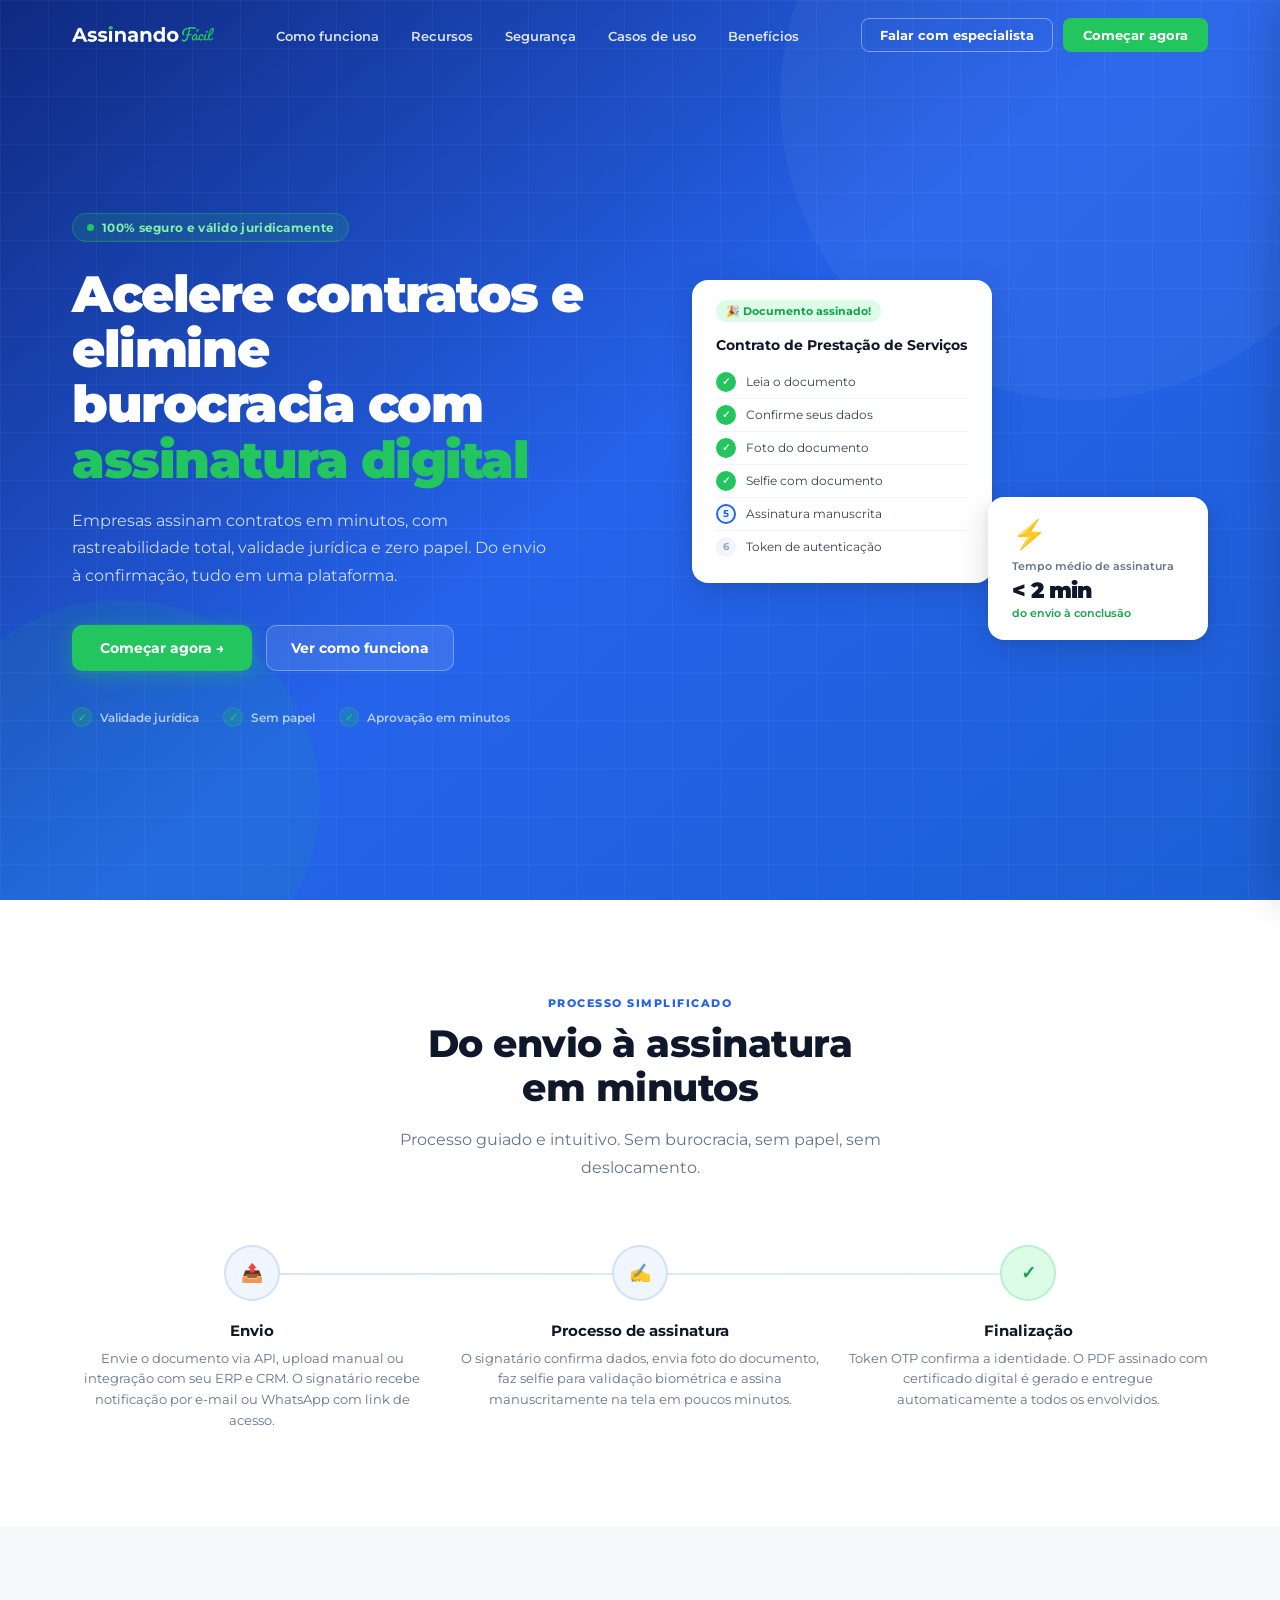
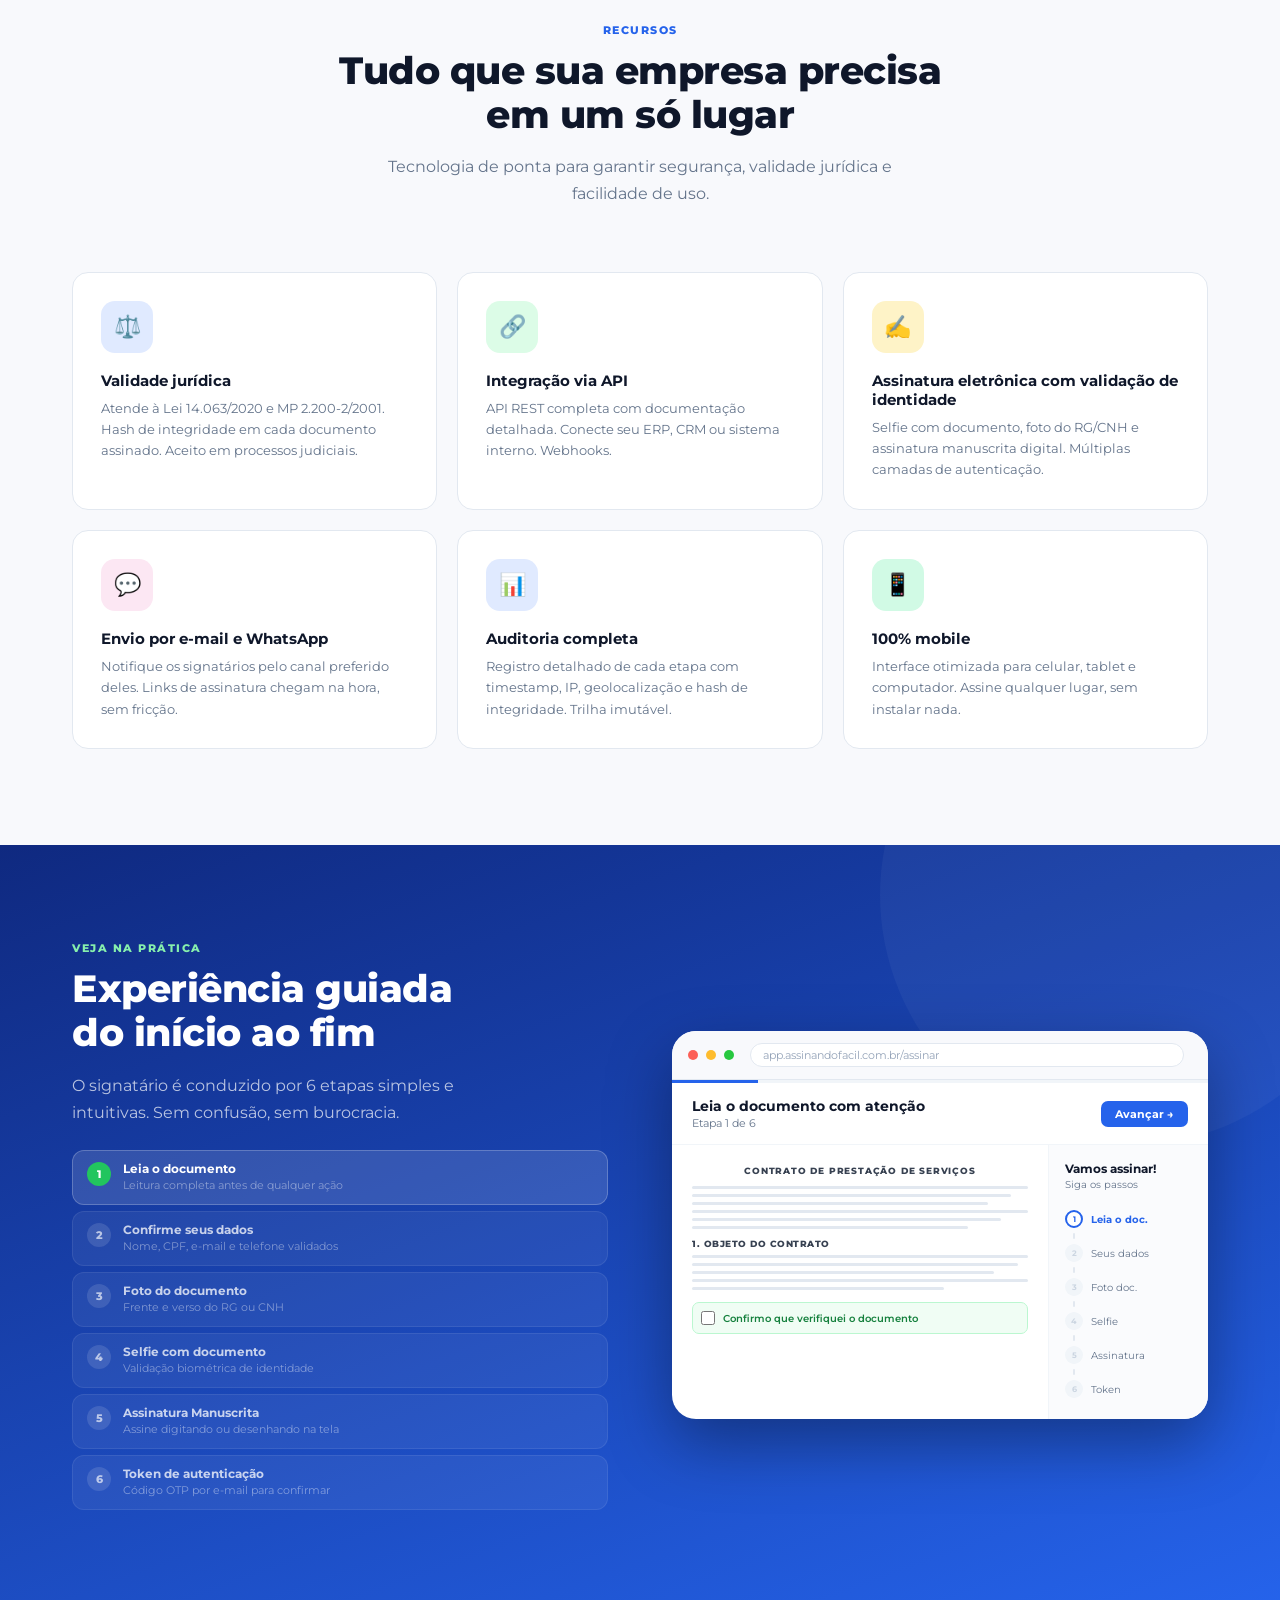
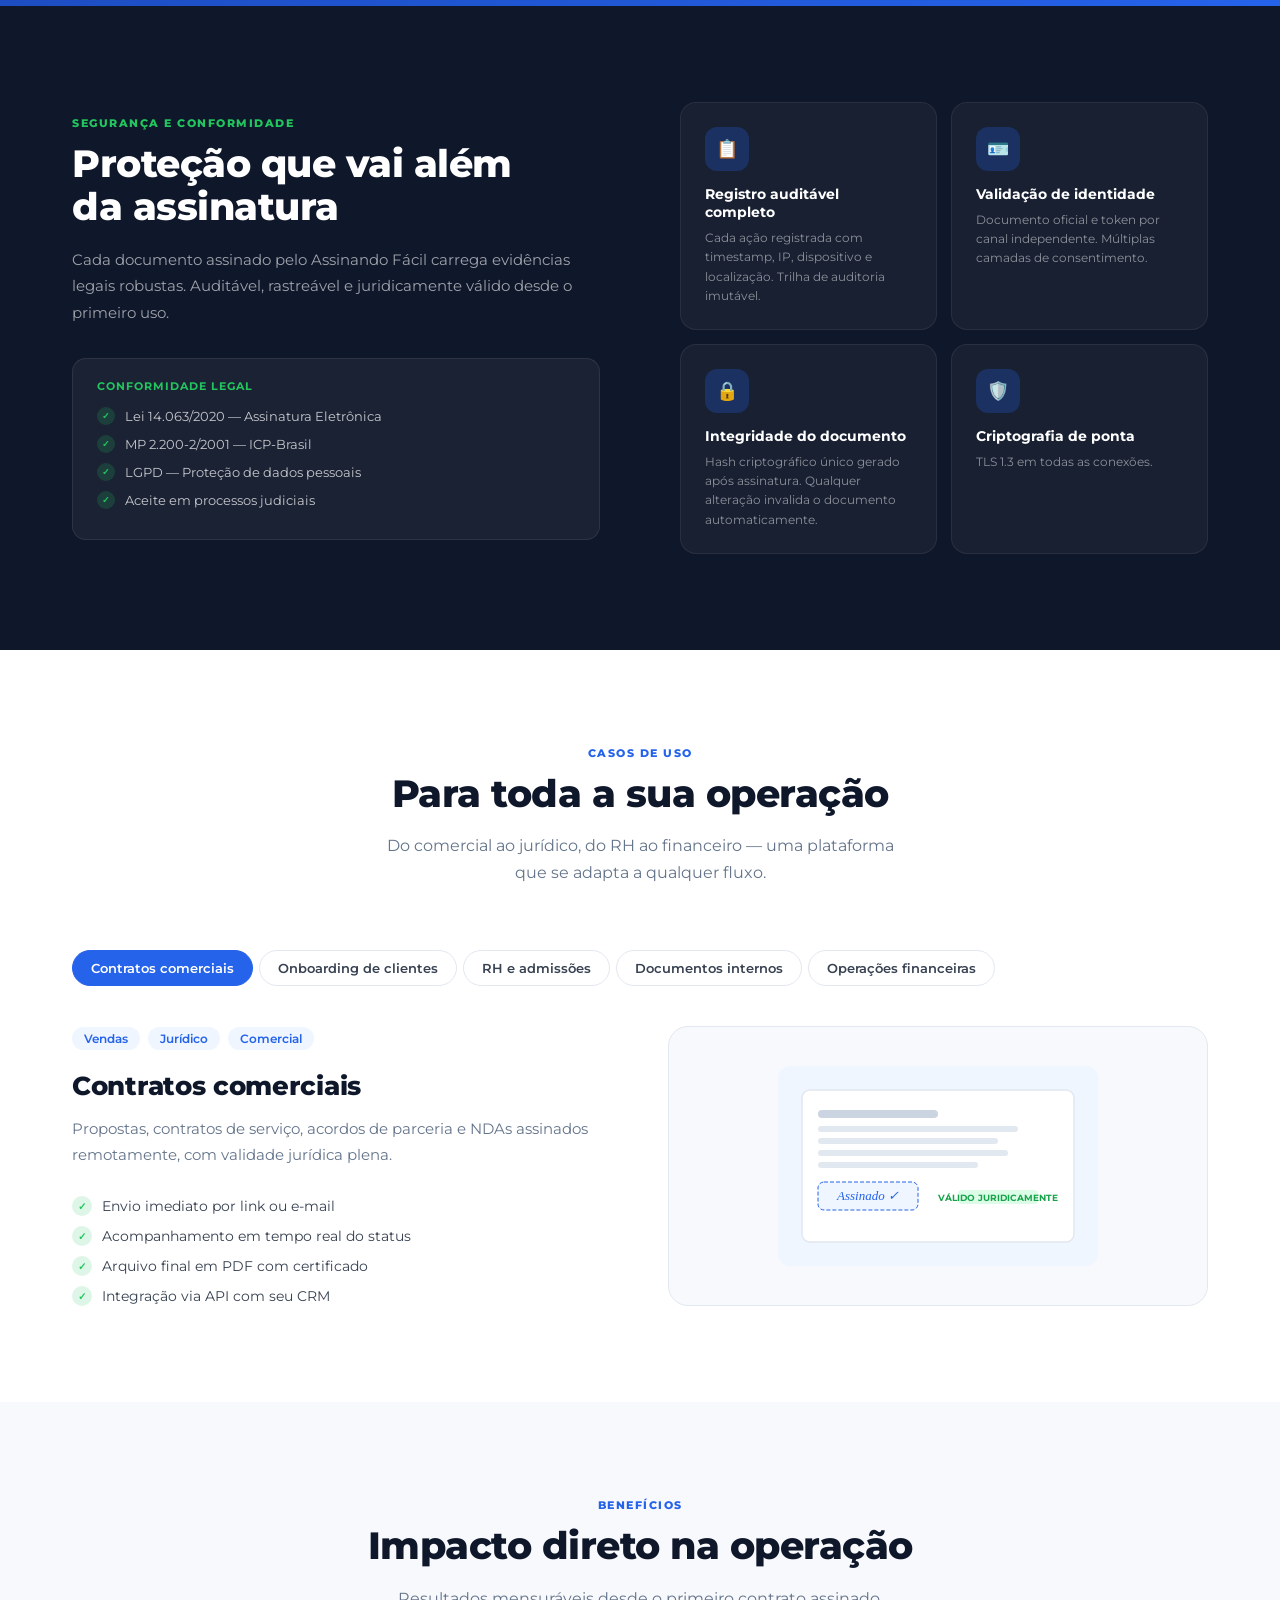
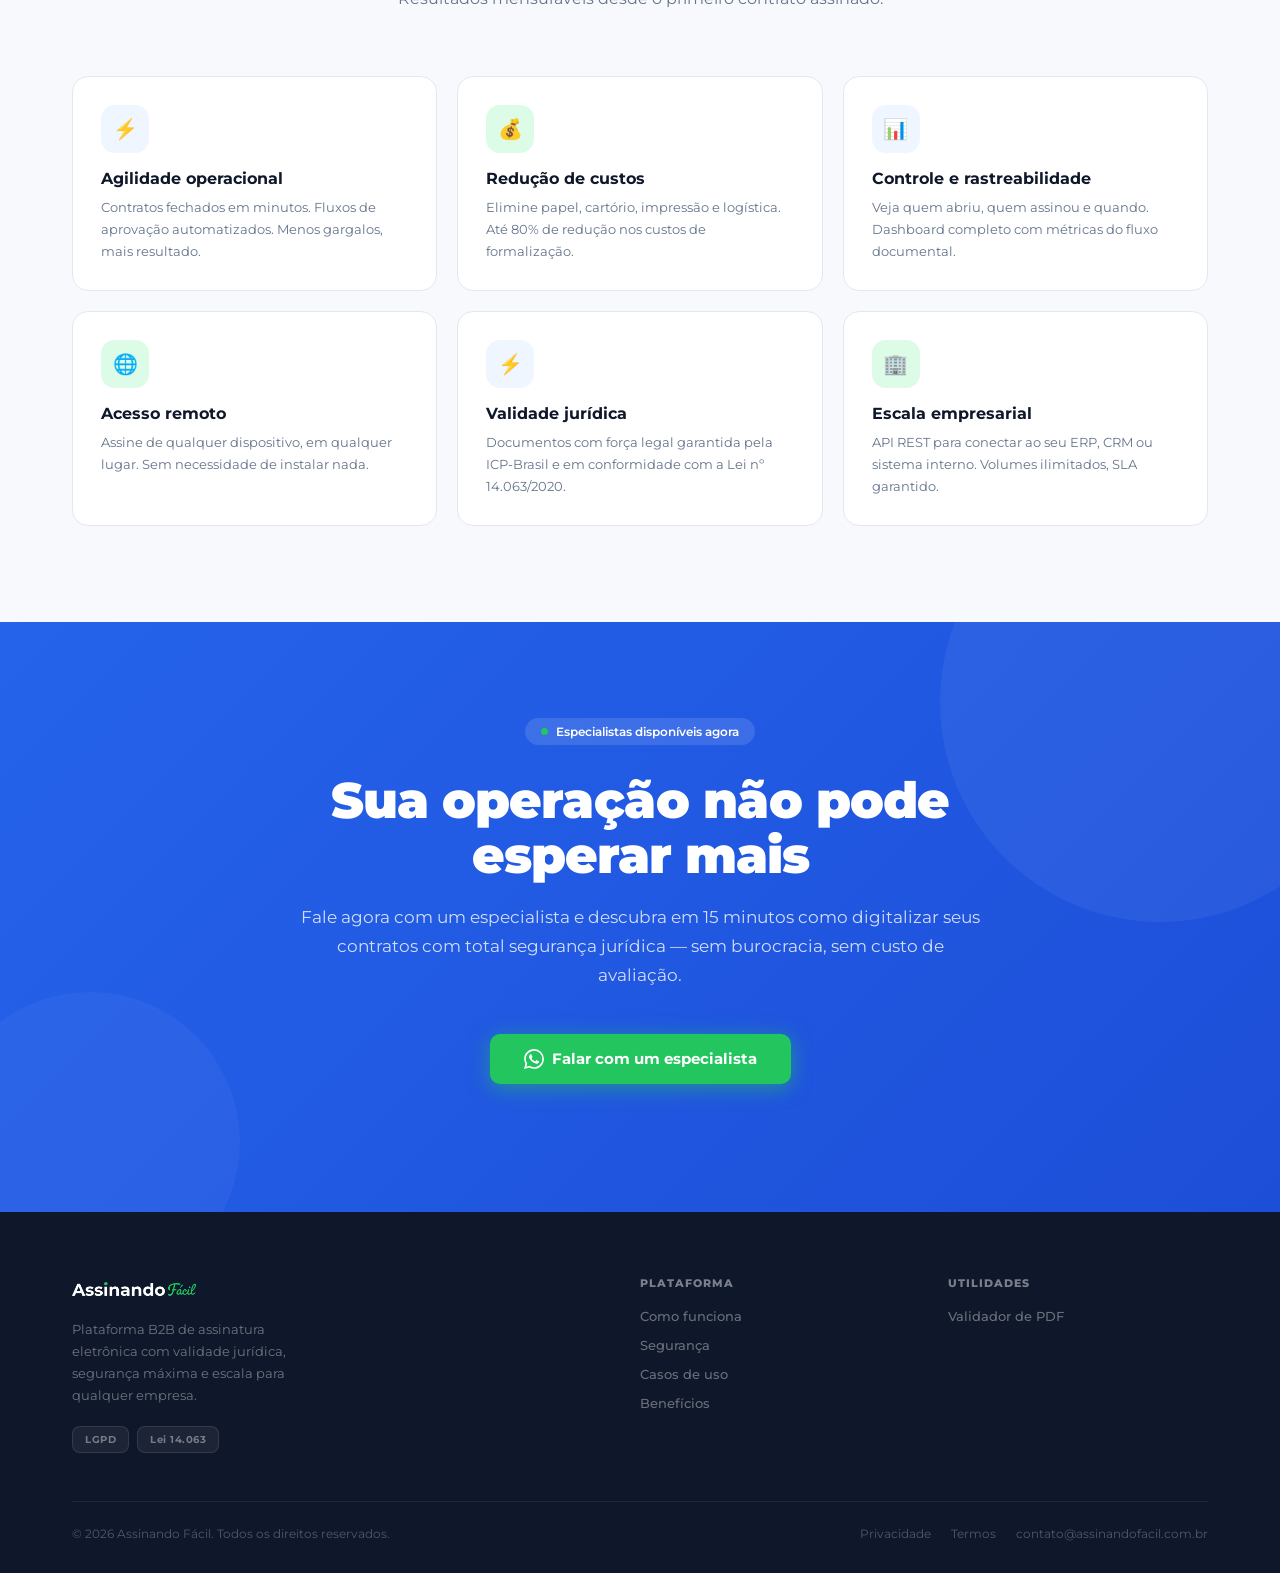
<file: index.html>
<!DOCTYPE html>
<html lang="pt-BR">
<head>
  <meta charset="UTF-8">
  <meta name="viewport" content="width=device-width, initial-scale=1.0">
  <title>Assinando Fácil — Assinatura Eletrônica com Validade Jurídica</title>
  <link rel="preconnect" href="https://fonts.googleapis.com">
  <link href="https://fonts.googleapis.com/css2?family=Montserrat:wght@400;500;600;700;800;900&family=Dancing+Script:wght@700&display=swap" rel="stylesheet">
  <link rel="apple-touch-icon" sizes="57x57" href="img/icons/apple-icon-57x57.png">
  <link rel="apple-touch-icon" sizes="60x60" href="img/icons/apple-icon-60x60.png">
  <link rel="apple-touch-icon" sizes="72x72" href="img/icons/apple-icon-72x72.png">
  <link rel="apple-touch-icon" sizes="76x76" href="img/icons/apple-icon-76x76.png">
  <link rel="apple-touch-icon" sizes="114x114" href="img/icons/apple-icon-114x114.png">
  <link rel="apple-touch-icon" sizes="120x120" href="img/icons/apple-icon-120x120.png">
  <link rel="apple-touch-icon" sizes="144x144" href="img/icons/apple-icon-144x144.png">
  <link rel="apple-touch-icon" sizes="152x152" href="img/icons/apple-icon-152x152.png">
  <link rel="apple-touch-icon" sizes="180x180" href="img/icons/apple-icon-180x180.png">
  <link rel="icon" type="image/png" sizes="192x192" href="img/icons/android-icon-192x192.png">
  <link rel="icon" type="image/png" sizes="32x32" href="img/icons/favicon-32x32.png">
  <link rel="icon" type="image/png" sizes="96x96" href="img/icons/favicon-96x96.png">
  <link rel="icon" type="image/png" sizes="16x16" href="img/icons/favicon-16x16.png">
  <link rel="shortcut icon" href="img/icons/favicon.ico">
  <link rel="manifest" href="manifest.json">
  <meta name="msapplication-TileColor" content="#ffffff">
  <meta name="msapplication-TileImage" content="img/icons/ms-icon-144x144.png">
  <meta name="theme-color" content="#ffffff">
  <link rel="stylesheet" href="css/styles.css">
</head>
<body>

<!-- NAVBAR -->
<nav id="navbar">
  <div class="container">
    <div class="nav-inner">
      <a href="#" class="nav-logo">
        <img src="img/logo-branco.png" alt="Assinando Fácil" id="nav-logo-img">
      </a>
      <ul class="nav-links">
        <li><a href="#how-it-works">Como funciona</a></li>
        <li><a href="#features">Recursos</a></li>
        <li><a href="#security">Segurança</a></li>
        <li><a href="#use-cases">Casos de uso</a></li>
        <li><a href="#benefits">Benefícios</a></li>
      </ul>
      <div class="nav-actions">
        <a href="https://api.whatsapp.com/send/?phone=5544991230976" target="_blank" rel="noopener" class="btn-nav-login">Falar com especialista</a>
        <a href="#cta" class="btn-nav-cta">Começar agora</a>
      </div>
      <button class="nav-hamburger" id="nav-hamburger" aria-label="Menu" aria-expanded="false">
        <span></span><span></span><span></span>
      </button>
    </div>
  </div>
</nav>

<!-- MOBILE MENU -->
<div class="mobile-menu" id="mobile-menu" aria-hidden="true">
  <ul class="mobile-menu-links">
    <li><a href="#how-it-works">Como funciona</a></li>
    <li><a href="#features">Recursos</a></li>
    <li><a href="#security">Segurança</a></li>
    <li><a href="#use-cases">Casos de uso</a></li>
    <li><a href="#benefits">Benefícios</a></li>
  </ul>
  <div class="mobile-menu-actions">
    <a href="https://api.whatsapp.com/send/?phone=5544991230976" target="_blank" rel="noopener" class="mobile-menu-btn-wpp">
      <svg xmlns="http://www.w3.org/2000/svg" width="18" height="18" viewBox="0 0 24 24" fill="currentColor"><path d="M17.472 14.382c-.297-.149-1.758-.867-2.03-.967-.273-.099-.471-.148-.67.15-.197.297-.767.966-.94 1.164-.173.199-.347.223-.644.075-.297-.15-1.255-.463-2.39-1.475-.883-.788-1.48-1.761-1.653-2.059-.173-.297-.018-.458.13-.606.134-.133.298-.347.446-.52.149-.174.198-.298.298-.497.099-.198.05-.371-.025-.52-.075-.149-.669-1.612-.916-2.207-.242-.579-.487-.5-.669-.51-.173-.008-.371-.01-.57-.01-.198 0-.52.074-.792.372-.272.297-1.04 1.016-1.04 2.479 0 1.462 1.065 2.875 1.213 3.074.149.198 2.096 3.2 5.077 4.487.709.306 1.262.489 1.694.625.712.227 1.36.195 1.871.118.571-.085 1.758-.719 2.006-1.413.248-.694.248-1.289.173-1.413-.074-.124-.272-.198-.57-.347m-5.421 7.403h-.004a9.87 9.87 0 01-5.031-1.378l-.361-.214-3.741.982.998-3.648-.235-.374a9.86 9.86 0 01-1.51-5.26c.001-5.45 4.436-9.884 9.888-9.884 2.64 0 5.122 1.03 6.988 2.898a9.825 9.825 0 012.893 6.994c-.003 5.45-4.437 9.884-9.885 9.884m8.413-18.297A11.815 11.815 0 0012.05 0C5.495 0 .16 5.335.157 11.892c0 2.096.547 4.142 1.588 5.945L.057 24l6.305-1.654a11.882 11.882 0 005.683 1.448h.005c6.554 0 11.89-5.335 11.893-11.893a11.821 11.821 0 00-3.48-8.413z"/></svg>
      Falar com especialista
    </a>
    <a href="#cta" class="mobile-menu-btn-cta">Começar agora</a>
  </div>
</div>
<div class="mobile-menu-overlay" id="mobile-menu-overlay"></div>

<!-- HERO -->
<section id="hero">
  <div class="hero-bg-grid"></div>
  <div class="hero-bg-circle hero-bg-c1"></div>
  <div class="hero-bg-circle hero-bg-c2"></div>
  <div class="container">
    <div class="hero-inner">
      <div class="hero-content">
        <div class="hero-badge animate-fade-up">
          <span class="hero-badge-dot"></span>
          100% seguro e válido juridicamente
        </div>
        <h1 class="hero-title animate-fade-up delay-1">
          Acelere contratos e elimine<br>burocracia com <em>assinatura digital</em>
        </h1>
        <p class="hero-desc animate-fade-up delay-2">
          Empresas assinam contratos em minutos, com rastreabilidade total, validade jurídica e zero papel. Do envio à confirmação, tudo em uma plataforma.
        </p>
        <div class="hero-actions animate-fade-up delay-3">
          <a href="#cta" class="btn-hero-primary">Começar agora →</a>
          <a href="#demo" class="btn-hero-outline">Ver como funciona</a>
        </div>
        <div class="hero-trust animate-fade-up delay-4">
          <div class="hero-trust-item"><div class="hero-trust-icon">✓</div>Validade jurídica</div>
          <div class="hero-trust-item"><div class="hero-trust-icon">✓</div>Sem papel</div>
          <div class="hero-trust-item"><div class="hero-trust-icon">✓</div>Aprovação em minutos</div>
        </div>
      </div>
      <div class="hero-visual animate-fade-up delay-3">
        <div class="hero-card hero-card-main">
          <div class="hero-card-badge">🎉 Documento assinado!</div>
          <div class="hero-card-title">Contrato de Prestação de Serviços</div>
          <div class="hero-card-step"><div class="step-check done">✓</div>Leia o documento</div>
          <div class="hero-card-step"><div class="step-check done">✓</div>Confirme seus dados</div>
          <div class="hero-card-step"><div class="step-check done">✓</div>Foto do documento</div>
          <div class="hero-card-step"><div class="step-check done">✓</div>Selfie com documento</div>
          <div class="hero-card-step"><div class="step-check active">5</div>Assinatura manuscrita</div>
          <div class="hero-card-step"><div class="step-check pending">6</div>Token de autenticação</div>
        </div>
        <div class="hero-card hero-card-sm">
          <div class="hero-card-sm-icon">⚡</div>
          <div class="hero-card-sm-label">Tempo médio de assinatura</div>
          <div class="hero-card-sm-val">< 2 min</div>
          <div class="hero-card-sm-sub">do envio à conclusão</div>
        </div>
      </div>
    </div>
  </div>
</section>

<!-- HOW IT WORKS -->
<section id="how-it-works">
  <div class="container">
    <div class="section-header centered">
      <p class="section-eyebrow reveal">Processo simplificado</p>
      <h2 class="section-title reveal reveal-delay-1">Do envio à assinatura<br>em minutos</h2>
      <p class="section-desc reveal reveal-delay-2">Processo guiado e intuitivo. Sem burocracia, sem papel, sem deslocamento.</p>
    </div>
    <div class="steps-grid">
      <div class="step-item reveal">
        <div class="step-num-wrap"><div class="step-num">📤</div></div>
        <h3 class="step-title">Envio</h3>
        <p class="step-desc">Envie o documento via API, upload manual ou integração com seu ERP e CRM. O signatário recebe notificação por e-mail ou WhatsApp com link de acesso.</p>
      </div>
      <div class="step-item reveal reveal-delay-1">
        <div class="step-num-wrap"><div class="step-num">✍️</div></div>
        <h3 class="step-title">Processo de assinatura</h3>
        <p class="step-desc">O signatário confirma dados, envia foto do documento, faz selfie para validação biométrica e assina manuscritamente na tela em poucos minutos.</p>
      </div>
      <div class="step-item reveal reveal-delay-2">
        <div class="step-num-wrap"><div class="step-num success">✓</div></div>
        <h3 class="step-title">Finalização</h3>
        <p class="step-desc">Token OTP confirma a identidade. O PDF assinado com certificado digital é gerado e entregue automaticamente a todos os envolvidos.</p>
      </div>
    </div>
  </div>
</section>

<!-- FEATURES -->
<section id="features">
  <div class="container">
    <div class="section-header centered">
      <p class="section-eyebrow reveal">Recursos</p>
      <h2 class="section-title reveal reveal-delay-1">Tudo que sua empresa precisa<br>em um só lugar</h2>
      <p class="section-desc reveal reveal-delay-2">Tecnologia de ponta para garantir segurança, validade jurídica e facilidade de uso.</p>
    </div>
    <div class="features-grid">
      <div class="feature-card reveal">
        <div class="feature-icon-wrap" style="background:#e0eaff">⚖️</div>
        <h3 class="feature-title">Validade jurídica</h3>
        <p class="feature-desc">Atende à Lei 14.063/2020 e MP 2.200-2/2001. Hash de integridade em cada documento assinado. Aceito em processos judiciais.</p>
      </div>
      <div class="feature-card reveal reveal-delay-1">
        <div class="feature-icon-wrap" style="background:#dcfce7">🔗</div>
        <h3 class="feature-title">Integração via API</h3>
        <p class="feature-desc">API REST completa com documentação detalhada. Conecte seu ERP, CRM ou sistema interno. Webhooks.</p>
      </div>
      <div class="feature-card reveal reveal-delay-2">
        <div class="feature-icon-wrap" style="background:#fef3c7">✍️</div>
        <h3 class="feature-title">Assinatura eletrônica com validação de identidade</h3>
        <p class="feature-desc">Selfie com documento, foto do RG/CNH e assinatura manuscrita digital. Múltiplas camadas de autenticação.</p>
      </div>
      <div class="feature-card reveal reveal-delay-1">
        <div class="feature-icon-wrap" style="background:#fce7f3">💬</div>
        <h3 class="feature-title">Envio por e-mail e WhatsApp</h3>
        <p class="feature-desc">Notifique os signatários pelo canal preferido deles. Links de assinatura chegam na hora, sem fricção.</p>
      </div>
      <div class="feature-card reveal reveal-delay-2">
        <div class="feature-icon-wrap" style="background:#e0eaff">📊</div>
        <h3 class="feature-title">Auditoria completa</h3>
        <p class="feature-desc">Registro detalhado de cada etapa com timestamp, IP, geolocalização e hash de integridade. Trilha imutável.</p>
      </div>
      <div class="feature-card reveal reveal-delay-3">
        <div class="feature-icon-wrap" style="background:#d1fae5">📱</div>
        <h3 class="feature-title">100% mobile</h3>
        <p class="feature-desc">Interface otimizada para celular, tablet e computador. Assine qualquer lugar, sem instalar nada.</p>
      </div>
    </div>
  </div>
</section>

<!-- DEMO -->
<section id="demo">
  <div class="container">
    <div class="demo-inner">
      <div class="demo-left reveal">
        <p class="section-eyebrow">Veja na prática</p>
        <h2 class="section-title">Experiência guiada<br>do início ao fim</h2>
        <p class="section-desc">O signatário é conduzido por 6 etapas simples e intuitivas. Sem confusão, sem burocracia.</p>
        <div class="demo-steps">
          <button class="demo-step-btn active" data-step="0">
            <div class="demo-step-num-badge">1</div>
            <div><div class="demo-step-btn-title">Leia o documento</div><div class="demo-step-btn-desc">Leitura completa antes de qualquer ação</div></div>
          </button>
          <button class="demo-step-btn" data-step="1">
            <div class="demo-step-num-badge">2</div>
            <div><div class="demo-step-btn-title">Confirme seus dados</div><div class="demo-step-btn-desc">Nome, CPF, e-mail e telefone validados</div></div>
          </button>
          <button class="demo-step-btn" data-step="2">
            <div class="demo-step-num-badge">3</div>
            <div><div class="demo-step-btn-title">Foto do documento</div><div class="demo-step-btn-desc">Frente e verso do RG ou CNH</div></div>
          </button>
          <button class="demo-step-btn" data-step="3">
            <div class="demo-step-num-badge">4</div>
            <div><div class="demo-step-btn-title">Selfie com documento</div><div class="demo-step-btn-desc">Validação biométrica de identidade</div></div>
          </button>
          <button class="demo-step-btn" data-step="4">
            <div class="demo-step-num-badge">5</div>
            <div><div class="demo-step-btn-title">Assinatura Manuscrita</div><div class="demo-step-btn-desc">Assine digitando ou desenhando na tela</div></div>
          </button>
          <button class="demo-step-btn" data-step="5">
            <div class="demo-step-num-badge">6</div>
            <div><div class="demo-step-btn-title">Token de autenticação</div><div class="demo-step-btn-desc">Código OTP por e-mail para confirmar</div></div>
          </button>
        </div>
      </div>

      <div class="demo-mockup reveal reveal-delay-2">
        <div class="mockup-topbar">
          <div class="mockup-dot" style="background:#FC5F57"></div>
          <div class="mockup-dot" style="background:#FEBC2E"></div>
          <div class="mockup-dot" style="background:#28C840"></div>
          <div class="mockup-title-bar">app.assinandofacil.com.br/assinar</div>
        </div>
        <div>
          <div class="mockup-progress"><div class="mockup-progress-fill" id="demo-progress" style="width:16%"></div></div>
          <div class="mockup-header">
            <div>
              <div class="mockup-step-title" id="demo-title">Leia o documento com atenção</div>
              <div class="mockup-step-sub" id="demo-sub">Etapa 1 de 6</div>
            </div>
            <div style="display:flex;gap:8px;align-items:center">
              <button id="demo-back" style="display:none;padding:6px 12px;border:1px solid #e2e8f0;border-radius:7px;font-size:11px;font-weight:700;font-family:'Montserrat',sans-serif;cursor:pointer;background:white;color:#64748b">Voltar</button>
              <button id="demo-next" style="padding:6px 14px;background:#2563EB;color:white;border:none;border-radius:7px;font-size:11px;font-weight:700;font-family:'Montserrat',sans-serif;cursor:pointer">Avançar →</button>
            </div>
          </div>

          <!-- SCREEN 1: Leia o documento -->
          <div class="mockup-screen active" id="screen-0">
            <div class="mockup-main">
              <div style="font-size:9px;font-weight:800;color:#374151;margin-bottom:10px;text-transform:uppercase;letter-spacing:0.8px;text-align:center">CONTRATO DE PRESTAÇÃO DE SERVIÇOS</div>
              <div class="doc-line" style="width:100%"></div><div class="doc-line" style="width:95%"></div><div class="doc-line" style="width:88%"></div><div class="doc-line" style="width:100%"></div><div class="doc-line" style="width:92%"></div><div class="doc-line" style="width:82%"></div>
              <div style="font-size:9px;font-weight:800;color:#374151;margin:9px 0 6px;text-transform:uppercase;letter-spacing:0.5px">1. OBJETO DO CONTRATO</div>
              <div class="doc-line" style="width:100%"></div><div class="doc-line" style="width:97%"></div><div class="doc-line" style="width:90%"></div><div class="doc-line" style="width:100%"></div><div class="doc-line" style="width:75%"></div>
              <div style="margin-top:12px;display:flex;align-items:center;gap:8px;padding:8px;background:#f0fdf4;border-radius:7px;border:1px solid #bbf7d0">
                <input type="checkbox" style="width:14px;height:14px;accent-color:#22C55E;flex-shrink:0" id="doc-check">
                <span style="font-size:10px;color:#15803d;font-weight:600">Confirmo que verifiquei o documento</span>
              </div>
            </div>
            <div class="mockup-sidebar">
              <div class="mockup-sidebar-title">Vamos assinar!</div>
              <div class="mockup-sidebar-sub">Siga os passos</div>
              <div class="mockup-step-item"><div class="mockup-step-dot active">1</div><div class="mockup-step-label active">Leia o doc.</div></div>
              <div class="mockup-step-connector"></div>
              <div class="mockup-step-item"><div class="mockup-step-dot pending">2</div><div class="mockup-step-label pending">Seus dados</div></div>
              <div class="mockup-step-connector"></div>
              <div class="mockup-step-item"><div class="mockup-step-dot pending">3</div><div class="mockup-step-label pending">Foto doc.</div></div>
              <div class="mockup-step-connector"></div>
              <div class="mockup-step-item"><div class="mockup-step-dot pending">4</div><div class="mockup-step-label pending">Selfie</div></div>
              <div class="mockup-step-connector"></div>
              <div class="mockup-step-item"><div class="mockup-step-dot pending">5</div><div class="mockup-step-label pending">Assinatura</div></div>
              <div class="mockup-step-connector"></div>
              <div class="mockup-step-item"><div class="mockup-step-dot pending">6</div><div class="mockup-step-label pending">Token</div></div>
            </div>
          </div>

          <!-- SCREEN 2: Confirme seus dados -->
          <div class="mockup-screen" id="screen-1">
            <div class="mockup-main">
              <p style="font-size:10px;font-weight:700;color:#2563EB;margin-bottom:12px;text-align:center">Confirme seus dados para continuar com a assinatura</p>
              <div class="mform-group">
                <span class="mform-label">Nome</span>
                <div class="mform-input"><svg width="11" height="11" viewBox="0 0 24 24" fill="none"><circle cx="12" cy="8" r="4" stroke="#94a3b8" stroke-width="1.5"/><path d="M4 20c0-4 3.6-7 8-7s8 3 8 7" stroke="#94a3b8" stroke-width="1.5" stroke-linecap="round"/></svg>Emanuelly Isadora Beatriz de Paula</div>
              </div>
              <div class="mform-group">
                <span class="mform-label">CPF</span>
                <div class="mform-input"><svg width="11" height="11" viewBox="0 0 24 24" fill="none"><rect x="3" y="4" width="18" height="16" rx="2" stroke="#94a3b8" stroke-width="1.5"/><path d="M8 10h8M8 14h5" stroke="#94a3b8" stroke-width="1.5" stroke-linecap="round"/></svg>816.948.670-05</div>
              </div>
              <div class="mform-group">
                <span class="mform-label">E-mail</span>
                <div class="mform-input"><svg width="11" height="11" viewBox="0 0 24 24" fill="none"><rect x="2" y="5" width="20" height="14" rx="2" stroke="#94a3b8" stroke-width="1.5"/><path d="M2 8l10 7 10-7" stroke="#94a3b8" stroke-width="1.5"/></svg>emanuelly@assinandofacil.com</div>
              </div>
              <div class="mform-group">
                <span class="mform-label">Telefone</span>
                <div class="mform-input"><svg width="11" height="11" viewBox="0 0 24 24" fill="none"><rect x="6" y="2" width="12" height="20" rx="3" stroke="#94a3b8" stroke-width="1.5"/><circle cx="12" cy="18" r="1" fill="#94a3b8"/></svg>(44) 99000 1239</div>
              </div>
              <div style="display:flex;align-items:center;gap:7px;margin-top:4px">
                <input type="checkbox" style="width:13px;height:13px;accent-color:#22C55E;flex-shrink:0">
                <span style="font-size:10px;color:#374151;font-weight:600">Declaro que meus dados estão corretos</span>
              </div>
            </div>
            <div class="mockup-sidebar">
              <div class="mockup-sidebar-title">Vamos assinar!</div>
              <div class="mockup-sidebar-sub">Siga os passos</div>
              <div class="mockup-step-item"><div class="mockup-step-dot done">✓</div><div class="mockup-step-label done">Leia o doc.</div></div>
              <div class="mockup-step-connector done"></div>
              <div class="mockup-step-item"><div class="mockup-step-dot active">2</div><div class="mockup-step-label active">Seus dados</div></div>
              <div class="mockup-step-connector"></div>
              <div class="mockup-step-item"><div class="mockup-step-dot pending">3</div><div class="mockup-step-label pending">Foto doc.</div></div>
              <div class="mockup-step-connector"></div>
              <div class="mockup-step-item"><div class="mockup-step-dot pending">4</div><div class="mockup-step-label pending">Selfie</div></div>
              <div class="mockup-step-connector"></div>
              <div class="mockup-step-item"><div class="mockup-step-dot pending">5</div><div class="mockup-step-label pending">Assinatura</div></div>
              <div class="mockup-step-connector"></div>
              <div class="mockup-step-item"><div class="mockup-step-dot pending">6</div><div class="mockup-step-label pending">Token</div></div>
            </div>
          </div>

          <!-- SCREEN 3: Foto do documento -->
          <div class="mockup-screen" id="screen-2">
            <div class="mockup-main">
              <p style="font-size:10px;font-weight:700;color:#2563EB;margin-bottom:2px;text-align:center">Envie uma foto frente e verso do seu documento</p>
              <p style="font-size:9px;color:#22C55E;font-weight:600;margin-bottom:10px;text-align:center">✓ Documento inteiro &nbsp;✓ Sem reflexos &nbsp;✓ Texto legível</p>
              <div class="card-illus-wrap">
                <div class="card-illus">
                  <div class="card-illus-label">Frente *</div>
                  <svg viewBox="0 0 120 80" width="100%" xmlns="http://www.w3.org/2000/svg">
                    <rect x="1" y="1" width="118" height="78" rx="5" fill="#f0fdf4" stroke="#22C55E" stroke-width="1.5"/>
                    <rect x="7" y="9" width="30" height="40" rx="2" fill="#dcfce7"/>
                    <circle cx="22" cy="20" r="7" fill="#4ade80" opacity=".7"/>
                    <path d="M10 44 Q22 34 34 44" fill="#4ade80" opacity=".6"/>
                    <rect x="45" y="13" width="66" height="4" rx="2" fill="#dcfce7"/>
                    <rect x="45" y="22" width="52" height="3" rx="1.5" fill="#dcfce7"/>
                    <rect x="45" y="30" width="58" height="3" rx="1.5" fill="#dcfce7"/>
                    <rect x="45" y="38" width="42" height="3" rx="1.5" fill="#dcfce7"/>
                    <circle cx="20" cy="64" r="6" fill="none" stroke="#4ade80" stroke-width="1.5"/>
                    <circle cx="20" cy="64" r="3.5" fill="none" stroke="#4ade80" stroke-width="1.2"/>
                    <circle cx="20" cy="64" r="1.2" fill="#4ade80"/>
                    <path d="M40 64 Q52 58 64 64 Q72 68 80 64" stroke="#374151" stroke-width="1.5" fill="none" stroke-linecap="round"/>
                  </svg>
                  <button class="card-illus-btn">TIRAR FOTO</button>
                </div>
                <div class="card-illus">
                  <div class="card-illus-label">Verso *</div>
                  <svg viewBox="0 0 120 80" width="100%" xmlns="http://www.w3.org/2000/svg">
                    <rect x="1" y="1" width="118" height="78" rx="5" fill="#f0fdf4" stroke="#22C55E" stroke-width="1.5"/>
                    <rect x="7" y="9" width="106" height="4" rx="2" fill="#dcfce7"/>
                    <rect x="7" y="18" width="90" height="3" rx="1.5" fill="#dcfce7"/>
                    <rect x="7" y="26" width="96" height="3" rx="1.5" fill="#dcfce7"/>
                    <rect x="7" y="34" width="76" height="3" rx="1.5" fill="#dcfce7"/>
                    <rect x="7" y="48" width="3" height="20" fill="#4ade80" opacity=".8"/>
                    <rect x="12" y="48" width="2" height="20" fill="#4ade80" opacity=".8"/>
                    <rect x="16" y="48" width="4" height="20" fill="#4ade80" opacity=".8"/>
                    <rect x="22" y="48" width="2" height="20" fill="#4ade80" opacity=".8"/>
                    <rect x="26" y="48" width="3" height="20" fill="#4ade80" opacity=".8"/>
                    <rect x="31" y="48" width="1" height="20" fill="#4ade80" opacity=".8"/>
                    <rect x="34" y="48" width="4" height="20" fill="#4ade80" opacity=".8"/>
                    <rect x="40" y="48" width="2" height="20" fill="#4ade80" opacity=".8"/>
                    <rect x="44" y="48" width="3" height="20" fill="#4ade80" opacity=".8"/>
                    <rect x="91" y="46" width="22" height="22" rx="2" fill="none" stroke="#4ade80" stroke-width="1.5"/>
                    <rect x="94" y="49" width="7" height="7" rx="1" fill="#4ade80" opacity=".7"/>
                    <rect x="104" y="49" width="7" height="7" rx="1" fill="#4ade80" opacity=".7"/>
                    <rect x="94" y="59" width="7" height="7" rx="1" fill="#4ade80" opacity=".7"/>
                    <rect x="104" y="57" width="3" height="3" fill="#4ade80" opacity=".7"/>
                    <rect x="108" y="61" width="3" height="3" fill="#4ade80" opacity=".7"/>
                  </svg>
                  <button class="card-illus-btn">TIRAR FOTO</button>
                </div>
              </div>
            </div>
            <div class="mockup-sidebar">
              <div class="mockup-sidebar-title">Vamos assinar!</div>
              <div class="mockup-sidebar-sub">Siga os passos</div>
              <div class="mockup-step-item"><div class="mockup-step-dot done">✓</div><div class="mockup-step-label done">Leia o doc.</div></div>
              <div class="mockup-step-connector done"></div>
              <div class="mockup-step-item"><div class="mockup-step-dot done">✓</div><div class="mockup-step-label done">Seus dados</div></div>
              <div class="mockup-step-connector done"></div>
              <div class="mockup-step-item"><div class="mockup-step-dot active">3</div><div class="mockup-step-label active">Foto doc.</div></div>
              <div class="mockup-step-connector"></div>
              <div class="mockup-step-item"><div class="mockup-step-dot pending">4</div><div class="mockup-step-label pending">Selfie</div></div>
              <div class="mockup-step-connector"></div>
              <div class="mockup-step-item"><div class="mockup-step-dot pending">5</div><div class="mockup-step-label pending">Assinatura</div></div>
              <div class="mockup-step-connector"></div>
              <div class="mockup-step-item"><div class="mockup-step-dot pending">6</div><div class="mockup-step-label pending">Token</div></div>
            </div>
          </div>

          <!-- SCREEN 4: Selfie com o documento -->
          <div class="mockup-screen" id="screen-3">
            <div class="mockup-main" style="display:flex;flex-direction:column;align-items:center;text-align:center;padding-top:10px">
              <p style="font-size:10px;font-weight:700;color:#2563EB;margin-bottom:2px">Envie uma foto segurando o documento</p>
              <p style="font-size:9px;color:#22C55E;font-weight:600;margin-bottom:8px">✓ Documento visível &nbsp;✓ Não cubra o rosto</p>
              <svg viewBox="0 0 180 130" width="148" xmlns="http://www.w3.org/2000/svg">
                <ellipse cx="90" cy="42" rx="22" ry="24" fill="#fed7aa"/>
                <path d="M69 36 Q72 18 90 16 Q108 18 111 36 Q106 24 90 22 Q74 24 69 36z" fill="#92400e"/>
                <ellipse cx="83" cy="40" rx="2.5" ry="3" fill="#1F2937"/>
                <ellipse cx="97" cy="40" rx="2.5" ry="3" fill="#1F2937"/>
                <path d="M86 52 Q90 57 94 52" stroke="#c2410c" stroke-width="1.5" fill="none" stroke-linecap="round"/>
                <path d="M62 90 Q66 70 90 68 Q114 70 118 90 L122 124 L58 124z" fill="#60a5fa"/>
                <path d="M62 90 Q46 96 42 110 L52 118 Q56 102 64 96z" fill="#fed7aa"/>
                <rect x="24" y="103" width="30" height="22" rx="3" fill="#f0fdf4" stroke="#22C55E" stroke-width="1.5"/>
                <rect x="27" y="107" width="9" height="13" rx="1" fill="#dcfce7"/>
                <circle cx="31.5" cy="112" r="3" fill="#4ade80" opacity=".7"/>
                <path d="M27 117 Q31.5 113 36 117" fill="#4ade80" opacity=".6"/>
                <rect x="40" y="108" width="11" height="2" rx="1" fill="#dcfce7"/>
                <rect x="40" y="113" width="9" height="2" rx="1" fill="#dcfce7"/>
                <rect x="40" y="118" width="10" height="2" rx="1" fill="#dcfce7"/>
                <path d="M118 90 Q136 96 140 106 L134 116 Q128 104 122 96z" fill="#fed7aa"/>
                <rect x="134" y="70" width="20" height="36" rx="4" fill="#1F2937"/>
                <rect x="136" y="73" width="16" height="27" rx="2" fill="#dbeafe"/>
                <circle cx="144" cy="103" r="1.8" fill="#374151"/>
                <circle cx="68" cy="50" r="2.5" fill="#fed7aa"/>
                <circle cx="112" cy="50" r="2.5" fill="#fed7aa"/>
              </svg>
              <button style="margin-top:8px;padding:7px 20px;background:#2563EB;color:white;border:none;border-radius:7px;font-size:10px;font-weight:700;font-family:'Montserrat',sans-serif;cursor:pointer">TIRAR FOTO</button>
            </div>
            <div class="mockup-sidebar">
              <div class="mockup-sidebar-title">Vamos assinar!</div>
              <div class="mockup-sidebar-sub">Siga os passos</div>
              <div class="mockup-step-item"><div class="mockup-step-dot done">✓</div><div class="mockup-step-label done">Leia o doc.</div></div>
              <div class="mockup-step-connector done"></div>
              <div class="mockup-step-item"><div class="mockup-step-dot done">✓</div><div class="mockup-step-label done">Seus dados</div></div>
              <div class="mockup-step-connector done"></div>
              <div class="mockup-step-item"><div class="mockup-step-dot done">✓</div><div class="mockup-step-label done">Foto doc.</div></div>
              <div class="mockup-step-connector done"></div>
              <div class="mockup-step-item"><div class="mockup-step-dot active">4</div><div class="mockup-step-label active">Selfie</div></div>
              <div class="mockup-step-connector"></div>
              <div class="mockup-step-item"><div class="mockup-step-dot pending">5</div><div class="mockup-step-label pending">Assinatura</div></div>
              <div class="mockup-step-connector"></div>
              <div class="mockup-step-item"><div class="mockup-step-dot pending">6</div><div class="mockup-step-label pending">Token</div></div>
            </div>
          </div>

          <!-- SCREEN 5: Assinatura Manuscrita -->
          <div class="mockup-screen" id="screen-4">
            <div class="mockup-main">
              <p style="font-size:10px;color:#374151;margin-bottom:2px;font-weight:600">Você pode desenhar ou gerar automaticamente pelo nome</p>
              <p style="font-size:10px;color:#22C55E;margin-bottom:10px;font-weight:600">✓ A assinatura digital possui validade jurídica</p>
              <div style="display:flex;border-bottom:1.5px solid #e2e8f0;margin-bottom:10px">
                <button style="padding:6px 14px;border:none;background:none;font-family:'Montserrat',sans-serif;font-size:10px;font-weight:700;color:#2563EB;border-bottom:2.5px solid #2563EB;cursor:pointer;margin-bottom:-1.5px">DIGITAR</button>
                <button style="padding:6px 14px;border:none;background:none;font-family:'Montserrat',sans-serif;font-size:10px;font-weight:600;color:#919BAF;cursor:pointer">DESENHAR</button>
              </div>
              <div class="mform-group">
                <span class="mform-label">Nome *</span>
                <div class="mform-input"><svg width="11" height="11" viewBox="0 0 24 24" fill="none"><circle cx="12" cy="8" r="4" stroke="#94a3b8" stroke-width="1.5"/><path d="M4 20c0-4 3.6-7 8-7s8 3 8 7" stroke="#94a3b8" stroke-width="1.5" stroke-linecap="round"/></svg>Emanuelly Isadora Beatriz de Paula</div>
              </div>
              <div style="border:1.5px solid #e2e8f0;border-radius:8px;height:66px;display:flex;align-items:center;justify-content:center;background:#fafbfd;font-size:24px;color:#1F2937;font-family:'Dancing Script',Georgia,serif">Emanuelly Isadora Beatriz de Paula</div>
            </div>
            <div class="mockup-sidebar">
              <div class="mockup-sidebar-title">Vamos assinar!</div>
              <div class="mockup-sidebar-sub">Siga os passos</div>
              <div class="mockup-step-item"><div class="mockup-step-dot done">✓</div><div class="mockup-step-label done">Leia o doc.</div></div>
              <div class="mockup-step-connector done"></div>
              <div class="mockup-step-item"><div class="mockup-step-dot done">✓</div><div class="mockup-step-label done">Seus dados</div></div>
              <div class="mockup-step-connector done"></div>
              <div class="mockup-step-item"><div class="mockup-step-dot done">✓</div><div class="mockup-step-label done">Foto doc.</div></div>
              <div class="mockup-step-connector done"></div>
              <div class="mockup-step-item"><div class="mockup-step-dot done">✓</div><div class="mockup-step-label done">Selfie</div></div>
              <div class="mockup-step-connector done"></div>
              <div class="mockup-step-item"><div class="mockup-step-dot active">5</div><div class="mockup-step-label active">Assinatura</div></div>
              <div class="mockup-step-connector"></div>
              <div class="mockup-step-item"><div class="mockup-step-dot pending">6</div><div class="mockup-step-label pending">Token</div></div>
            </div>
          </div>

          <!-- SCREEN 6: Token de autenticação -->
          <div class="mockup-screen" id="screen-5">
            <div class="mockup-main" style="text-align:center;padding:14px 20px">
              <p style="font-size:10px;color:#374151;margin-bottom:2px;font-weight:600">Digite o código que enviamos para</p>
              <p style="font-size:11px;font-weight:700;color:#2563EB;margin-bottom:14px">emanuelly@assinandofacil.com</p>
              <div class="otp-inputs">
                <div class="otp-box"></div><div class="otp-box"></div><div class="otp-box"></div>
                <div class="otp-box"></div><div class="otp-box"></div><div class="otp-box"></div>
              </div>
              <p style="font-size:11px;color:#2563EB;font-weight:600;cursor:pointer">Reenviar token ›</p>
              <p style="font-size:10px;color:#94a3b8;margin-top:14px;line-height:1.6">Ao finalizar, você aceita nossos<br>Termos de Uso e Política de Privacidade.</p>
            </div>
            <div class="mockup-sidebar">
              <div class="mockup-sidebar-title">Vamos assinar!</div>
              <div class="mockup-sidebar-sub">Siga os passos</div>
              <div class="mockup-step-item"><div class="mockup-step-dot done">✓</div><div class="mockup-step-label done">Leia o doc.</div></div>
              <div class="mockup-step-connector done"></div>
              <div class="mockup-step-item"><div class="mockup-step-dot done">✓</div><div class="mockup-step-label done">Seus dados</div></div>
              <div class="mockup-step-connector done"></div>
              <div class="mockup-step-item"><div class="mockup-step-dot done">✓</div><div class="mockup-step-label done">Foto doc.</div></div>
              <div class="mockup-step-connector done"></div>
              <div class="mockup-step-item"><div class="mockup-step-dot done">✓</div><div class="mockup-step-label done">Selfie</div></div>
              <div class="mockup-step-connector done"></div>
              <div class="mockup-step-item"><div class="mockup-step-dot done">✓</div><div class="mockup-step-label done">Assinatura</div></div>
              <div class="mockup-step-connector done"></div>
              <div class="mockup-step-item"><div class="mockup-step-dot active">6</div><div class="mockup-step-label active">Token</div></div>
            </div>
          </div>
        </div>
      </div>
    </div>
  </div>
</section>

<!-- SECURITY -->
<section id="security">
  <div class="container">
    <div class="security-inner">
      <div class="reveal">
        <p class="security-eyebrow">Segurança e conformidade</p>
        <h2 class="security-title">Proteção que vai além<br>da assinatura</h2>
        <p class="security-desc">Cada documento assinado pelo Assinando Fácil carrega evidências legais robustas. Auditável, rastreável e juridicamente válido desde o primeiro uso.</p>
        <div class="compliance-box">
          <div class="compliance-title">Conformidade legal</div>
          <div class="compliance-item"><div class="compliance-check">✓</div><span class="compliance-text">Lei 14.063/2020 — Assinatura Eletrônica</span></div>
          <div class="compliance-item"><div class="compliance-check">✓</div><span class="compliance-text">MP 2.200-2/2001 — ICP-Brasil</span></div>
          <div class="compliance-item"><div class="compliance-check">✓</div><span class="compliance-text">LGPD — Proteção de dados pessoais</span></div>
          <div class="compliance-item"><div class="compliance-check">✓</div><span class="compliance-text">Aceite em processos judiciais</span></div>
        </div>
      </div>
      <div class="security-cards reveal reveal-delay-2">
        <div class="security-card">
          <div class="security-card-icon">📋</div>
          <div class="security-card-title">Registro auditável completo</div>
          <div class="security-card-desc">Cada ação registrada com timestamp, IP, dispositivo e localização. Trilha de auditoria imutável.</div>
        </div>
        <div class="security-card">
          <div class="security-card-icon">🪪</div>
          <div class="security-card-title">Validação de identidade</div>
          <div class="security-card-desc">Documento oficial e token por canal independente. Múltiplas camadas de consentimento.</div>
        </div>
        <div class="security-card">
          <div class="security-card-icon">🔒</div>
          <div class="security-card-title">Integridade do documento</div>
          <div class="security-card-desc">Hash criptográfico único gerado após assinatura. Qualquer alteração invalida o documento automaticamente.</div>
        </div>
        <div class="security-card">
          <div class="security-card-icon">🛡️</div>
          <div class="security-card-title">Criptografia de ponta</div>
          <div class="security-card-desc">TLS 1.3 em todas as conexões.</div>
        </div>
      </div>
    </div>
  </div>
</section>

<!-- USE CASES -->
<section id="use-cases">
  <div class="container">
    <div class="section-header centered">
      <p class="section-eyebrow reveal">Casos de uso</p>
      <h2 class="section-title reveal reveal-delay-1">Para toda a sua operação</h2>
      <p class="section-desc reveal reveal-delay-2">Do comercial ao jurídico, do RH ao financeiro — uma plataforma que se adapta a qualquer fluxo.</p>
    </div>
    <div class="use-cases-tabs reveal">
      <button class="use-case-tab active" onclick="switchCase(0)">Contratos comerciais</button>
      <button class="use-case-tab" onclick="switchCase(1)">Onboarding de clientes</button>
      <button class="use-case-tab" onclick="switchCase(2)">RH e admissões</button>
      <button class="use-case-tab" onclick="switchCase(3)">Documentos internos</button>
      <button class="use-case-tab" onclick="switchCase(4)">Operações financeiras</button>
    </div>
    <div class="use-case-panel active" id="case-0">
      <div>
        <div class="use-case-tags"><span class="use-case-tag">Vendas</span><span class="use-case-tag">Jurídico</span><span class="use-case-tag">Comercial</span></div>
        <h3 class="use-case-title">Contratos comerciais</h3>
        <p class="use-case-desc">Propostas, contratos de serviço, acordos de parceria e NDAs assinados remotamente, com validade jurídica plena.</p>
        <div class="use-case-features">
          <div class="use-case-feat"><div class="use-case-feat-check">✓</div>Envio imediato por link ou e-mail</div>
          <div class="use-case-feat"><div class="use-case-feat-check">✓</div>Acompanhamento em tempo real do status</div>
          <div class="use-case-feat"><div class="use-case-feat-check">✓</div>Arquivo final em PDF com certificado</div>
          <div class="use-case-feat"><div class="use-case-feat-check">✓</div>Integração via API com seu CRM</div>
        </div>
      </div>
      <div class="use-case-visual">
        <svg viewBox="0 0 320 200" width="320" xmlns="http://www.w3.org/2000/svg">
          <rect width="320" height="200" rx="12" fill="#EFF6FF"/>
          <rect x="24" y="24" width="272" height="152" rx="8" fill="white" stroke="#E2E8F0" stroke-width="1.5"/>
          <rect x="40" y="44" width="120" height="8" rx="4" fill="#CBD5E1"/>
          <rect x="40" y="60" width="200" height="6" rx="3" fill="#E2E8F0"/>
          <rect x="40" y="72" width="180" height="6" rx="3" fill="#E2E8F0"/>
          <rect x="40" y="84" width="190" height="6" rx="3" fill="#E2E8F0"/>
          <rect x="40" y="96" width="160" height="6" rx="3" fill="#E2E8F0"/>
          <rect x="40" y="116" width="100" height="28" rx="6" fill="#EFF6FF" stroke="#2563EB" stroke-width="1" stroke-dasharray="4 2"/>
          <text x="90" y="134" text-anchor="middle" font-family="Georgia,serif" font-style="italic" font-size="13" fill="#2563EB">Assinado ✓</text>
          <rect x="180" y="124" width="80" height="14" rx="4" fill="#DCFCE7"/>
          <text x="220" y="135" text-anchor="middle" font-family="Montserrat,sans-serif" font-size="9" font-weight="700" fill="#16a34a">VÁLIDO JURIDICAMENTE</text>
        </svg>
      </div>
    </div>
    <div class="use-case-panel" id="case-1">
      <div>
        <div class="use-case-tags"><span class="use-case-tag">Customer Success</span><span class="use-case-tag">Operações</span></div>
        <h3 class="use-case-title">Onboarding de clientes</h3>
        <p class="use-case-desc">Acelere a ativação de novos clientes. Colha assinaturas em termos de uso, contratos e políticas em minutos.</p>
        <div class="use-case-features">
          <div class="use-case-feat"><div class="use-case-feat-check">✓</div>Fluxo automatizado de onboarding</div>
          <div class="use-case-feat"><div class="use-case-feat-check">✓</div>Notificações automáticas ao cliente</div>
          <div class="use-case-feat"><div class="use-case-feat-check">✓</div>Dashboard de acompanhamento</div>
          <div class="use-case-feat"><div class="use-case-feat-check">✓</div>Integração com plataformas de CRM</div>
        </div>
      </div>
      <div class="use-case-visual">
        <svg viewBox="0 0 320 200" width="320" xmlns="http://www.w3.org/2000/svg">
          <rect width="320" height="200" rx="12" fill="#F0FDF4"/>
          <circle cx="80" cy="80" r="36" fill="#DCFCE7" stroke="#22C55E" stroke-width="1.5"/>
          <text x="80" y="86" text-anchor="middle" font-size="22">👤</text>
          <circle cx="80" cy="116" r="8" fill="#22C55E"/>
          <text x="80" y="120" text-anchor="middle" font-family="Montserrat,sans-serif" font-size="8" font-weight="700" fill="white">✓</text>
          <rect x="140" y="56" width="148" height="88" rx="10" fill="white" stroke="#E2E8F0" stroke-width="1.5"/>
          <text x="214" y="78" text-anchor="middle" font-family="Montserrat,sans-serif" font-size="11" font-weight="700" fill="#0F172A">Onboarding</text>
          <rect x="154" y="86" width="120" height="6" rx="3" fill="#E2E8F0"/>
          <rect x="154" y="98" width="100" height="6" rx="3" fill="#E2E8F0"/>
          <rect x="154" y="118" width="120" height="20" rx="6" fill="#22C55E"/>
          <text x="214" y="131" text-anchor="middle" font-family="Montserrat,sans-serif" font-size="10" font-weight="700" fill="white">ASSINAR AGORA</text>
        </svg>
      </div>
    </div>
    <div class="use-case-panel" id="case-2">
      <div>
        <div class="use-case-tags"><span class="use-case-tag">RH</span><span class="use-case-tag">DP</span><span class="use-case-tag">Compliance</span></div>
        <h3 class="use-case-title">RH e admissões</h3>
        <p class="use-case-desc">Contratos de trabalho, termos de confidencialidade, férias e rescisões. Digitalize toda a jornada do colaborador.</p>
        <div class="use-case-features">
          <div class="use-case-feat"><div class="use-case-feat-check">✓</div>Contratos de trabalho digitais</div>
          <div class="use-case-feat"><div class="use-case-feat-check">✓</div>Gestão de férias e rescisões</div>
          <div class="use-case-feat"><div class="use-case-feat-check">✓</div>Arquivo seguro e organizado</div>
          <div class="use-case-feat"><div class="use-case-feat-check">✓</div>Integração com sistemas de RH</div>
        </div>
      </div>
      <div class="use-case-visual">
        <svg viewBox="0 0 320 200" width="320" xmlns="http://www.w3.org/2000/svg">
          <rect width="320" height="200" rx="12" fill="#FEF3C7"/>
          <rect x="40" y="30" width="240" height="140" rx="10" fill="white" stroke="#E2E8F0" stroke-width="1.5"/>
          <rect x="56" y="46" width="80" height="8" rx="4" fill="#CBD5E1"/>
          <rect x="56" y="62" width="200" height="6" rx="3" fill="#E2E8F0"/>
          <rect x="56" y="74" width="180" height="6" rx="3" fill="#E2E8F0"/>
          <rect x="56" y="86" width="160" height="6" rx="3" fill="#E2E8F0"/>
          <rect x="56" y="108" width="80" height="6" rx="3" fill="#CBD5E1"/>
          <rect x="56" y="122" width="120" height="28" rx="6" fill="#FEF3C7" stroke="#F59E0B" stroke-width="1"/>
          <text x="116" y="140" text-anchor="middle" font-family="Georgia,serif" font-style="italic" font-size="13" fill="#92400E">Emanuelly Isadora Beatriz de Paula</text>
          <rect x="200" y="130" width="68" height="16" rx="5" fill="#DCFCE7"/>
          <text x="234" y="141" text-anchor="middle" font-family="Montserrat,sans-serif" font-size="8" font-weight="700" fill="#16a34a">ADMITIDO ✓</text>
        </svg>
      </div>
    </div>
    <div class="use-case-panel" id="case-3">
      <div>
        <div class="use-case-tags"><span class="use-case-tag">Gestão</span><span class="use-case-tag">Financeiro</span></div>
        <h3 class="use-case-title">Documentos internos</h3>
        <p class="use-case-desc">Políticas internas, aprovações de orçamento, atas e comunicados. Rastreabilidade em toda comunicação formal.</p>
        <div class="use-case-features">
          <div class="use-case-feat"><div class="use-case-feat-check">✓</div>Aprovações com múltiplos níveis</div>
          <div class="use-case-feat"><div class="use-case-feat-check">✓</div>Rastreio de quem aprovou e quando</div>
          <div class="use-case-feat"><div class="use-case-feat-check">✓</div>Notificações automáticas</div>
          <div class="use-case-feat"><div class="use-case-feat-check">✓</div>Arquivo centralizado e seguro</div>
        </div>
      </div>
      <div class="use-case-visual">
        <svg viewBox="0 0 320 200" width="320" xmlns="http://www.w3.org/2000/svg">
          <rect width="320" height="200" rx="12" fill="#EFF6FF"/>
          <rect x="30" y="30" width="120" height="140" rx="8" fill="white" stroke="#E2E8F0" stroke-width="1.5"/>
          <rect x="42" y="46" width="80" height="6" rx="3" fill="#CBD5E1"/>
          <rect x="42" y="58" width="90" height="5" rx="2.5" fill="#E2E8F0"/>
          <rect x="42" y="68" width="80" height="5" rx="2.5" fill="#E2E8F0"/>
          <rect x="42" y="78" width="85" height="5" rx="2.5" fill="#E2E8F0"/>
          <rect x="42" y="138" width="96" height="18" rx="5" fill="#2563EB"/>
          <text x="90" y="150" text-anchor="middle" font-family="Montserrat,sans-serif" font-size="9" font-weight="700" fill="white">APROVAR</text>
          <rect x="170" y="30" width="120" height="64" rx="8" fill="white" stroke="#E2E8F0" stroke-width="1.5"/>
          <text x="230" y="52" text-anchor="middle" font-size="18">👤</text>
          <text x="230" y="68" text-anchor="middle" font-family="Montserrat,sans-serif" font-size="9" font-weight="600" fill="#374151">Diretoria</text>
          <rect x="186" y="78" width="88" height="12" rx="5" fill="#DCFCE7"/>
          <text x="230" y="88" text-anchor="middle" font-family="Montserrat,sans-serif" font-size="8" font-weight="700" fill="#16a34a">APROVADO ✓</text>
          <rect x="170" y="106" width="120" height="64" rx="8" fill="white" stroke="#E2E8F0" stroke-width="1.5"/>
          <text x="230" y="128" text-anchor="middle" font-size="18">👤</text>
          <text x="230" y="144" text-anchor="middle" font-family="Montserrat,sans-serif" font-size="9" font-weight="600" fill="#374151">Financeiro</text>
          <rect x="186" y="154" width="88" height="12" rx="5" fill="#FEF3C7"/>
          <text x="230" y="164" text-anchor="middle" font-family="Montserrat,sans-serif" font-size="8" font-weight="700" fill="#92400E">AGUARDANDO</text>
        </svg>
      </div>
    </div>
    <div class="use-case-panel" id="case-4">
      <div>
        <div class="use-case-tags"><span class="use-case-tag">Financeiro</span><span class="use-case-tag">Crédito</span><span class="use-case-tag">Jurídico</span></div>
        <h3 class="use-case-title">Operações financeiras</h3>
        <p class="use-case-desc">Contratos de crédito, cessões, garantias e cobranças. Segurança e auditabilidade para operações sensíveis.</p>
        <div class="use-case-features">
          <div class="use-case-feat"><div class="use-case-feat-check">✓</div>Autenticação reforçada para operações sensíveis</div>
          <div class="use-case-feat"><div class="use-case-feat-check">✓</div>Trilha de auditoria completa e imutável</div>
          <div class="use-case-feat"><div class="use-case-feat-check">✓</div>Integração com sistemas financeiros</div>
          <div class="use-case-feat"><div class="use-case-feat-check">✓</div>Conformidade regulatória total</div>
        </div>
      </div>
      <div class="use-case-visual">
        <svg viewBox="0 0 320 200" width="320" xmlns="http://www.w3.org/2000/svg">
          <rect width="320" height="200" rx="12" fill="#F0FDF4"/>
          <rect x="30" y="24" width="260" height="152" rx="10" fill="white" stroke="#E2E8F0" stroke-width="1.5"/>
          <rect x="46" y="40" width="80" height="8" rx="4" fill="#CBD5E1"/>
          <rect x="46" y="56" width="220" height="6" rx="3" fill="#E2E8F0"/>
          <rect x="46" y="68" width="200" height="6" rx="3" fill="#E2E8F0"/>
          <rect x="46" y="80" width="180" height="6" rx="3" fill="#E2E8F0"/>
          <rect x="46" y="100" width="228" height="1" fill="#F1F5F9"/>
          <text x="100" y="122" text-anchor="middle" font-family="Montserrat,sans-serif" font-size="10" font-weight="700" fill="#374151">Valor: R$ 150.000</text>
          <rect x="46" y="136" width="100" height="28" rx="6" fill="#EFF6FF" stroke="#2563EB" stroke-width="1"/>
          <text x="96" y="154" text-anchor="middle" font-family="Georgia,serif" font-style="italic" font-size="12" fill="#2563EB">Assinado</text>
          <rect x="170" y="142" width="96" height="16" rx="5" fill="#DCFCE7"/>
          <text x="218" y="153" text-anchor="middle" font-family="Montserrat,sans-serif" font-size="8" font-weight="700" fill="#16a34a">ICP-BRASIL ✓</text>
        </svg>
      </div>
    </div>
  </div>
</section>

<!-- BENEFITS -->
<section id="benefits">
  <div class="container">
    <div class="section-header centered">
      <p class="section-eyebrow reveal">Benefícios</p>
      <h2 class="section-title reveal reveal-delay-1">Impacto direto na operação</h2>
      <p class="section-desc reveal reveal-delay-2">Resultados mensuráveis desde o primeiro contrato assinado.</p>
    </div>
    <div class="benefits-grid">
      <div class="benefit-card reveal">
        <div class="benefit-icon" style="background:#EFF6FF">⚡</div>
        <h3 class="benefit-title">Agilidade operacional</h3>
        <p class="benefit-desc">Contratos fechados em minutos. Fluxos de aprovação automatizados. Menos gargalos, mais resultado.</p>
      </div>
      <div class="benefit-card reveal reveal-delay-1">
        <div class="benefit-icon" style="background:#DCFCE7">💰</div>
        <h3 class="benefit-title">Redução de custos</h3>
        <p class="benefit-desc">Elimine papel, cartório, impressão e logística. Até 80% de redução nos custos de formalização.</p>
      </div>
      <div class="benefit-card reveal reveal-delay-2">
        <div class="benefit-icon" style="background:#EFF6FF">📊</div>
        <h3 class="benefit-title">Controle e rastreabilidade</h3>
        <p class="benefit-desc">Veja quem abriu, quem assinou e quando. Dashboard completo com métricas do fluxo documental.</p>
      </div>
      <div class="benefit-card reveal">
        <div class="benefit-icon" style="background:#DCFCE7">🌐</div>
        <h3 class="benefit-title">Acesso remoto</h3>
        <p class="benefit-desc">Assine de qualquer dispositivo, em qualquer lugar. Sem necessidade de instalar nada.</p>
      </div>
      <div class="benefit-card reveal reveal-delay-1">
        <div class="benefit-icon" style="background:#EFF6FF">⚡</div>
        <h3 class="benefit-title">Validade jurídica</h3>
        <p class="benefit-desc">Documentos com força legal garantida pela ICP-Brasil e em conformidade com a Lei nº 14.063/2020.</p>
      </div>
      <div class="benefit-card reveal reveal-delay-2">
        <div class="benefit-icon" style="background:#DCFCE7">🏢</div>
        <h3 class="benefit-title">Escala empresarial</h3>
        <p class="benefit-desc">API REST para conectar ao seu ERP, CRM ou sistema interno. Volumes ilimitados, SLA garantido.</p>
      </div>
    </div>
  </div>
</section>

<!-- CTA -->
<section id="cta">
  <div class="container">
    <div class="cta-inner reveal">
      <div class="cta-badge"><span class="cta-badge-dot"></span>Especialistas disponíveis agora</div>
      <h2 class="cta-title">Sua operação não pode<br>esperar mais</h2>
      <p class="cta-desc">Fale agora com um especialista e descubra em 15 minutos como digitalizar seus contratos com total segurança jurídica — sem burocracia, sem custo de avaliação.</p>
      
      <div class="cta-actions">
        <a href="https://api.whatsapp.com/send/?phone=5544991230976" target="_blank" rel="noopener" class="btn-cta-primary">
          <svg xmlns="http://www.w3.org/2000/svg" width="20" height="20" viewBox="0 0 24 24" fill="currentColor" style="flex-shrink:0"><path d="M17.472 14.382c-.297-.149-1.758-.867-2.03-.967-.273-.099-.471-.148-.67.15-.197.297-.767.966-.94 1.164-.173.199-.347.223-.644.075-.297-.15-1.255-.463-2.39-1.475-.883-.788-1.48-1.761-1.653-2.059-.173-.297-.018-.458.13-.606.134-.133.298-.347.446-.52.149-.174.198-.298.298-.497.099-.198.05-.371-.025-.52-.075-.149-.669-1.612-.916-2.207-.242-.579-.487-.5-.669-.51-.173-.008-.371-.01-.57-.01-.198 0-.52.074-.792.372-.272.297-1.04 1.016-1.04 2.479 0 1.462 1.065 2.875 1.213 3.074.149.198 2.096 3.2 5.077 4.487.709.306 1.262.489 1.694.625.712.227 1.36.195 1.871.118.571-.085 1.758-.719 2.006-1.413.248-.694.248-1.289.173-1.413-.074-.124-.272-.198-.57-.347m-5.421 7.403h-.004a9.87 9.87 0 01-5.031-1.378l-.361-.214-3.741.982.998-3.648-.235-.374a9.86 9.86 0 01-1.51-5.26c.001-5.45 4.436-9.884 9.888-9.884 2.64 0 5.122 1.03 6.988 2.898a9.825 9.825 0 012.893 6.994c-.003 5.45-4.437 9.884-9.885 9.884m8.413-18.297A11.815 11.815 0 0012.05 0C5.495 0 .16 5.335.157 11.892c0 2.096.547 4.142 1.588 5.945L.057 24l6.305-1.654a11.882 11.882 0 005.683 1.448h.005c6.554 0 11.89-5.335 11.893-11.893a11.821 11.821 0 00-3.48-8.413z"/></svg>
          Falar com um especialista
        </a>
      </div>
      
    </div>
  </div>
</section>

<!-- FOOTER -->
<footer>
  <div class="container">
    <div class="footer-grid">
      <div>
        <div class="footer-logo"><img src="img/logo-branco.png" alt="Assinando Fácil"></div>
        <p class="footer-desc">Plataforma B2B de assinatura eletrônica com validade jurídica, segurança máxima e escala para qualquer empresa.</p>
        <div class="footer-seals">
          <div class="footer-seal">LGPD</div>
          <div class="footer-seal">Lei 14.063</div>
        </div>
      </div>
      <div>
        <div class="footer-col-title">Plataforma</div>
        <ul class="footer-links">
          <li><a href="#how-it-works">Como funciona</a></li>
          <li><a href="#security">Segurança</a></li>
          <li><a href="#use-cases">Casos de uso</a></li>
          <li><a href="#benefits">Benefícios</a></li>
        </ul>
      </div>
      <div>
        <div class="footer-col-title">Utilidades</div>
        <ul class="footer-links">
          <li><a href="validador/">Validador de PDF</a></li>
        </ul>
      </div>
    </div>
    <div class="footer-bottom">
      <p class="footer-copy">© 2026 Assinando Fácil. Todos os direitos reservados.</p>
      <nav class="footer-legal">
        <a href="politica-de-privacidade/">Privacidade</a>
        <a href="termos-de-uso/">Termos</a>
        <a href="#">contato@assinandofacil.com.br</a>
      </nav>
    </div>
  </div>
</footer>
<script src="js/main.js"></script>
</body>
</html>
</file>
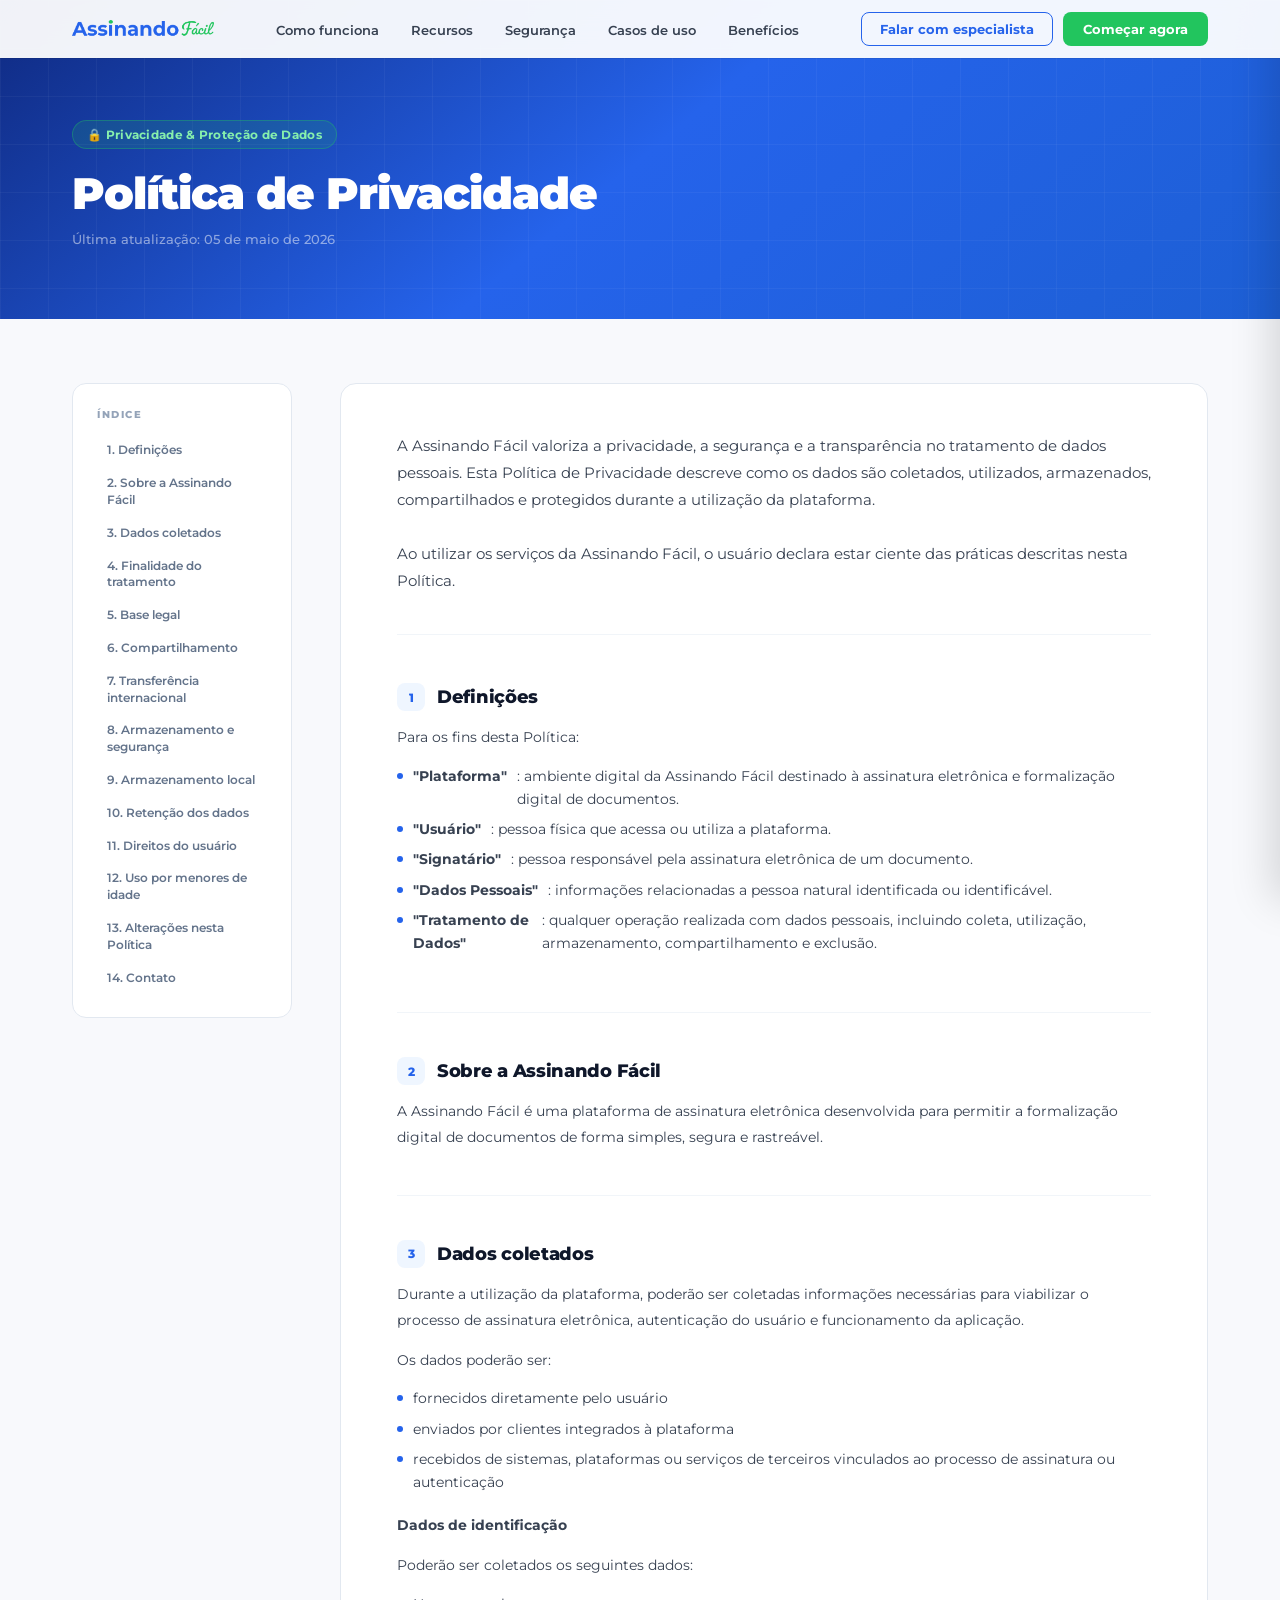
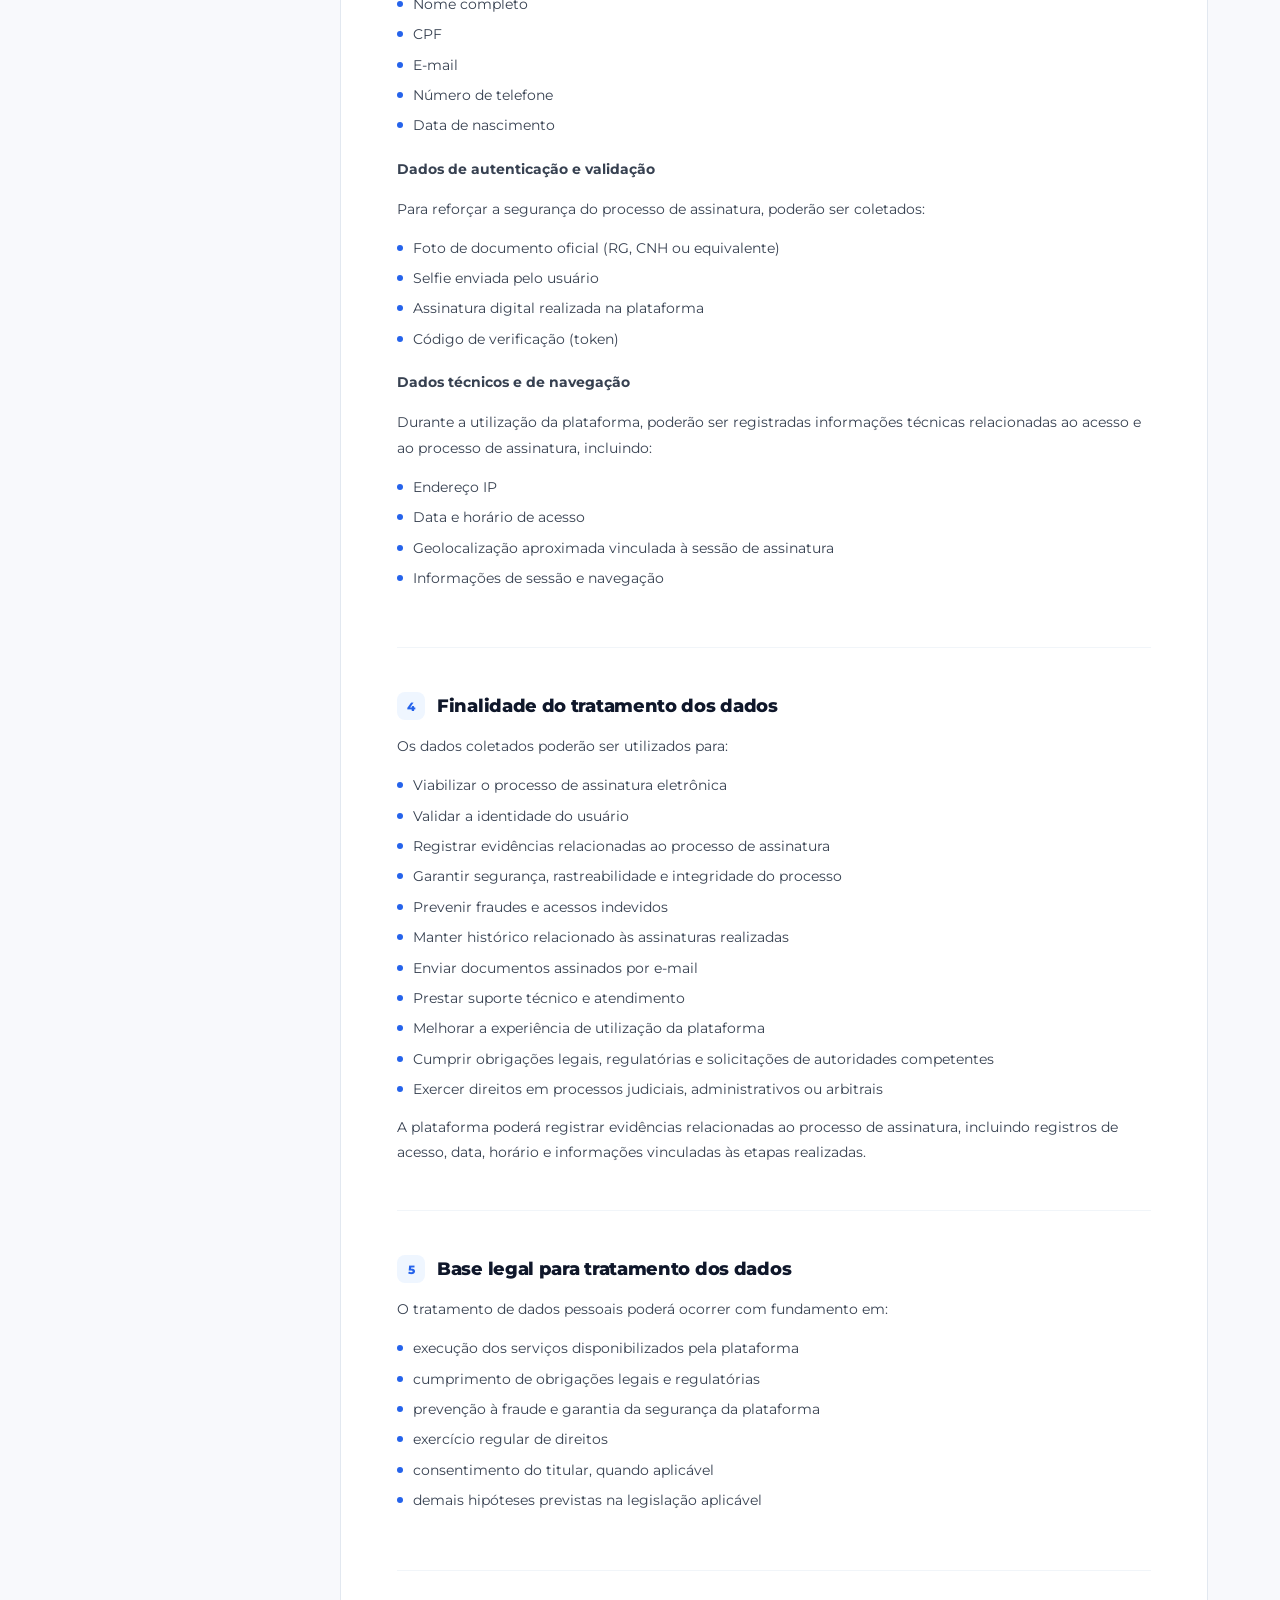
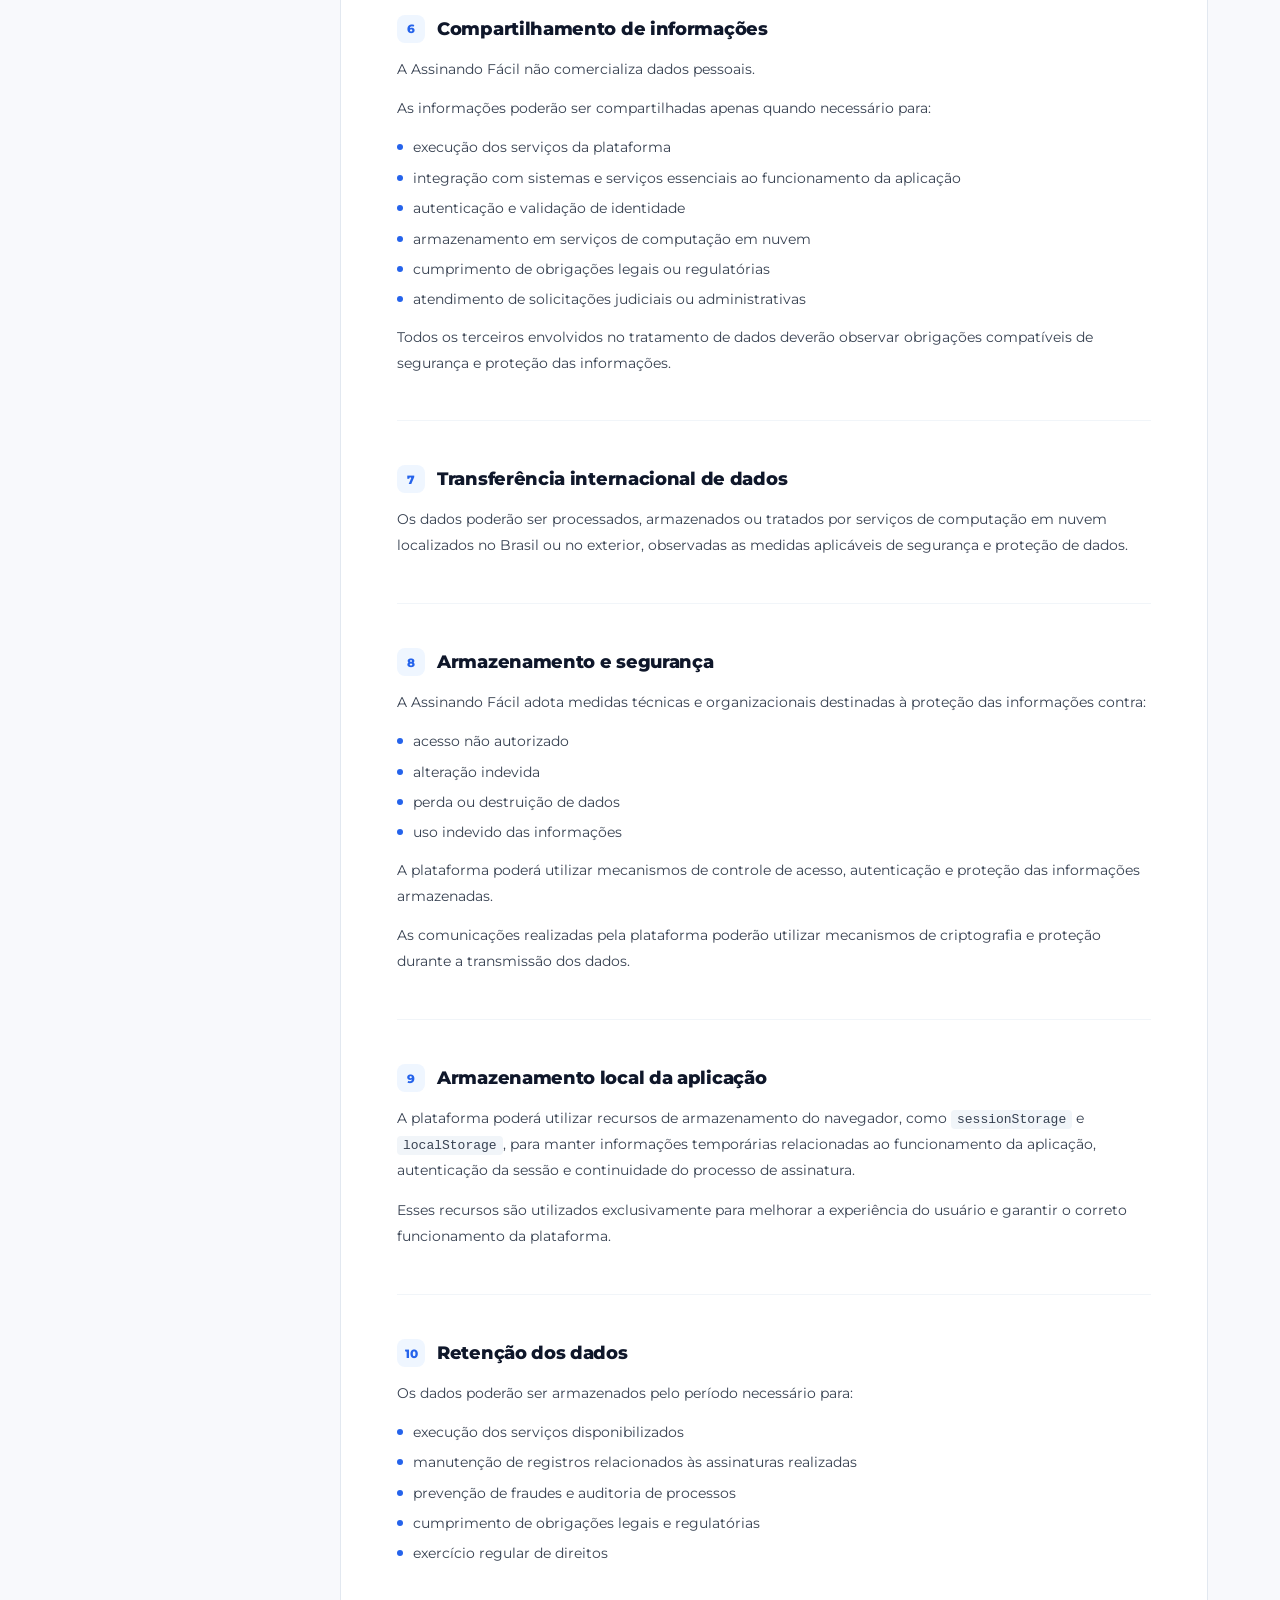
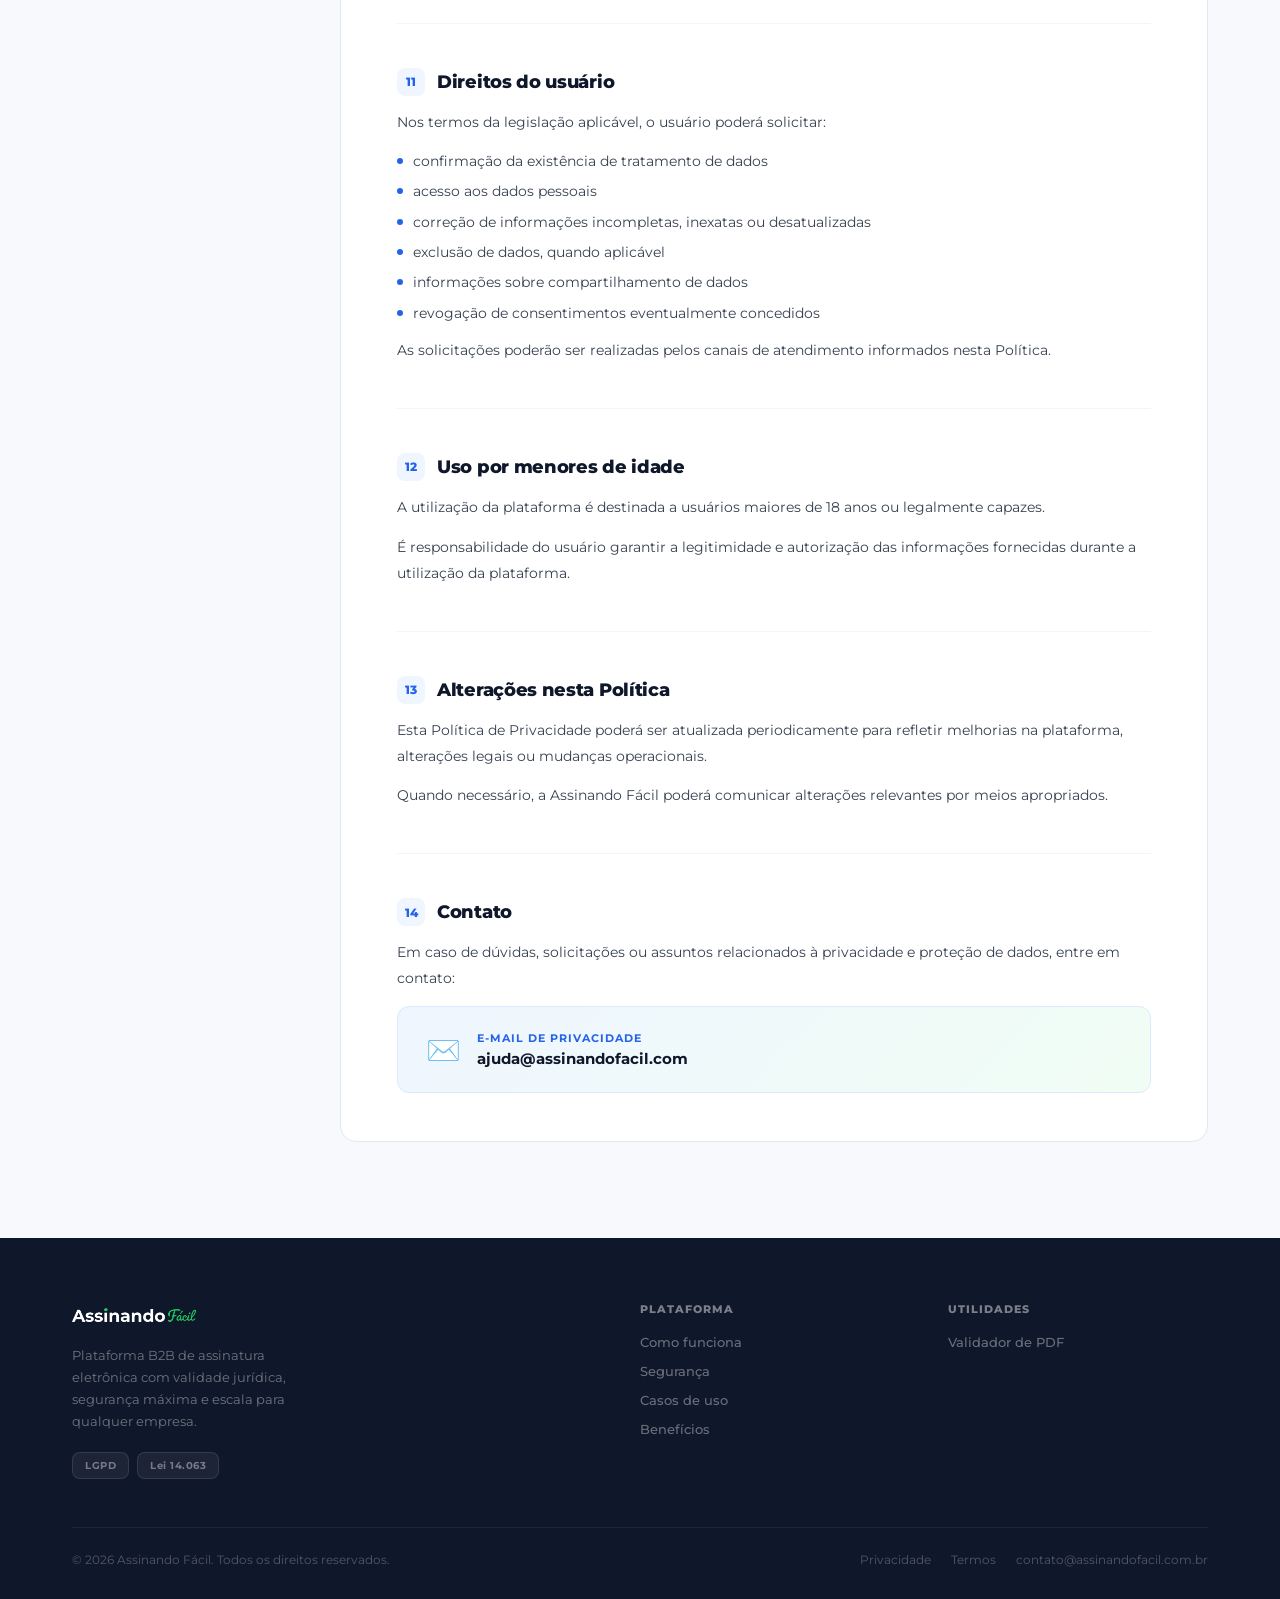
<file: politica-de-privacidade/index.html>
<!DOCTYPE html>
<html lang="pt-BR">
<head>
  <meta charset="UTF-8">
  <meta name="viewport" content="width=device-width, initial-scale=1.0">
  <title>Política de Privacidade — Assinando Fácil</title>
  <link rel="preconnect" href="https://fonts.googleapis.com">
  <link href="https://fonts.googleapis.com/css2?family=Montserrat:wght@400;500;600;700;800;900&display=swap" rel="stylesheet">
  <link rel="apple-touch-icon" sizes="180x180" href="../img/icons/apple-icon-180x180.png">
  <link rel="icon" type="image/png" sizes="32x32" href="../img/icons/favicon-32x32.png">
  <link rel="icon" type="image/png" sizes="16x16" href="../img/icons/favicon-16x16.png">
  <link rel="shortcut icon" href="../img/icons/favicon.ico">
  <link rel="manifest" href="../manifest.json">
  <meta name="theme-color" content="#ffffff">
  <link rel="stylesheet" href="../css/styles.css">
  <link rel="stylesheet" href="../css/legal.css">
</head>
<body>

<!-- NAVBAR -->
<nav id="navbar" class="scrolled">
  <div class="container">
    <div class="nav-inner">
      <a href="../" class="nav-logo">
        <img src="../img/logo.png" alt="Assinando Fácil" id="nav-logo-img">
      </a>
      <ul class="nav-links">
        <li><a href="../#how-it-works">Como funciona</a></li>
        <li><a href="../#features">Recursos</a></li>
        <li><a href="../#security">Segurança</a></li>
        <li><a href="../#use-cases">Casos de uso</a></li>
        <li><a href="../#benefits">Benefícios</a></li>
      </ul>
      <div class="nav-actions">
        <a href="https://api.whatsapp.com/send/?phone=5544991230976" target="_blank" rel="noopener" class="btn-nav-login">Falar com especialista</a>
        <a href="../#cta" class="btn-nav-cta">Começar agora</a>
      </div>
      <button class="nav-hamburger" id="nav-hamburger" aria-label="Menu" aria-expanded="false">
        <span></span><span></span><span></span>
      </button>
    </div>
  </div>
</nav>

<!-- MOBILE MENU -->
<div class="mobile-menu" id="mobile-menu" aria-hidden="true">
  <ul class="mobile-menu-links">
    <li><a href="../#how-it-works">Como funciona</a></li>
    <li><a href="../#features">Recursos</a></li>
    <li><a href="../#security">Segurança</a></li>
    <li><a href="../#use-cases">Casos de uso</a></li>
    <li><a href="../#benefits">Benefícios</a></li>
  </ul>
  <div class="mobile-menu-actions">
    <a href="https://api.whatsapp.com/send/?phone=5544991230976" target="_blank" rel="noopener" class="mobile-menu-btn-wpp">
      <svg xmlns="http://www.w3.org/2000/svg" width="18" height="18" viewBox="0 0 24 24" fill="currentColor"><path d="M17.472 14.382c-.297-.149-1.758-.867-2.03-.967-.273-.099-.471-.148-.67.15-.197.297-.767.966-.94 1.164-.173.199-.347.223-.644.075-.297-.15-1.255-.463-2.39-1.475-.883-.788-1.48-1.761-1.653-2.059-.173-.297-.018-.458.13-.606.134-.133.298-.347.446-.52.149-.174.198-.298.298-.497.099-.198.05-.371-.025-.52-.075-.149-.669-1.612-.916-2.207-.242-.579-.487-.5-.669-.51-.173-.008-.371-.01-.57-.01-.198 0-.52.074-.792.372-.272.297-1.04 1.016-1.04 2.479 0 1.462 1.065 2.875 1.213 3.074.149.198 2.096 3.2 5.077 4.487.709.306 1.262.489 1.694.625.712.227 1.36.195 1.871.118.571-.085 1.758-.719 2.006-1.413.248-.694.248-1.289.173-1.413-.074-.124-.272-.198-.57-.347m-5.421 7.403h-.004a9.87 9.87 0 01-5.031-1.378l-.361-.214-3.741.982.998-3.648-.235-.374a9.86 9.86 0 01-1.51-5.26c.001-5.45 4.436-9.884 9.888-9.884 2.64 0 5.122 1.03 6.988 2.898a9.825 9.825 0 012.893 6.994c-.003 5.45-4.437 9.884-9.885 9.884m8.413-18.297A11.815 11.815 0 0012.05 0C5.495 0 .16 5.335.157 11.892c0 2.096.547 4.142 1.588 5.945L.057 24l6.305-1.654a11.882 11.882 0 005.683 1.448h.005c6.554 0 11.89-5.335 11.893-11.893a11.821 11.821 0 00-3.48-8.413z"/></svg>
      Falar com especialista
    </a>
    <a href="../#cta" class="mobile-menu-btn-cta">Começar agora</a>
  </div>
</div>
<div class="mobile-menu-overlay" id="mobile-menu-overlay"></div>

<!-- HERO -->
<section class="legal-hero">
  <div class="container">
    <div class="legal-hero-inner">
      <div class="legal-hero-eyebrow">🔒 Privacidade &amp; Proteção de Dados</div>
      <h1 class="legal-hero-title">Política de Privacidade</h1>
      <p class="legal-hero-date">Última atualização: 05 de maio de 2026</p>
    </div>
  </div>
</section>

<!-- CONTENT -->
<div class="legal-body">
  <div class="container">
    <div class="legal-layout">

      <aside class="legal-index">
        <div class="legal-index-title">Índice</div>
        <ul class="legal-index-list">
          <li><a href="#definicoes">1. Definições</a></li>
          <li><a href="#sobre">2. Sobre a Assinando Fácil</a></li>
          <li><a href="#dados-coletados">3. Dados coletados</a></li>
          <li><a href="#finalidade">4. Finalidade do tratamento</a></li>
          <li><a href="#base-legal">5. Base legal</a></li>
          <li><a href="#compartilhamento">6. Compartilhamento</a></li>
          <li><a href="#transferencia">7. Transferência internacional</a></li>
          <li><a href="#seguranca">8. Armazenamento e segurança</a></li>
          <li><a href="#armazenamento-local">9. Armazenamento local</a></li>
          <li><a href="#retencao">10. Retenção dos dados</a></li>
          <li><a href="#direitos">11. Direitos do usuário</a></li>
          <li><a href="#menores">12. Uso por menores de idade</a></li>
          <li><a href="#alteracoes">13. Alterações nesta Política</a></li>
          <li><a href="#contato">14. Contato</a></li>
        </ul>
      </aside>

      <article class="legal-content">

        <p class="legal-intro">
          A Assinando Fácil valoriza a privacidade, a segurança e a transparência no tratamento de dados pessoais. Esta Política de Privacidade descreve como os dados são coletados, utilizados, armazenados, compartilhados e protegidos durante a utilização da plataforma.<br><br>
          Ao utilizar os serviços da Assinando Fácil, o usuário declara estar ciente das práticas descritas nesta Política.
        </p>

        <div class="legal-section" id="definicoes">
          <div class="legal-section-header">
            <div class="legal-section-num">1</div>
            <h2 class="legal-section-title">Definições</h2>
          </div>
          <p>Para os fins desta Política:</p>
          <ul class="legal-list">
            <li><strong>"Plataforma"</strong>: ambiente digital da Assinando Fácil destinado à assinatura eletrônica e formalização digital de documentos.</li>
            <li><strong>"Usuário"</strong>: pessoa física que acessa ou utiliza a plataforma.</li>
            <li><strong>"Signatário"</strong>: pessoa responsável pela assinatura eletrônica de um documento.</li>
            <li><strong>"Dados Pessoais"</strong>: informações relacionadas a pessoa natural identificada ou identificável.</li>
            <li><strong>"Tratamento de Dados"</strong>: qualquer operação realizada com dados pessoais, incluindo coleta, utilização, armazenamento, compartilhamento e exclusão.</li>
          </ul>
        </div>

        <div class="legal-section" id="sobre">
          <div class="legal-section-header">
            <div class="legal-section-num">2</div>
            <h2 class="legal-section-title">Sobre a Assinando Fácil</h2>
          </div>
          <p>A Assinando Fácil é uma plataforma de assinatura eletrônica desenvolvida para permitir a formalização digital de documentos de forma simples, segura e rastreável.</p>
        </div>

        <div class="legal-section" id="dados-coletados">
          <div class="legal-section-header">
            <div class="legal-section-num">3</div>
            <h2 class="legal-section-title">Dados coletados</h2>
          </div>
          <p>Durante a utilização da plataforma, poderão ser coletadas informações necessárias para viabilizar o processo de assinatura eletrônica, autenticação do usuário e funcionamento da aplicação.</p>
          <p>Os dados poderão ser:</p>
          <ul class="legal-list">
            <li>fornecidos diretamente pelo usuário</li>
            <li>enviados por clientes integrados à plataforma</li>
            <li>recebidos de sistemas, plataformas ou serviços de terceiros vinculados ao processo de assinatura ou autenticação</li>
          </ul>

          <p class="legal-subsection-title">Dados de identificação</p>
          <p>Poderão ser coletados os seguintes dados:</p>
          <ul class="legal-list">
            <li>Nome completo</li>
            <li>CPF</li>
            <li>E-mail</li>
            <li>Número de telefone</li>
            <li>Data de nascimento</li>
          </ul>

          <p class="legal-subsection-title">Dados de autenticação e validação</p>
          <p>Para reforçar a segurança do processo de assinatura, poderão ser coletados:</p>
          <ul class="legal-list">
            <li>Foto de documento oficial (RG, CNH ou equivalente)</li>
            <li>Selfie enviada pelo usuário</li>
            <li>Assinatura digital realizada na plataforma</li>
            <li>Código de verificação (token)</li>
          </ul>

          <p class="legal-subsection-title">Dados técnicos e de navegação</p>
          <p>Durante a utilização da plataforma, poderão ser registradas informações técnicas relacionadas ao acesso e ao processo de assinatura, incluindo:</p>
          <ul class="legal-list">
            <li>Endereço IP</li>
            <li>Data e horário de acesso</li>
            <li>Geolocalização aproximada vinculada à sessão de assinatura</li>
            <li>Informações de sessão e navegação</li>
          </ul>
        </div>

        <div class="legal-section" id="finalidade">
          <div class="legal-section-header">
            <div class="legal-section-num">4</div>
            <h2 class="legal-section-title">Finalidade do tratamento dos dados</h2>
          </div>
          <p>Os dados coletados poderão ser utilizados para:</p>
          <ul class="legal-list">
            <li>Viabilizar o processo de assinatura eletrônica</li>
            <li>Validar a identidade do usuário</li>
            <li>Registrar evidências relacionadas ao processo de assinatura</li>
            <li>Garantir segurança, rastreabilidade e integridade do processo</li>
            <li>Prevenir fraudes e acessos indevidos</li>
            <li>Manter histórico relacionado às assinaturas realizadas</li>
            <li>Enviar documentos assinados por e-mail</li>
            <li>Prestar suporte técnico e atendimento</li>
            <li>Melhorar a experiência de utilização da plataforma</li>
            <li>Cumprir obrigações legais, regulatórias e solicitações de autoridades competentes</li>
            <li>Exercer direitos em processos judiciais, administrativos ou arbitrais</li>
          </ul>
          <p>A plataforma poderá registrar evidências relacionadas ao processo de assinatura, incluindo registros de acesso, data, horário e informações vinculadas às etapas realizadas.</p>
        </div>

        <div class="legal-section" id="base-legal">
          <div class="legal-section-header">
            <div class="legal-section-num">5</div>
            <h2 class="legal-section-title">Base legal para tratamento dos dados</h2>
          </div>
          <p>O tratamento de dados pessoais poderá ocorrer com fundamento em:</p>
          <ul class="legal-list">
            <li>execução dos serviços disponibilizados pela plataforma</li>
            <li>cumprimento de obrigações legais e regulatórias</li>
            <li>prevenção à fraude e garantia da segurança da plataforma</li>
            <li>exercício regular de direitos</li>
            <li>consentimento do titular, quando aplicável</li>
            <li>demais hipóteses previstas na legislação aplicável</li>
          </ul>
        </div>

        <div class="legal-section" id="compartilhamento">
          <div class="legal-section-header">
            <div class="legal-section-num">6</div>
            <h2 class="legal-section-title">Compartilhamento de informações</h2>
          </div>
          <p>A Assinando Fácil não comercializa dados pessoais.</p>
          <p>As informações poderão ser compartilhadas apenas quando necessário para:</p>
          <ul class="legal-list">
            <li>execução dos serviços da plataforma</li>
            <li>integração com sistemas e serviços essenciais ao funcionamento da aplicação</li>
            <li>autenticação e validação de identidade</li>
            <li>armazenamento em serviços de computação em nuvem</li>
            <li>cumprimento de obrigações legais ou regulatórias</li>
            <li>atendimento de solicitações judiciais ou administrativas</li>
          </ul>
          <p>Todos os terceiros envolvidos no tratamento de dados deverão observar obrigações compatíveis de segurança e proteção das informações.</p>
        </div>

        <div class="legal-section" id="transferencia">
          <div class="legal-section-header">
            <div class="legal-section-num">7</div>
            <h2 class="legal-section-title">Transferência internacional de dados</h2>
          </div>
          <p>Os dados poderão ser processados, armazenados ou tratados por serviços de computação em nuvem localizados no Brasil ou no exterior, observadas as medidas aplicáveis de segurança e proteção de dados.</p>
        </div>

        <div class="legal-section" id="seguranca">
          <div class="legal-section-header">
            <div class="legal-section-num">8</div>
            <h2 class="legal-section-title">Armazenamento e segurança</h2>
          </div>
          <p>A Assinando Fácil adota medidas técnicas e organizacionais destinadas à proteção das informações contra:</p>
          <ul class="legal-list">
            <li>acesso não autorizado</li>
            <li>alteração indevida</li>
            <li>perda ou destruição de dados</li>
            <li>uso indevido das informações</li>
          </ul>
          <p>A plataforma poderá utilizar mecanismos de controle de acesso, autenticação e proteção das informações armazenadas.</p>
          <p>As comunicações realizadas pela plataforma poderão utilizar mecanismos de criptografia e proteção durante a transmissão dos dados.</p>
        </div>

        <div class="legal-section" id="armazenamento-local">
          <div class="legal-section-header">
            <div class="legal-section-num">9</div>
            <h2 class="legal-section-title">Armazenamento local da aplicação</h2>
          </div>
          <p>A plataforma poderá utilizar recursos de armazenamento do navegador, como <code class="legal-code">sessionStorage</code> e <code class="legal-code">localStorage</code>, para manter informações temporárias relacionadas ao funcionamento da aplicação, autenticação da sessão e continuidade do processo de assinatura.</p>
          <p>Esses recursos são utilizados exclusivamente para melhorar a experiência do usuário e garantir o correto funcionamento da plataforma.</p>
        </div>

        <div class="legal-section" id="retencao">
          <div class="legal-section-header">
            <div class="legal-section-num">10</div>
            <h2 class="legal-section-title">Retenção dos dados</h2>
          </div>
          <p>Os dados poderão ser armazenados pelo período necessário para:</p>
          <ul class="legal-list">
            <li>execução dos serviços disponibilizados</li>
            <li>manutenção de registros relacionados às assinaturas realizadas</li>
            <li>prevenção de fraudes e auditoria de processos</li>
            <li>cumprimento de obrigações legais e regulatórias</li>
            <li>exercício regular de direitos</li>
          </ul>
        </div>

        <div class="legal-section" id="direitos">
          <div class="legal-section-header">
            <div class="legal-section-num">11</div>
            <h2 class="legal-section-title">Direitos do usuário</h2>
          </div>
          <p>Nos termos da legislação aplicável, o usuário poderá solicitar:</p>
          <ul class="legal-list">
            <li>confirmação da existência de tratamento de dados</li>
            <li>acesso aos dados pessoais</li>
            <li>correção de informações incompletas, inexatas ou desatualizadas</li>
            <li>exclusão de dados, quando aplicável</li>
            <li>informações sobre compartilhamento de dados</li>
            <li>revogação de consentimentos eventualmente concedidos</li>
          </ul>
          <p>As solicitações poderão ser realizadas pelos canais de atendimento informados nesta Política.</p>
        </div>

        <div class="legal-section" id="menores">
          <div class="legal-section-header">
            <div class="legal-section-num">12</div>
            <h2 class="legal-section-title">Uso por menores de idade</h2>
          </div>
          <p>A utilização da plataforma é destinada a usuários maiores de 18 anos ou legalmente capazes.</p>
          <p>É responsabilidade do usuário garantir a legitimidade e autorização das informações fornecidas durante a utilização da plataforma.</p>
        </div>

        <div class="legal-section" id="alteracoes">
          <div class="legal-section-header">
            <div class="legal-section-num">13</div>
            <h2 class="legal-section-title">Alterações nesta Política</h2>
          </div>
          <p>Esta Política de Privacidade poderá ser atualizada periodicamente para refletir melhorias na plataforma, alterações legais ou mudanças operacionais.</p>
          <p>Quando necessário, a Assinando Fácil poderá comunicar alterações relevantes por meios apropriados.</p>
        </div>

        <div class="legal-section" id="contato">
          <div class="legal-section-header">
            <div class="legal-section-num">14</div>
            <h2 class="legal-section-title">Contato</h2>
          </div>
          <p>Em caso de dúvidas, solicitações ou assuntos relacionados à privacidade e proteção de dados, entre em contato:</p>
          <div class="legal-contact-box">
            <div class="legal-contact-icon">✉️</div>
            <div>
              <div class="legal-contact-label">E-mail de privacidade</div>
              <div class="legal-contact-email">ajuda@assinandofacil.com</div>
            </div>
          </div>
        </div>

      </article>
    </div>
  </div>
</div>

<!-- FOOTER -->
<footer>
  <div class="container">
    <div class="footer-grid">
      <div>
        <div class="footer-logo"><img src="../img/logo-branco.png" alt="Assinando Fácil"></div>
        <p class="footer-desc">Plataforma B2B de assinatura eletrônica com validade jurídica, segurança máxima e escala para qualquer empresa.</p>
        <div class="footer-seals">
          <div class="footer-seal">LGPD</div>
          <div class="footer-seal">Lei 14.063</div>
        </div>
      </div>
      <div>
        <div class="footer-col-title">Plataforma</div>
        <ul class="footer-links">
          <li><a href="../#how-it-works">Como funciona</a></li>
          <li><a href="../#security">Segurança</a></li>
          <li><a href="../#use-cases">Casos de uso</a></li>
          <li><a href="../#benefits">Benefícios</a></li>
        </ul>
      </div>
      <div>
        <div class="footer-col-title">Utilidades</div>
        <ul class="footer-links">
          <li><a href="../validador/">Validador de PDF</a></li>
        </ul>
      </div>
    </div>
    <div class="footer-bottom">
      <p class="footer-copy">© 2026 Assinando Fácil. Todos os direitos reservados.</p>
      <nav class="footer-legal">
        <a href="../politica-de-privacidade/" aria-current="page">Privacidade</a>
        <a href="../termos-de-uso/">Termos</a>
        <a href="mailto:contato@assinandofacil.com.br">contato@assinandofacil.com.br</a>
      </nav>
    </div>
  </div>
</footer>

<script src="../js/legal.js"></script>
</body>
</html>
</file>
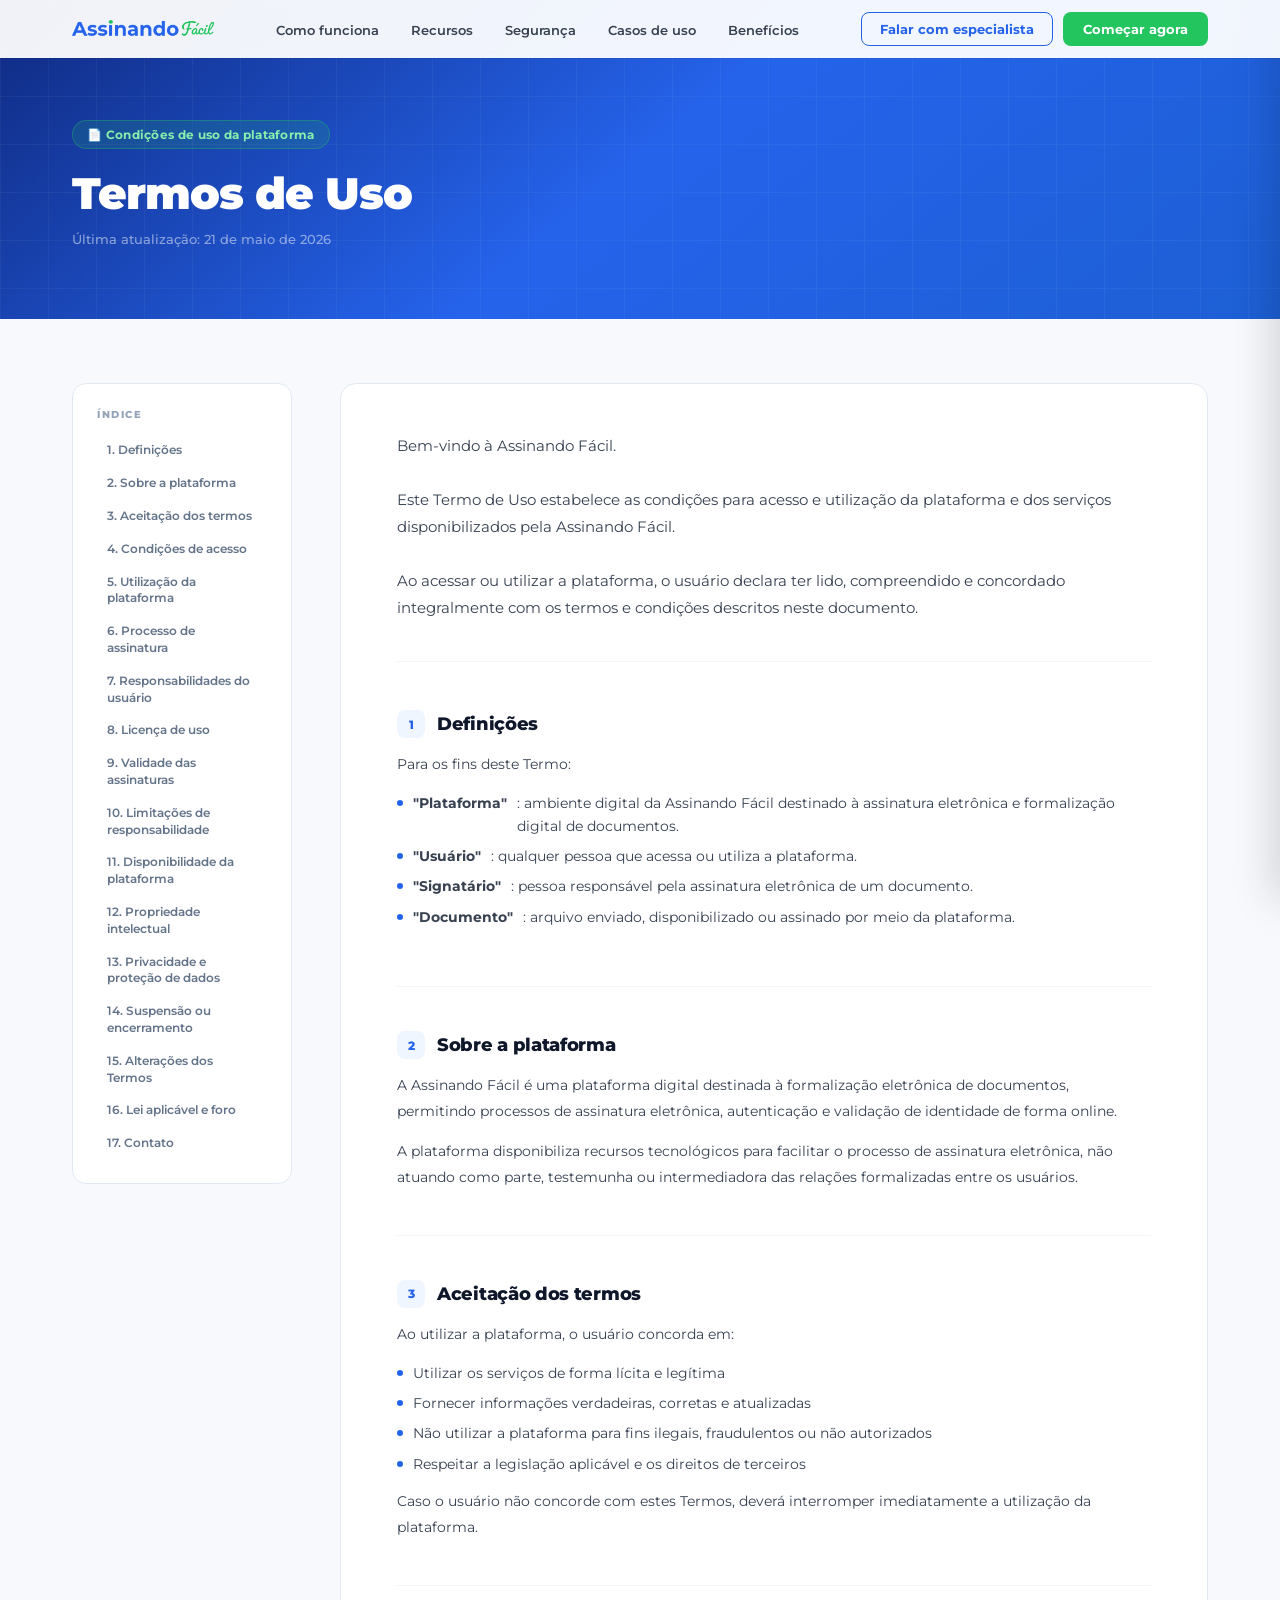
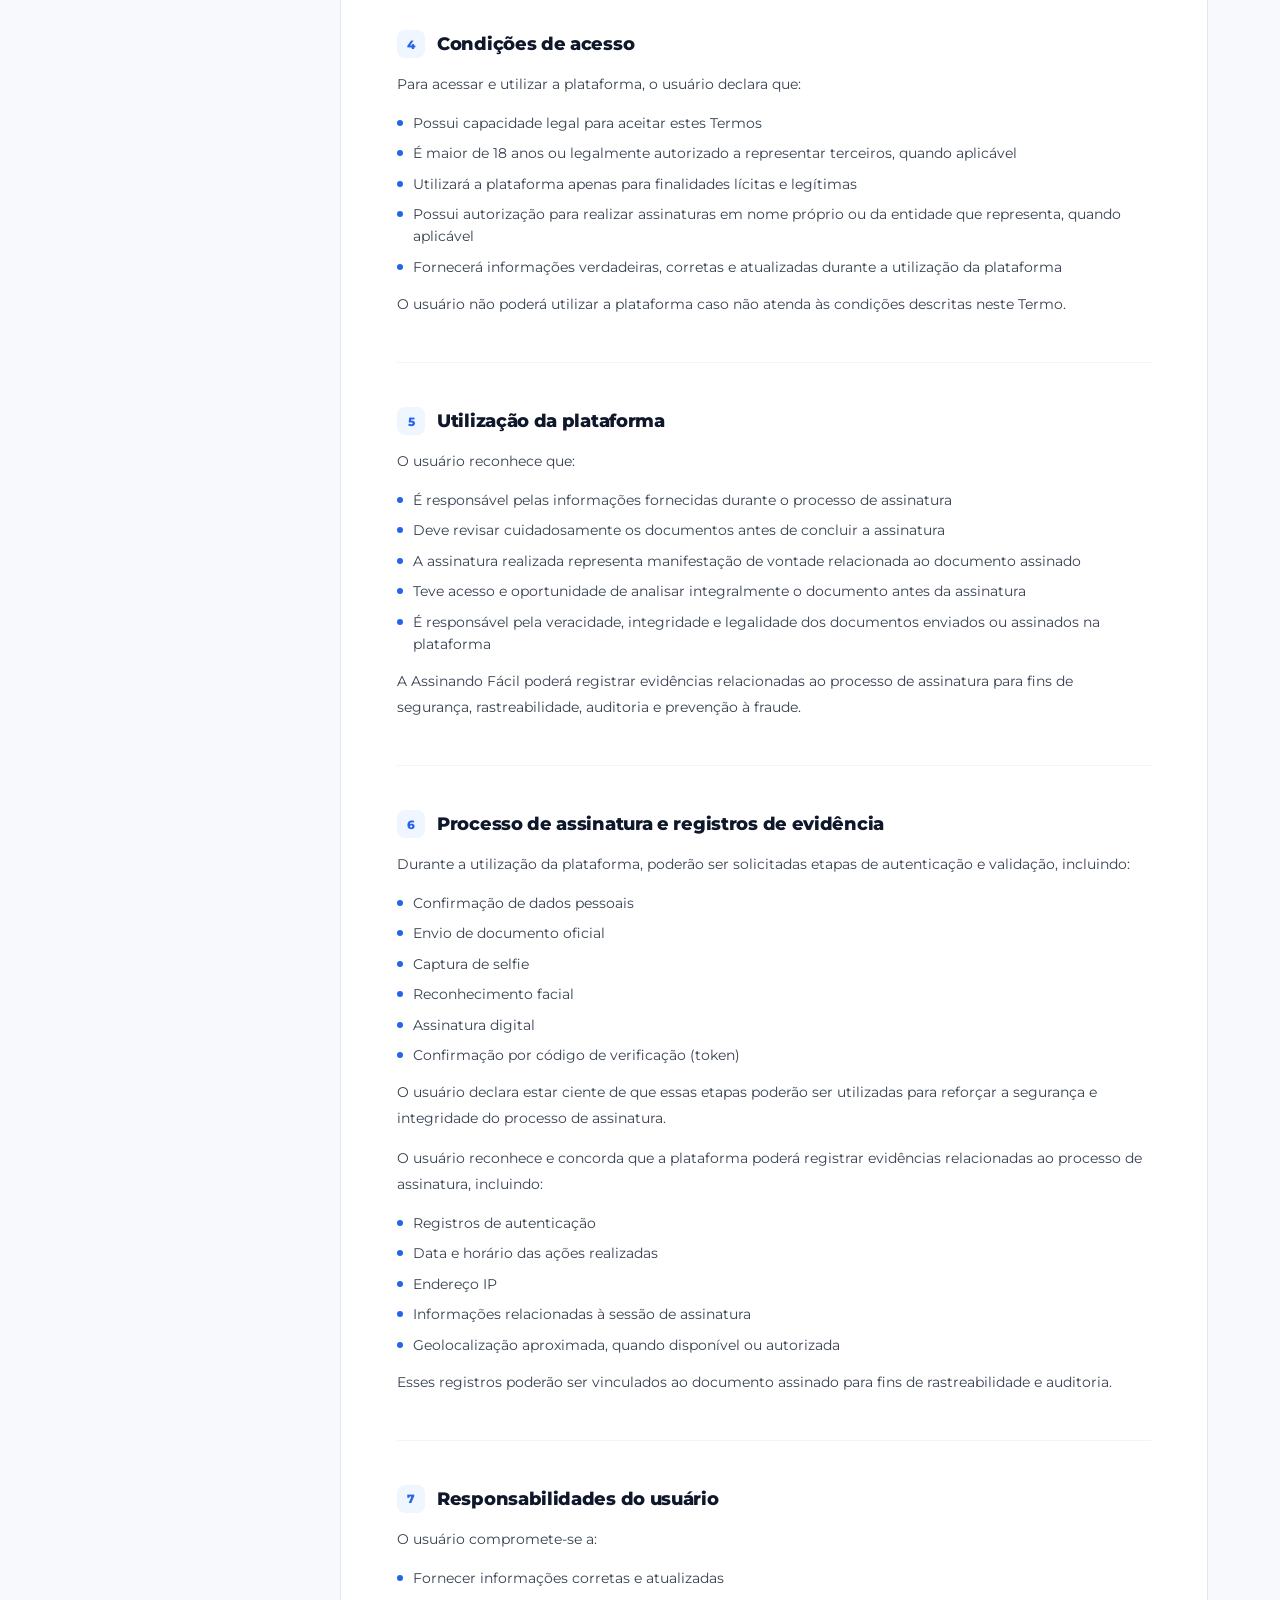
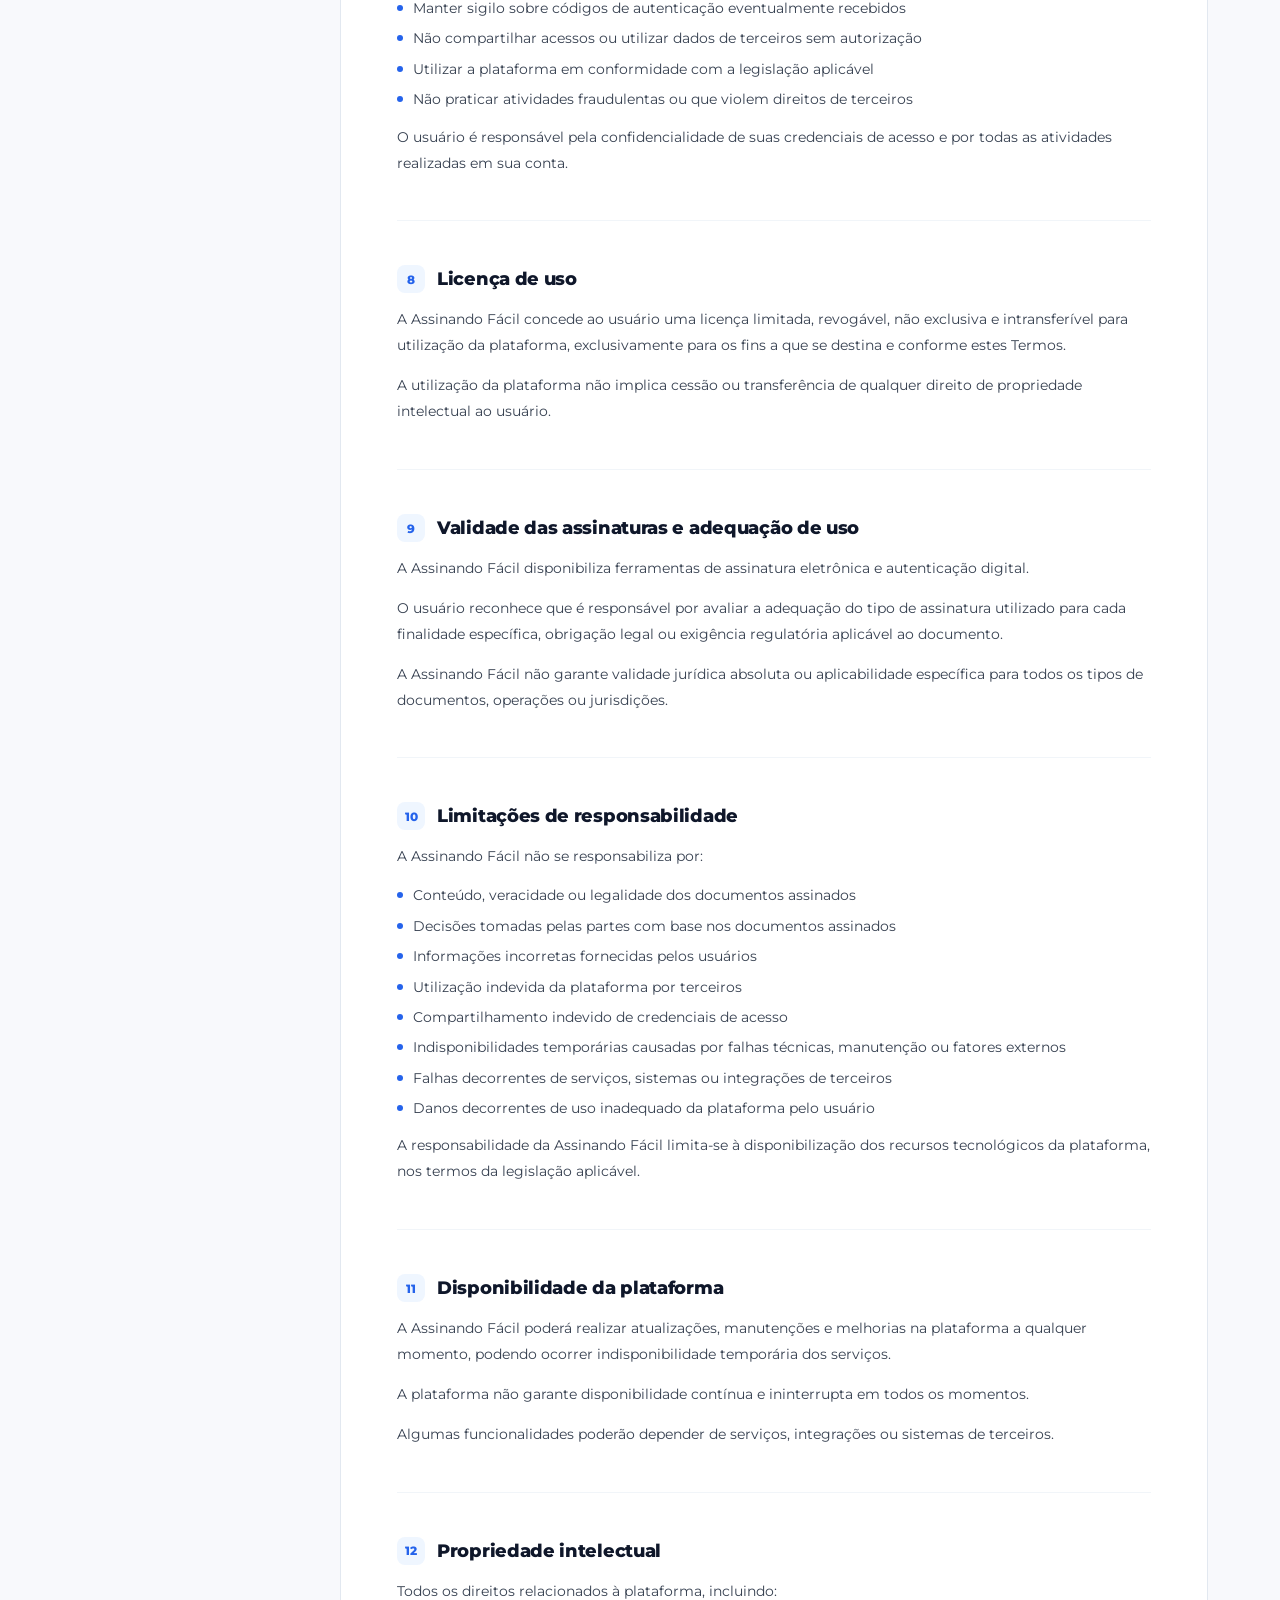
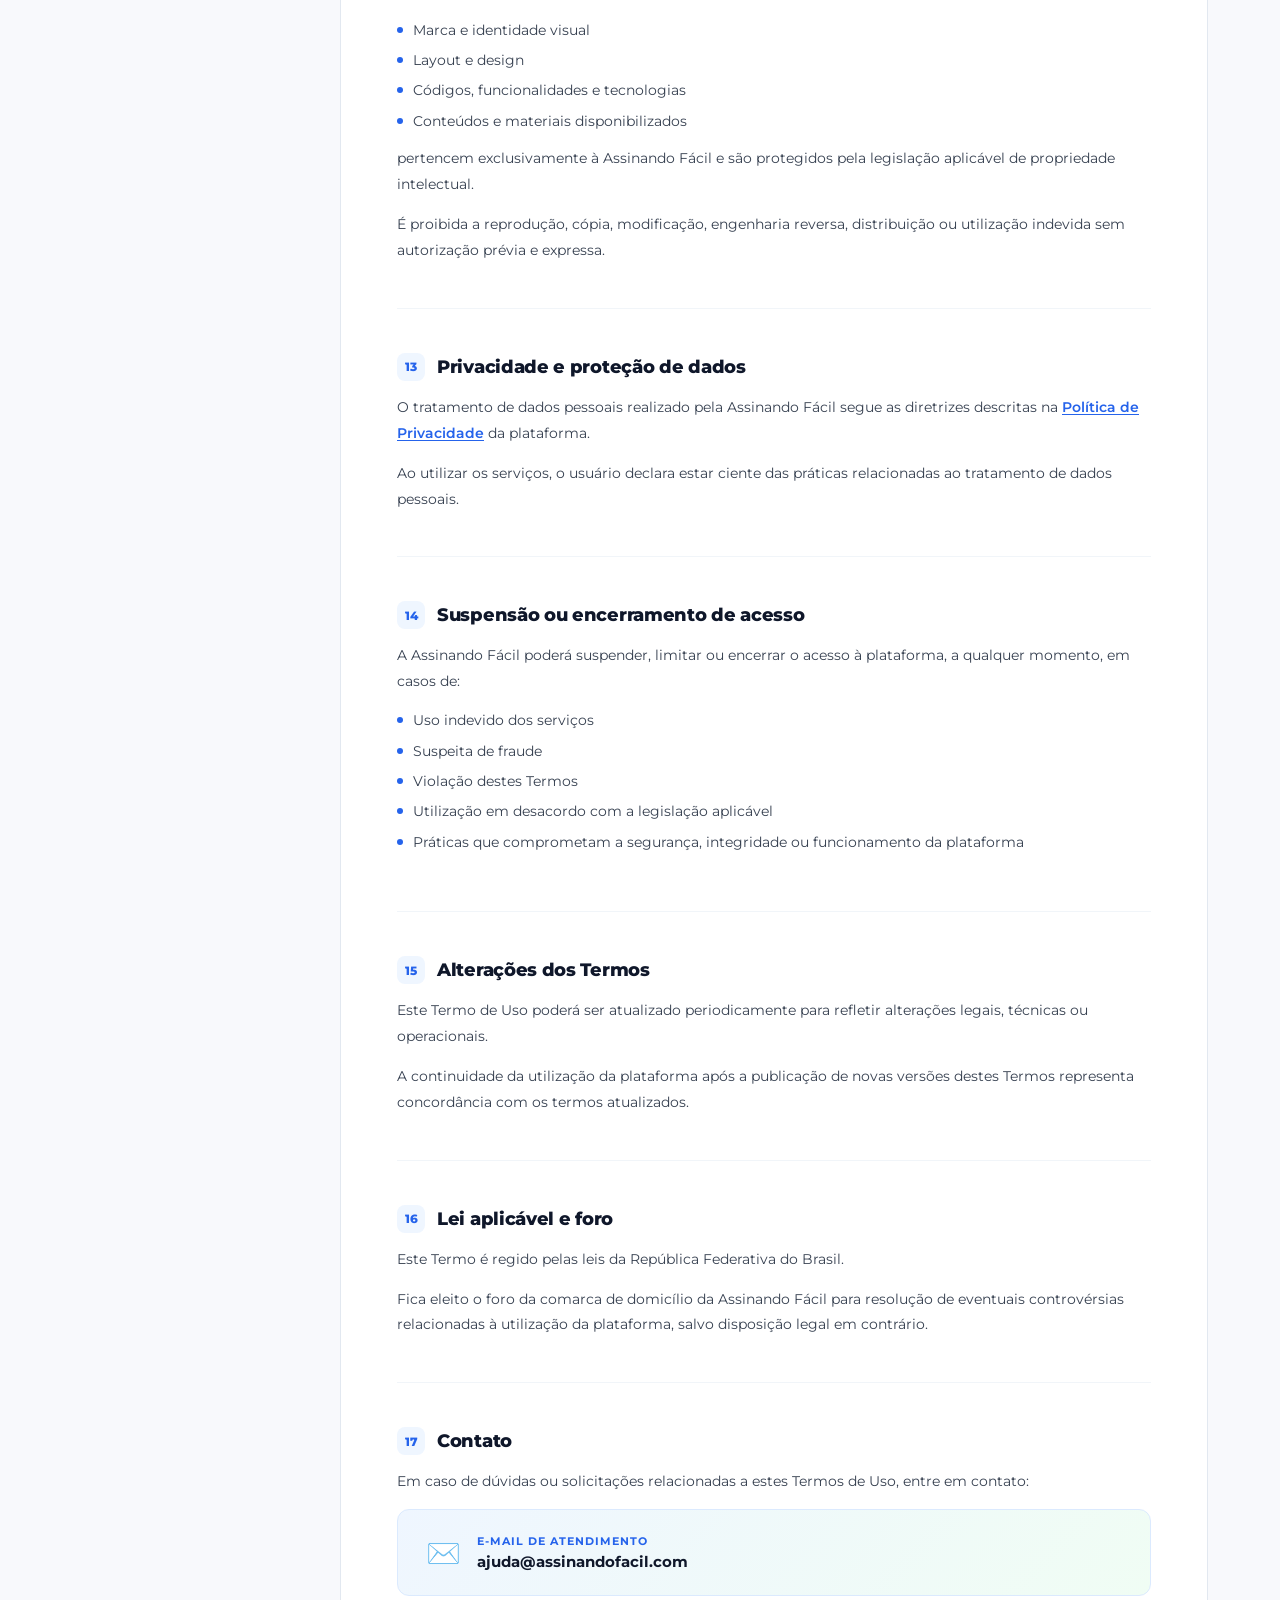
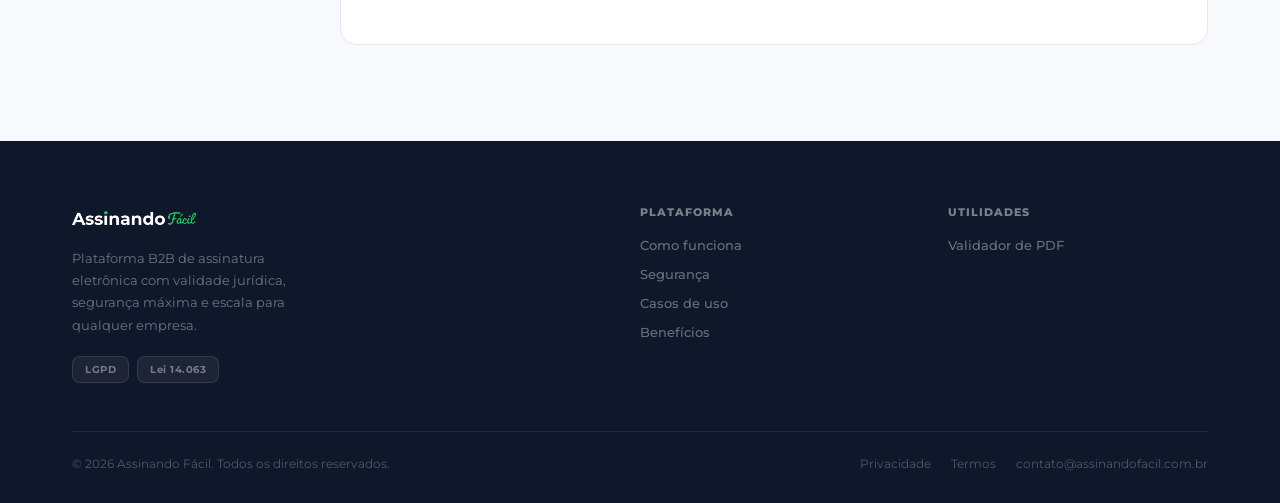
<file: termos-de-uso/index.html>
<!DOCTYPE html>
<html lang="pt-BR">
<head>
  <meta charset="UTF-8">
  <meta name="viewport" content="width=device-width, initial-scale=1.0">
  <title>Termos de Uso — Assinando Fácil</title>
  <link rel="preconnect" href="https://fonts.googleapis.com">
  <link href="https://fonts.googleapis.com/css2?family=Montserrat:wght@400;500;600;700;800;900&display=swap" rel="stylesheet">
  <link rel="apple-touch-icon" sizes="180x180" href="../img/icons/apple-icon-180x180.png">
  <link rel="icon" type="image/png" sizes="32x32" href="../img/icons/favicon-32x32.png">
  <link rel="icon" type="image/png" sizes="16x16" href="../img/icons/favicon-16x16.png">
  <link rel="shortcut icon" href="../img/icons/favicon.ico">
  <link rel="manifest" href="../manifest.json">
  <meta name="theme-color" content="#ffffff">
  <link rel="stylesheet" href="../css/styles.css">
  <link rel="stylesheet" href="../css/legal.css">
</head>
<body>

<!-- NAVBAR -->
<nav id="navbar" class="scrolled">
  <div class="container">
    <div class="nav-inner">
      <a href="../" class="nav-logo">
        <img src="../img/logo.png" alt="Assinando Fácil" id="nav-logo-img">
      </a>
      <ul class="nav-links">
        <li><a href="../#how-it-works">Como funciona</a></li>
        <li><a href="../#features">Recursos</a></li>
        <li><a href="../#security">Segurança</a></li>
        <li><a href="../#use-cases">Casos de uso</a></li>
        <li><a href="../#benefits">Benefícios</a></li>
      </ul>
      <div class="nav-actions">
        <a href="https://api.whatsapp.com/send/?phone=5544991230976" target="_blank" rel="noopener" class="btn-nav-login">Falar com especialista</a>
        <a href="../#cta" class="btn-nav-cta">Começar agora</a>
      </div>
      <button class="nav-hamburger" id="nav-hamburger" aria-label="Menu" aria-expanded="false">
        <span></span><span></span><span></span>
      </button>
    </div>
  </div>
</nav>

<!-- MOBILE MENU -->
<div class="mobile-menu" id="mobile-menu" aria-hidden="true">
  <ul class="mobile-menu-links">
    <li><a href="../#how-it-works">Como funciona</a></li>
    <li><a href="../#features">Recursos</a></li>
    <li><a href="../#security">Segurança</a></li>
    <li><a href="../#use-cases">Casos de uso</a></li>
    <li><a href="../#benefits">Benefícios</a></li>
  </ul>
  <div class="mobile-menu-actions">
    <a href="https://api.whatsapp.com/send/?phone=5544991230976" target="_blank" rel="noopener" class="mobile-menu-btn-wpp">
      <svg xmlns="http://www.w3.org/2000/svg" width="18" height="18" viewBox="0 0 24 24" fill="currentColor"><path d="M17.472 14.382c-.297-.149-1.758-.867-2.03-.967-.273-.099-.471-.148-.67.15-.197.297-.767.966-.94 1.164-.173.199-.347.223-.644.075-.297-.15-1.255-.463-2.39-1.475-.883-.788-1.48-1.761-1.653-2.059-.173-.297-.018-.458.13-.606.134-.133.298-.347.446-.52.149-.174.198-.298.298-.497.099-.198.05-.371-.025-.52-.075-.149-.669-1.612-.916-2.207-.242-.579-.487-.5-.669-.51-.173-.008-.371-.01-.57-.01-.198 0-.52.074-.792.372-.272.297-1.04 1.016-1.04 2.479 0 1.462 1.065 2.875 1.213 3.074.149.198 2.096 3.2 5.077 4.487.709.306 1.262.489 1.694.625.712.227 1.36.195 1.871.118.571-.085 1.758-.719 2.006-1.413.248-.694.248-1.289.173-1.413-.074-.124-.272-.198-.57-.347m-5.421 7.403h-.004a9.87 9.87 0 01-5.031-1.378l-.361-.214-3.741.982.998-3.648-.235-.374a9.86 9.86 0 01-1.51-5.26c.001-5.45 4.436-9.884 9.888-9.884 2.64 0 5.122 1.03 6.988 2.898a9.825 9.825 0 012.893 6.994c-.003 5.45-4.437 9.884-9.885 9.884m8.413-18.297A11.815 11.815 0 0012.05 0C5.495 0 .16 5.335.157 11.892c0 2.096.547 4.142 1.588 5.945L.057 24l6.305-1.654a11.882 11.882 0 005.683 1.448h.005c6.554 0 11.89-5.335 11.893-11.893a11.821 11.821 0 00-3.48-8.413z"/></svg>
      Falar com especialista
    </a>
    <a href="../#cta" class="mobile-menu-btn-cta">Começar agora</a>
  </div>
</div>
<div class="mobile-menu-overlay" id="mobile-menu-overlay"></div>

<!-- HERO -->
<section class="legal-hero">
  <div class="container">
    <div class="legal-hero-inner">
      <div class="legal-hero-eyebrow">📄 Condições de uso da plataforma</div>
      <h1 class="legal-hero-title">Termos de Uso</h1>
      <p class="legal-hero-date">Última atualização: 21 de maio de 2026</p>
    </div>
  </div>
</section>

<!-- CONTENT -->
<div class="legal-body">
  <div class="container">
    <div class="legal-layout">

      <aside class="legal-index">
        <div class="legal-index-title">Índice</div>
        <ul class="legal-index-list">
          <li><a href="#definicoes">1. Definições</a></li>
          <li><a href="#sobre">2. Sobre a plataforma</a></li>
          <li><a href="#aceitacao">3. Aceitação dos termos</a></li>
          <li><a href="#condicoes">4. Condições de acesso</a></li>
          <li><a href="#utilizacao">5. Utilização da plataforma</a></li>
          <li><a href="#processo">6. Processo de assinatura</a></li>
          <li><a href="#responsabilidades">7. Responsabilidades do usuário</a></li>
          <li><a href="#licenca">8. Licença de uso</a></li>
          <li><a href="#validade">9. Validade das assinaturas</a></li>
          <li><a href="#limitacoes">10. Limitações de responsabilidade</a></li>
          <li><a href="#disponibilidade">11. Disponibilidade da plataforma</a></li>
          <li><a href="#propriedade">12. Propriedade intelectual</a></li>
          <li><a href="#privacidade">13. Privacidade e proteção de dados</a></li>
          <li><a href="#suspensao">14. Suspensão ou encerramento</a></li>
          <li><a href="#alteracoes">15. Alterações dos Termos</a></li>
          <li><a href="#lei">16. Lei aplicável e foro</a></li>
          <li><a href="#contato">17. Contato</a></li>
        </ul>
      </aside>

      <article class="legal-content">

        <p class="legal-intro">
          Bem-vindo à Assinando Fácil.<br><br>
          Este Termo de Uso estabelece as condições para acesso e utilização da plataforma e dos serviços disponibilizados pela Assinando Fácil.<br><br>
          Ao acessar ou utilizar a plataforma, o usuário declara ter lido, compreendido e concordado integralmente com os termos e condições descritos neste documento.
        </p>

        <div class="legal-section" id="definicoes">
          <div class="legal-section-header">
            <div class="legal-section-num">1</div>
            <h2 class="legal-section-title">Definições</h2>
          </div>
          <p>Para os fins deste Termo:</p>
          <ul class="legal-list">
            <li><strong>"Plataforma"</strong>: ambiente digital da Assinando Fácil destinado à assinatura eletrônica e formalização digital de documentos.</li>
            <li><strong>"Usuário"</strong>: qualquer pessoa que acessa ou utiliza a plataforma.</li>
            <li><strong>"Signatário"</strong>: pessoa responsável pela assinatura eletrônica de um documento.</li>
            <li><strong>"Documento"</strong>: arquivo enviado, disponibilizado ou assinado por meio da plataforma.</li>
          </ul>
        </div>

        <div class="legal-section" id="sobre">
          <div class="legal-section-header">
            <div class="legal-section-num">2</div>
            <h2 class="legal-section-title">Sobre a plataforma</h2>
          </div>
          <p>A Assinando Fácil é uma plataforma digital destinada à formalização eletrônica de documentos, permitindo processos de assinatura eletrônica, autenticação e validação de identidade de forma online.</p>
          <p>A plataforma disponibiliza recursos tecnológicos para facilitar o processo de assinatura eletrônica, não atuando como parte, testemunha ou intermediadora das relações formalizadas entre os usuários.</p>
        </div>

        <div class="legal-section" id="aceitacao">
          <div class="legal-section-header">
            <div class="legal-section-num">3</div>
            <h2 class="legal-section-title">Aceitação dos termos</h2>
          </div>
          <p>Ao utilizar a plataforma, o usuário concorda em:</p>
          <ul class="legal-list">
            <li>Utilizar os serviços de forma lícita e legítima</li>
            <li>Fornecer informações verdadeiras, corretas e atualizadas</li>
            <li>Não utilizar a plataforma para fins ilegais, fraudulentos ou não autorizados</li>
            <li>Respeitar a legislação aplicável e os direitos de terceiros</li>
          </ul>
          <p>Caso o usuário não concorde com estes Termos, deverá interromper imediatamente a utilização da plataforma.</p>
        </div>

        <div class="legal-section" id="condicoes">
          <div class="legal-section-header">
            <div class="legal-section-num">4</div>
            <h2 class="legal-section-title">Condições de acesso</h2>
          </div>
          <p>Para acessar e utilizar a plataforma, o usuário declara que:</p>
          <ul class="legal-list">
            <li>Possui capacidade legal para aceitar estes Termos</li>
            <li>É maior de 18 anos ou legalmente autorizado a representar terceiros, quando aplicável</li>
            <li>Utilizará a plataforma apenas para finalidades lícitas e legítimas</li>
            <li>Possui autorização para realizar assinaturas em nome próprio ou da entidade que representa, quando aplicável</li>
            <li>Fornecerá informações verdadeiras, corretas e atualizadas durante a utilização da plataforma</li>
          </ul>
          <p>O usuário não poderá utilizar a plataforma caso não atenda às condições descritas neste Termo.</p>
        </div>

        <div class="legal-section" id="utilizacao">
          <div class="legal-section-header">
            <div class="legal-section-num">5</div>
            <h2 class="legal-section-title">Utilização da plataforma</h2>
          </div>
          <p>O usuário reconhece que:</p>
          <ul class="legal-list">
            <li>É responsável pelas informações fornecidas durante o processo de assinatura</li>
            <li>Deve revisar cuidadosamente os documentos antes de concluir a assinatura</li>
            <li>A assinatura realizada representa manifestação de vontade relacionada ao documento assinado</li>
            <li>Teve acesso e oportunidade de analisar integralmente o documento antes da assinatura</li>
            <li>É responsável pela veracidade, integridade e legalidade dos documentos enviados ou assinados na plataforma</li>
          </ul>
          <p>A Assinando Fácil poderá registrar evidências relacionadas ao processo de assinatura para fins de segurança, rastreabilidade, auditoria e prevenção à fraude.</p>
        </div>

        <div class="legal-section" id="processo">
          <div class="legal-section-header">
            <div class="legal-section-num">6</div>
            <h2 class="legal-section-title">Processo de assinatura e registros de evidência</h2>
          </div>
          <p>Durante a utilização da plataforma, poderão ser solicitadas etapas de autenticação e validação, incluindo:</p>
          <ul class="legal-list">
            <li>Confirmação de dados pessoais</li>
            <li>Envio de documento oficial</li>
            <li>Captura de selfie</li>
            <li>Reconhecimento facial</li>
            <li>Assinatura digital</li>
            <li>Confirmação por código de verificação (token)</li>
          </ul>
          <p>O usuário declara estar ciente de que essas etapas poderão ser utilizadas para reforçar a segurança e integridade do processo de assinatura.</p>
          <p>O usuário reconhece e concorda que a plataforma poderá registrar evidências relacionadas ao processo de assinatura, incluindo:</p>
          <ul class="legal-list">
            <li>Registros de autenticação</li>
            <li>Data e horário das ações realizadas</li>
            <li>Endereço IP</li>
            <li>Informações relacionadas à sessão de assinatura</li>
            <li>Geolocalização aproximada, quando disponível ou autorizada</li>
          </ul>
          <p>Esses registros poderão ser vinculados ao documento assinado para fins de rastreabilidade e auditoria.</p>
        </div>

        <div class="legal-section" id="responsabilidades">
          <div class="legal-section-header">
            <div class="legal-section-num">7</div>
            <h2 class="legal-section-title">Responsabilidades do usuário</h2>
          </div>
          <p>O usuário compromete-se a:</p>
          <ul class="legal-list">
            <li>Fornecer informações corretas e atualizadas</li>
            <li>Manter sigilo sobre códigos de autenticação eventualmente recebidos</li>
            <li>Não compartilhar acessos ou utilizar dados de terceiros sem autorização</li>
            <li>Utilizar a plataforma em conformidade com a legislação aplicável</li>
            <li>Não praticar atividades fraudulentas ou que violem direitos de terceiros</li>
          </ul>
          <p>O usuário é responsável pela confidencialidade de suas credenciais de acesso e por todas as atividades realizadas em sua conta.</p>
        </div>

        <div class="legal-section" id="licenca">
          <div class="legal-section-header">
            <div class="legal-section-num">8</div>
            <h2 class="legal-section-title">Licença de uso</h2>
          </div>
          <p>A Assinando Fácil concede ao usuário uma licença limitada, revogável, não exclusiva e intransferível para utilização da plataforma, exclusivamente para os fins a que se destina e conforme estes Termos.</p>
          <p>A utilização da plataforma não implica cessão ou transferência de qualquer direito de propriedade intelectual ao usuário.</p>
        </div>

        <div class="legal-section" id="validade">
          <div class="legal-section-header">
            <div class="legal-section-num">9</div>
            <h2 class="legal-section-title">Validade das assinaturas e adequação de uso</h2>
          </div>
          <p>A Assinando Fácil disponibiliza ferramentas de assinatura eletrônica e autenticação digital.</p>
          <p>O usuário reconhece que é responsável por avaliar a adequação do tipo de assinatura utilizado para cada finalidade específica, obrigação legal ou exigência regulatória aplicável ao documento.</p>
          <p>A Assinando Fácil não garante validade jurídica absoluta ou aplicabilidade específica para todos os tipos de documentos, operações ou jurisdições.</p>
        </div>

        <div class="legal-section" id="limitacoes">
          <div class="legal-section-header">
            <div class="legal-section-num">10</div>
            <h2 class="legal-section-title">Limitações de responsabilidade</h2>
          </div>
          <p>A Assinando Fácil não se responsabiliza por:</p>
          <ul class="legal-list">
            <li>Conteúdo, veracidade ou legalidade dos documentos assinados</li>
            <li>Decisões tomadas pelas partes com base nos documentos assinados</li>
            <li>Informações incorretas fornecidas pelos usuários</li>
            <li>Utilização indevida da plataforma por terceiros</li>
            <li>Compartilhamento indevido de credenciais de acesso</li>
            <li>Indisponibilidades temporárias causadas por falhas técnicas, manutenção ou fatores externos</li>
            <li>Falhas decorrentes de serviços, sistemas ou integrações de terceiros</li>
            <li>Danos decorrentes de uso inadequado da plataforma pelo usuário</li>
          </ul>
          <p>A responsabilidade da Assinando Fácil limita-se à disponibilização dos recursos tecnológicos da plataforma, nos termos da legislação aplicável.</p>
        </div>

        <div class="legal-section" id="disponibilidade">
          <div class="legal-section-header">
            <div class="legal-section-num">11</div>
            <h2 class="legal-section-title">Disponibilidade da plataforma</h2>
          </div>
          <p>A Assinando Fácil poderá realizar atualizações, manutenções e melhorias na plataforma a qualquer momento, podendo ocorrer indisponibilidade temporária dos serviços.</p>
          <p>A plataforma não garante disponibilidade contínua e ininterrupta em todos os momentos.</p>
          <p>Algumas funcionalidades poderão depender de serviços, integrações ou sistemas de terceiros.</p>
        </div>

        <div class="legal-section" id="propriedade">
          <div class="legal-section-header">
            <div class="legal-section-num">12</div>
            <h2 class="legal-section-title">Propriedade intelectual</h2>
          </div>
          <p>Todos os direitos relacionados à plataforma, incluindo:</p>
          <ul class="legal-list">
            <li>Marca e identidade visual</li>
            <li>Layout e design</li>
            <li>Códigos, funcionalidades e tecnologias</li>
            <li>Conteúdos e materiais disponibilizados</li>
          </ul>
          <p>pertencem exclusivamente à Assinando Fácil e são protegidos pela legislação aplicável de propriedade intelectual.</p>
          <p>É proibida a reprodução, cópia, modificação, engenharia reversa, distribuição ou utilização indevida sem autorização prévia e expressa.</p>
        </div>

        <div class="legal-section" id="privacidade">
          <div class="legal-section-header">
            <div class="legal-section-num">13</div>
            <h2 class="legal-section-title">Privacidade e proteção de dados</h2>
          </div>
          <p>O tratamento de dados pessoais realizado pela Assinando Fácil segue as diretrizes descritas na <a href="../politica-de-privacidade/" style="color:#2563EB;font-weight:600;text-decoration:underline;text-underline-offset:2px">Política de Privacidade</a> da plataforma.</p>
          <p>Ao utilizar os serviços, o usuário declara estar ciente das práticas relacionadas ao tratamento de dados pessoais.</p>
        </div>

        <div class="legal-section" id="suspensao">
          <div class="legal-section-header">
            <div class="legal-section-num">14</div>
            <h2 class="legal-section-title">Suspensão ou encerramento de acesso</h2>
          </div>
          <p>A Assinando Fácil poderá suspender, limitar ou encerrar o acesso à plataforma, a qualquer momento, em casos de:</p>
          <ul class="legal-list">
            <li>Uso indevido dos serviços</li>
            <li>Suspeita de fraude</li>
            <li>Violação destes Termos</li>
            <li>Utilização em desacordo com a legislação aplicável</li>
            <li>Práticas que comprometam a segurança, integridade ou funcionamento da plataforma</li>
          </ul>
        </div>

        <div class="legal-section" id="alteracoes">
          <div class="legal-section-header">
            <div class="legal-section-num">15</div>
            <h2 class="legal-section-title">Alterações dos Termos</h2>
          </div>
          <p>Este Termo de Uso poderá ser atualizado periodicamente para refletir alterações legais, técnicas ou operacionais.</p>
          <p>A continuidade da utilização da plataforma após a publicação de novas versões destes Termos representa concordância com os termos atualizados.</p>
        </div>

        <div class="legal-section" id="lei">
          <div class="legal-section-header">
            <div class="legal-section-num">16</div>
            <h2 class="legal-section-title">Lei aplicável e foro</h2>
          </div>
          <p>Este Termo é regido pelas leis da República Federativa do Brasil.</p>
          <p>Fica eleito o foro da comarca de domicílio da Assinando Fácil para resolução de eventuais controvérsias relacionadas à utilização da plataforma, salvo disposição legal em contrário.</p>
        </div>

        <div class="legal-section" id="contato">
          <div class="legal-section-header">
            <div class="legal-section-num">17</div>
            <h2 class="legal-section-title">Contato</h2>
          </div>
          <p>Em caso de dúvidas ou solicitações relacionadas a estes Termos de Uso, entre em contato:</p>
          <div class="legal-contact-box">
            <div class="legal-contact-icon">✉️</div>
            <div>
              <div class="legal-contact-label">E-mail de atendimento</div>
              <div class="legal-contact-email">ajuda@assinandofacil.com</div>
            </div>
          </div>
        </div>

      </article>
    </div>
  </div>
</div>

<!-- FOOTER -->
<footer>
  <div class="container">
    <div class="footer-grid">
      <div>
        <div class="footer-logo"><img src="../img/logo-branco.png" alt="Assinando Fácil"></div>
        <p class="footer-desc">Plataforma B2B de assinatura eletrônica com validade jurídica, segurança máxima e escala para qualquer empresa.</p>
        <div class="footer-seals">
          <div class="footer-seal">LGPD</div>
          <div class="footer-seal">Lei 14.063</div>
        </div>
      </div>
      <div>
        <div class="footer-col-title">Plataforma</div>
        <ul class="footer-links">
          <li><a href="../#how-it-works">Como funciona</a></li>
          <li><a href="../#security">Segurança</a></li>
          <li><a href="../#use-cases">Casos de uso</a></li>
          <li><a href="../#benefits">Benefícios</a></li>
        </ul>
      </div>
      <div>
        <div class="footer-col-title">Utilidades</div>
        <ul class="footer-links">
          <li><a href="../validador/">Validador de PDF</a></li>
        </ul>
      </div>
    </div>
    <div class="footer-bottom">
      <p class="footer-copy">© 2026 Assinando Fácil. Todos os direitos reservados.</p>
      <nav class="footer-legal">
        <a href="../politica-de-privacidade/">Privacidade</a>
        <a href="../termos-de-uso/" aria-current="page">Termos</a>
        <a href="mailto:contato@assinandofacil.com.br">contato@assinandofacil.com.br</a>
      </nav>
    </div>
  </div>
</footer>

<script src="../js/legal.js"></script>
</body>
</html>
</file>
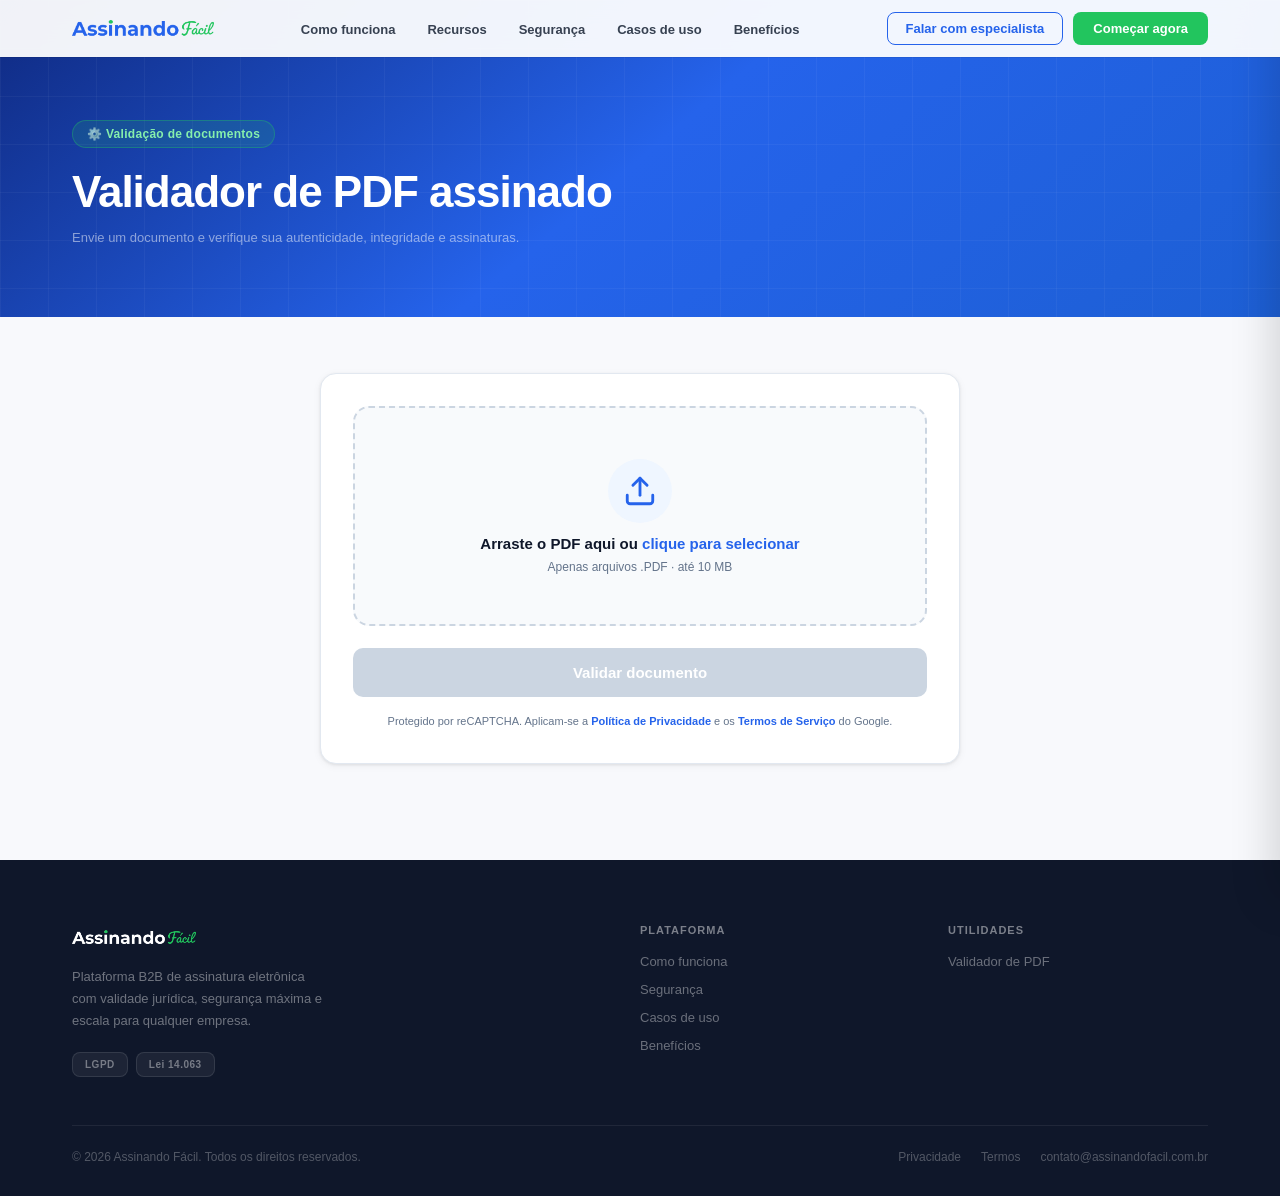
<file: validador/index.html>
<!DOCTYPE html>
<html lang="pt-BR">
<head>
  <meta charset="UTF-8">
  <meta name="viewport" content="width=device-width, initial-scale=1.0">

  <!--
    Content Security Policy (defesa contra XSS / injeção / exfiltração).
    Libera apenas o necessário: scripts/estilos próprios, Google Fonts,
    reCAPTCHA (google.com/gstatic.com) e a API de validação.
    Se o reCAPTCHA falhar em algum navegador, ajuste script-src/frame-src/connect-src.
    Cabeçalhos que NÃO funcionam via <meta> (configurar no servidor):
    X-Frame-Options, X-Content-Type-Options: nosniff, Strict-Transport-Security,
    e Content-Security-Policy: frame-ancestors.
  -->
  <meta http-equiv="Content-Security-Policy" content="
    default-src 'self';
    base-uri 'self';
    object-src 'none';
    script-src 'self' https://www.google.com https://www.gstatic.com;
    style-src 'self' 'unsafe-inline' https://fonts.googleapis.com;
    font-src 'self' https://fonts.gstatic.com;
    img-src 'self' data: https://www.google.com https://www.gstatic.com;
    connect-src 'self' https://www.google.com https://assinando-facil-app.xcwgl7.easypanel.host;
    frame-src https://www.google.com;
    form-action 'self';
    upgrade-insecure-requests;
  ">
  <meta name="referrer" content="strict-origin-when-cross-origin">

  <title>Validador de PDF Assinado — Assinando Fácil</title>
  <meta name="description" content="Verifique a autenticidade, a integridade e as assinaturas de documentos PDF assinados na Assinando Fácil.">
  <link rel="preconnect" href="https://fonts.googleapis.com">
  <link href="https://fonts.googleapis.com/css2?family=Montserrat:wght@400;500;600;700;800;900&display=swap" rel="stylesheet">
  <link rel="apple-touch-icon" sizes="180x180" href="../img/icons/apple-icon-180x180.png">
  <link rel="icon" type="image/png" sizes="32x32" href="../img/icons/favicon-32x32.png">
  <link rel="icon" type="image/png" sizes="16x16" href="../img/icons/favicon-16x16.png">
  <link rel="shortcut icon" href="../img/icons/favicon.ico">
  <link rel="manifest" href="../manifest.json">
  <meta name="theme-color" content="#ffffff">
  <link rel="stylesheet" href="../css/styles.css">
  <link rel="stylesheet" href="../css/legal.css">
  <link rel="stylesheet" href="../css/validador.css">
  <!-- reCAPTCHA v3 — a chave deve ser a mesma de RECAPTCHA_SITE_KEY em js/validador.js -->
  <script src="https://www.google.com/recaptcha/api.js?render=6Lc-QDMtAAAAACcW5Fg06gvL9_QtbOuSq-RD0dLv"></script>
</head>
<body>

<!-- NAVBAR -->
<nav id="navbar" class="scrolled">
  <div class="container">
    <div class="nav-inner">
      <a href="../" class="nav-logo">
        <img src="../img/logo.png" alt="Assinando Fácil" id="nav-logo-img">
      </a>
      <ul class="nav-links">
        <li><a href="../#how-it-works">Como funciona</a></li>
        <li><a href="../#features">Recursos</a></li>
        <li><a href="../#security">Segurança</a></li>
        <li><a href="../#use-cases">Casos de uso</a></li>
        <li><a href="../#benefits">Benefícios</a></li>
      </ul>
      <div class="nav-actions">
        <a href="https://api.whatsapp.com/send/?phone=5544991230976" target="_blank" rel="noopener noreferrer" class="btn-nav-login">Falar com especialista</a>
        <a href="../#cta" class="btn-nav-cta">Começar agora</a>
      </div>
      <button class="nav-hamburger" id="nav-hamburger" aria-label="Menu" aria-expanded="false">
        <span></span><span></span><span></span>
      </button>
    </div>
  </div>
</nav>

<!-- MOBILE MENU -->
<div class="mobile-menu" id="mobile-menu" aria-hidden="true">
  <ul class="mobile-menu-links">
    <li><a href="../#how-it-works">Como funciona</a></li>
    <li><a href="../#features">Recursos</a></li>
    <li><a href="../#security">Segurança</a></li>
    <li><a href="../#use-cases">Casos de uso</a></li>
    <li><a href="../#benefits">Benefícios</a></li>
  </ul>
  <div class="mobile-menu-actions">
    <a href="https://api.whatsapp.com/send/?phone=5544991230976" target="_blank" rel="noopener noreferrer" class="mobile-menu-btn-wpp">
      <svg xmlns="http://www.w3.org/2000/svg" width="18" height="18" viewBox="0 0 24 24" fill="currentColor"><path d="M17.472 14.382c-.297-.149-1.758-.867-2.03-.967-.273-.099-.471-.148-.67.15-.197.297-.767.966-.94 1.164-.173.199-.347.223-.644.075-.297-.15-1.255-.463-2.39-1.475-.883-.788-1.48-1.761-1.653-2.059-.173-.297-.018-.458.13-.606.134-.133.298-.347.446-.52.149-.174.198-.298.298-.497.099-.198.05-.371-.025-.52-.075-.149-.669-1.612-.916-2.207-.242-.579-.487-.5-.669-.51-.173-.008-.371-.01-.57-.01-.198 0-.52.074-.792.372-.272.297-1.04 1.016-1.04 2.479 0 1.462 1.065 2.875 1.213 3.074.149.198 2.096 3.2 5.077 4.487.709.306 1.262.489 1.694.625.712.227 1.36.195 1.871.118.571-.085 1.758-.719 2.006-1.413.248-.694.248-1.289.173-1.413-.074-.124-.272-.198-.57-.347m-5.421 7.403h-.004a9.87 9.87 0 01-5.031-1.378l-.361-.214-3.741.982.998-3.648-.235-.374a9.86 9.86 0 01-1.51-5.26c.001-5.45 4.436-9.884 9.888-9.884 2.64 0 5.122 1.03 6.988 2.898a9.825 9.825 0 012.893 6.994c-.003 5.45-4.437 9.884-9.885 9.884m8.413-18.297A11.815 11.815 0 0012.05 0C5.495 0 .16 5.335.157 11.892c0 2.096.547 4.142 1.588 5.945L.057 24l6.305-1.654a11.882 11.882 0 005.683 1.448h.005c6.554 0 11.89-5.335 11.893-11.893a11.821 11.821 0 00-3.48-8.413z"/></svg>
      Falar com especialista
    </a>
    <a href="../#cta" class="mobile-menu-btn-cta">Começar agora</a>
  </div>
</div>
<div class="mobile-menu-overlay" id="mobile-menu-overlay"></div>

<!-- HERO -->
<section class="legal-hero">
  <div class="container">
    <div class="legal-hero-inner">
      <div class="legal-hero-eyebrow">⚙️ Validação de documentos</div>
      <h1 class="legal-hero-title">Validador de PDF assinado</h1>
      <p class="legal-hero-date">Envie um documento e verifique sua autenticidade, integridade e assinaturas.</p>
    </div>
  </div>
</section>

<!-- CONTENT -->
<div class="validador-body">
  <div class="container">
    <div class="validador-wrap">

      <!-- UPLOAD CARD -->
      <div class="validador-card">
        <form id="validador-form" novalidate>
          <label class="dropzone" id="dropzone" for="pdf-input">
            <input type="file" id="pdf-input" accept="application/pdf,.pdf" hidden>
            <div class="dropzone-icon" aria-hidden="true">
              <svg xmlns="http://www.w3.org/2000/svg" width="34" height="34" viewBox="0 0 24 24" fill="none" stroke="currentColor" stroke-width="2" stroke-linecap="round" stroke-linejoin="round">
                <path d="M21 15v4a2 2 0 0 1-2 2H5a2 2 0 0 1-2-2v-4"></path>
                <polyline points="17 8 12 3 7 8"></polyline>
                <line x1="12" y1="3" x2="12" y2="15"></line>
              </svg>
            </div>
            <div class="dropzone-title">Arraste o PDF aqui ou <span>clique para selecionar</span></div>
            <div class="dropzone-hint">Apenas arquivos .PDF · até 10&nbsp;MB</div>
          </label>

          <!-- SELECTED FILE -->
          <div class="file-card" id="file-card" hidden>
            <div class="file-card-icon" aria-hidden="true">
              <svg xmlns="http://www.w3.org/2000/svg" width="22" height="22" viewBox="0 0 24 24" fill="none" stroke="currentColor" stroke-width="2" stroke-linecap="round" stroke-linejoin="round">
                <path d="M14 2H6a2 2 0 0 0-2 2v16a2 2 0 0 0 2 2h12a2 2 0 0 0 2-2V8z"></path>
                <polyline points="14 2 14 8 20 8"></polyline>
              </svg>
            </div>
            <div class="file-card-info">
              <div class="file-card-name" id="file-name">documento.pdf</div>
              <div class="file-card-size" id="file-size">—</div>
            </div>
            <button type="button" class="file-card-remove" id="file-remove" aria-label="Remover arquivo">
              <svg xmlns="http://www.w3.org/2000/svg" width="18" height="18" viewBox="0 0 24 24" fill="none" stroke="currentColor" stroke-width="2.2" stroke-linecap="round" stroke-linejoin="round">
                <line x1="18" y1="6" x2="6" y2="18"></line>
                <line x1="6" y1="6" x2="18" y2="18"></line>
              </svg>
            </button>
          </div>

          <div class="validador-error" id="form-error" hidden></div>

          <button type="submit" class="btn-validar" id="btn-validar" disabled>
            <span class="btn-spinner" id="btn-spinner" hidden></span>
            <span class="btn-validar-label" id="btn-label">Validar documento</span>
          </button>

          <p class="validador-recaptcha-note">
            Protegido por reCAPTCHA. Aplicam-se a
            <a href="https://policies.google.com/privacy" target="_blank" rel="noopener noreferrer">Política de Privacidade</a> e os
            <a href="https://policies.google.com/terms" target="_blank" rel="noopener noreferrer">Termos de Serviço</a> do Google.
          </p>
        </form>
      </div>

      <!-- RESULT -->
      <div class="result-card" id="result-card" hidden aria-live="polite"></div>

    </div>
  </div>
</div>

<!-- FOOTER -->
<footer>
  <div class="container">
    <div class="footer-grid">
      <div>
        <div class="footer-logo"><img src="../img/logo-branco.png" alt="Assinando Fácil"></div>
        <p class="footer-desc">Plataforma B2B de assinatura eletrônica com validade jurídica, segurança máxima e escala para qualquer empresa.</p>
        <div class="footer-seals">
          <div class="footer-seal">LGPD</div>
          <div class="footer-seal">Lei 14.063</div>
        </div>
      </div>
      <div>
        <div class="footer-col-title">Plataforma</div>
        <ul class="footer-links">
          <li><a href="../#how-it-works">Como funciona</a></li>
          <li><a href="../#security">Segurança</a></li>
          <li><a href="../#use-cases">Casos de uso</a></li>
          <li><a href="../#benefits">Benefícios</a></li>
        </ul>
      </div>
      <div>
        <div class="footer-col-title">Utilidades</div>
        <ul class="footer-links">
          <li><a href="../validador/" aria-current="page">Validador de PDF</a></li>
        </ul>
      </div>
    </div>
    <div class="footer-bottom">
      <p class="footer-copy">© 2026 Assinando Fácil. Todos os direitos reservados.</p>
      <nav class="footer-legal">
        <a href="../politica-de-privacidade/">Privacidade</a>
        <a href="../termos-de-uso/">Termos</a>
        <a href="mailto:contato@assinandofacil.com.br">contato@assinandofacil.com.br</a>
      </nav>
    </div>
  </div>
</footer>
<script src="https://www.google.com/recaptcha/api.js?render=6Lc-QDMtAAAAACcW5Fg06gvL9_QtbOuSq-RD0dLv"></script>
<script src="../js/legal.js"></script>
<script src="../js/validador.js"></script>
</body>
</html>
</file>
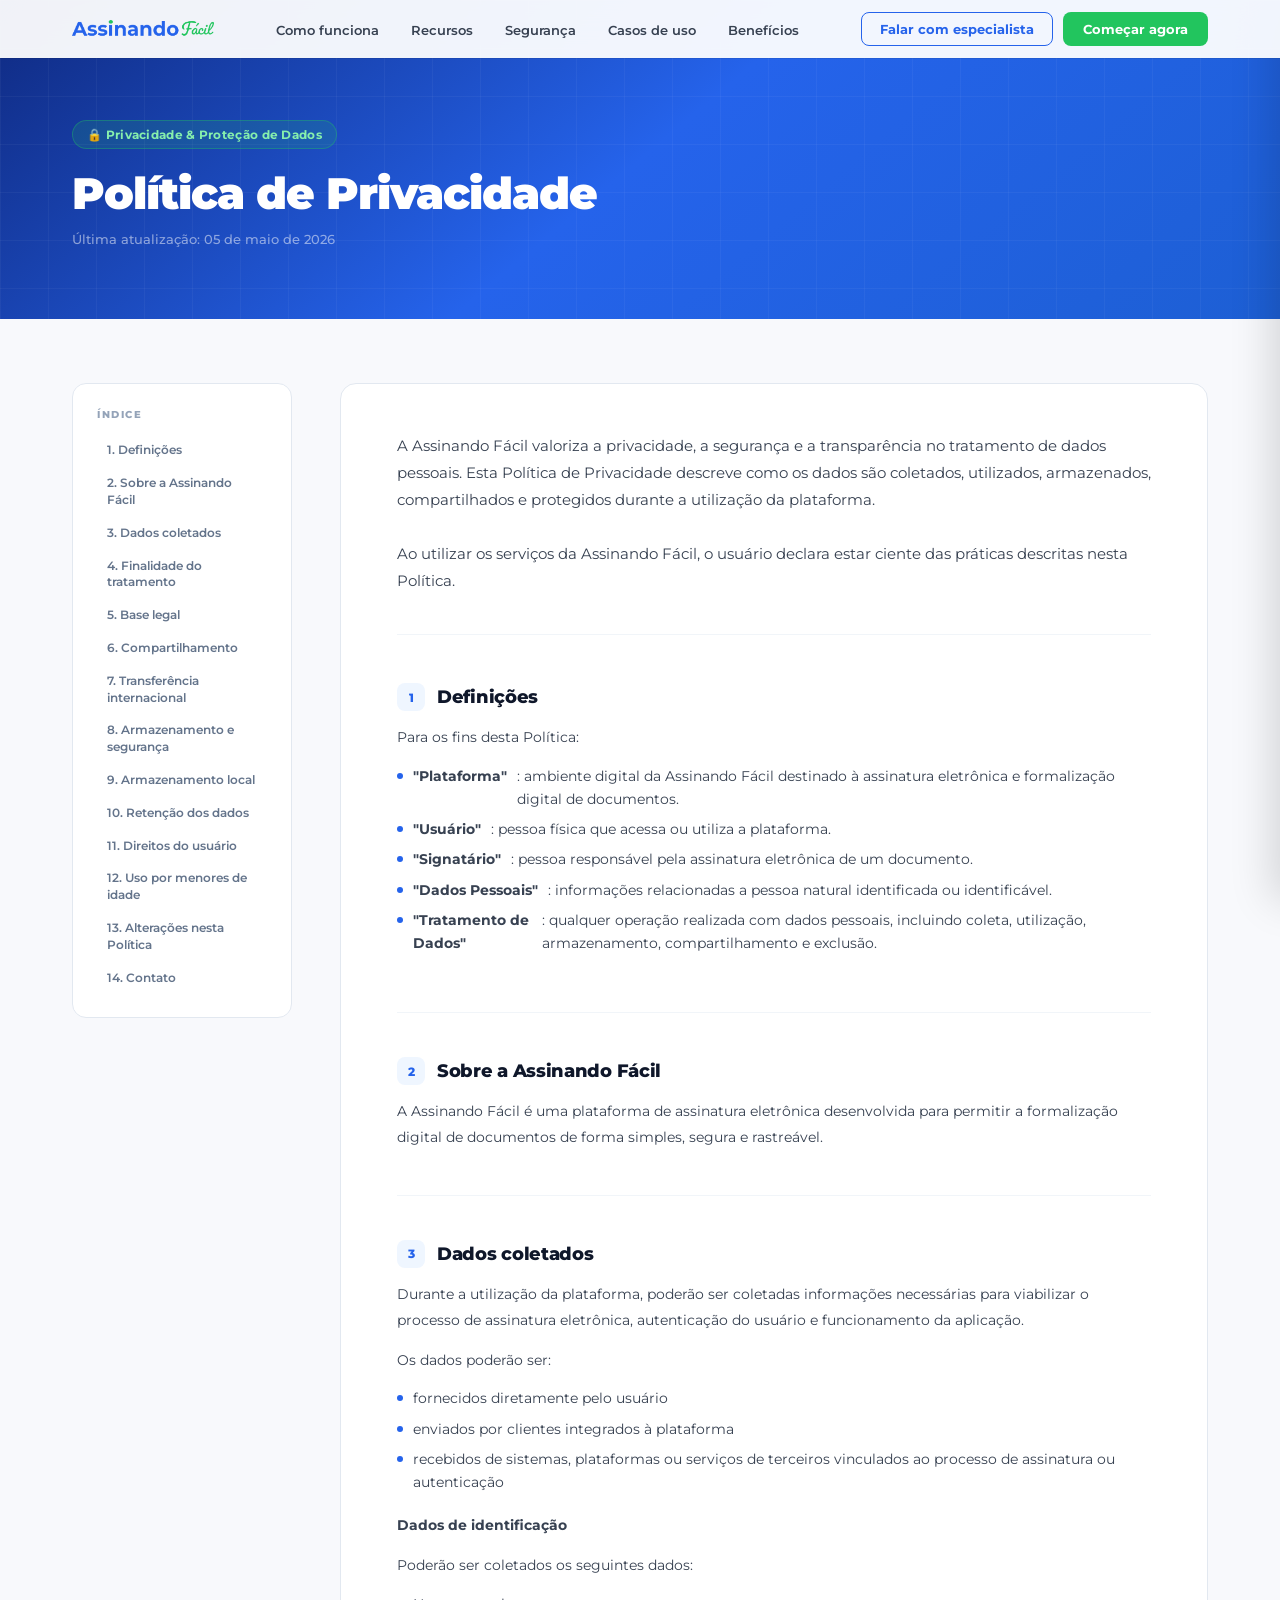
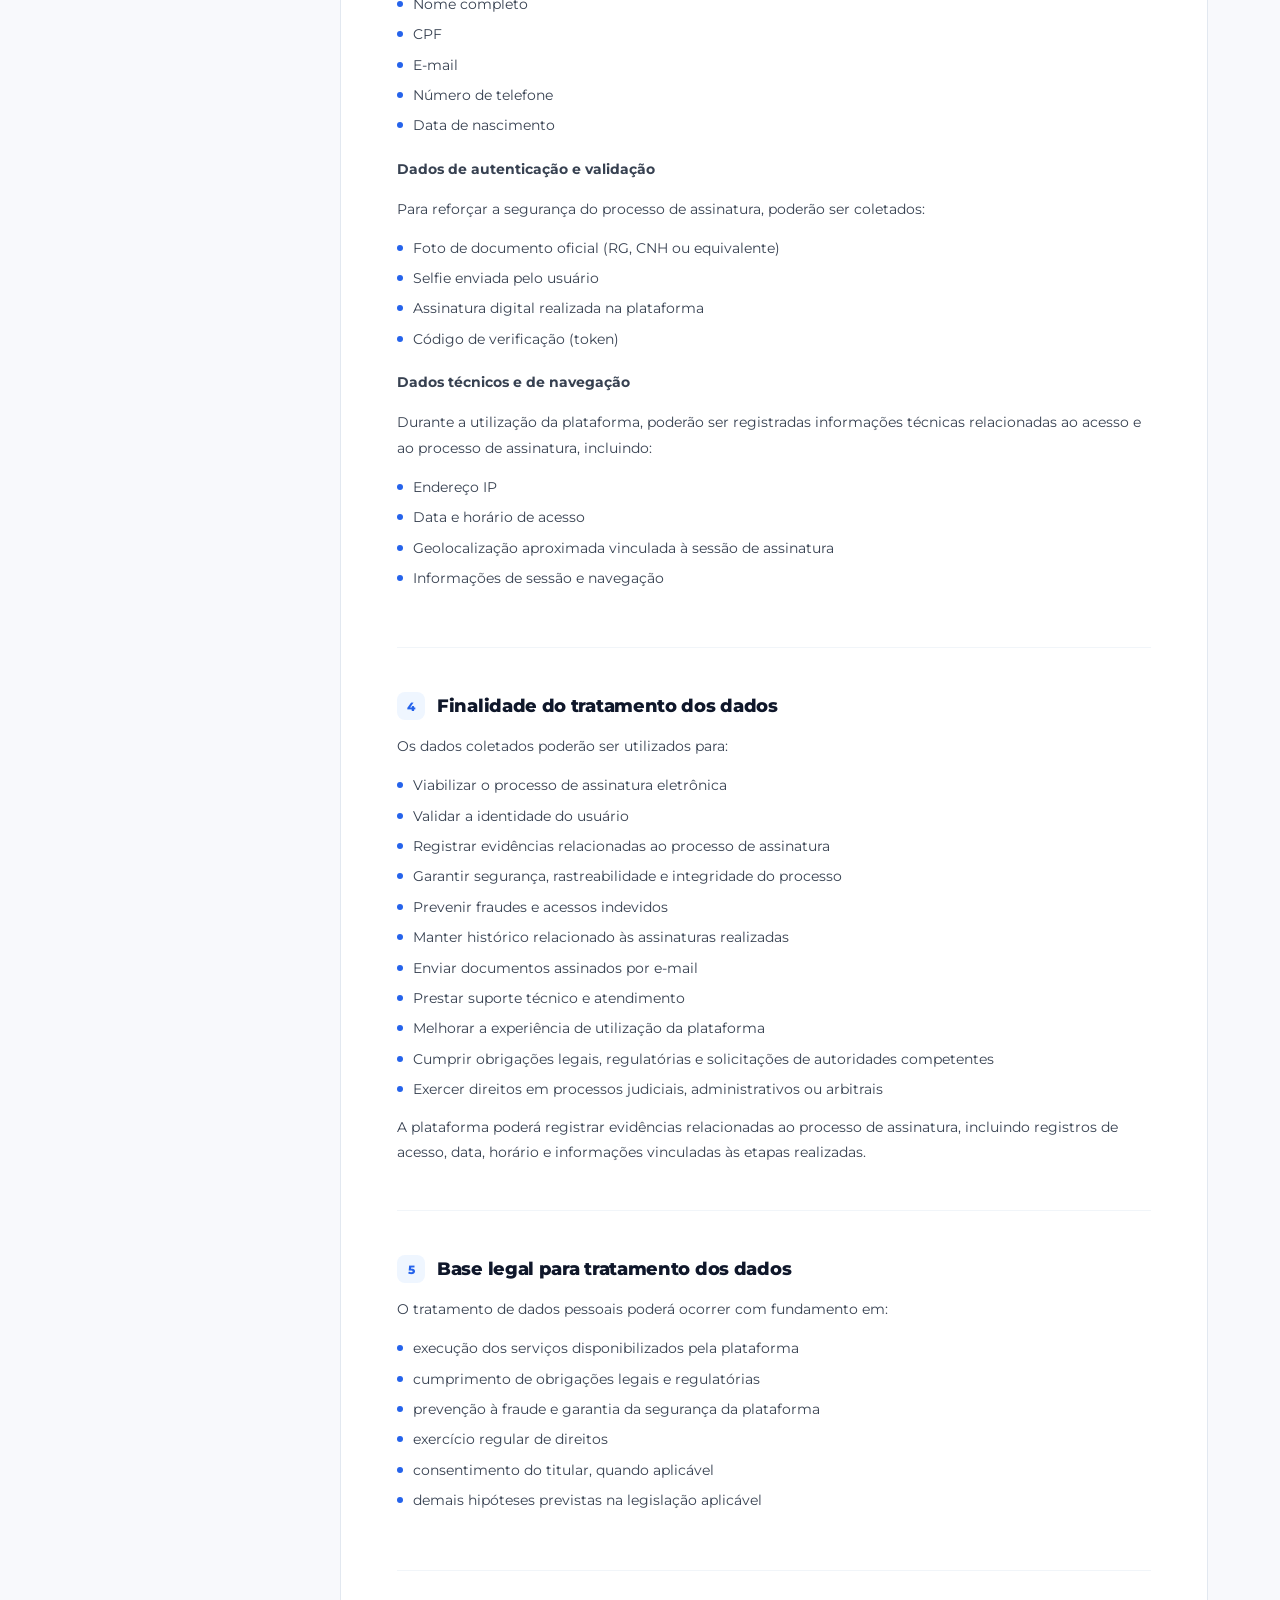
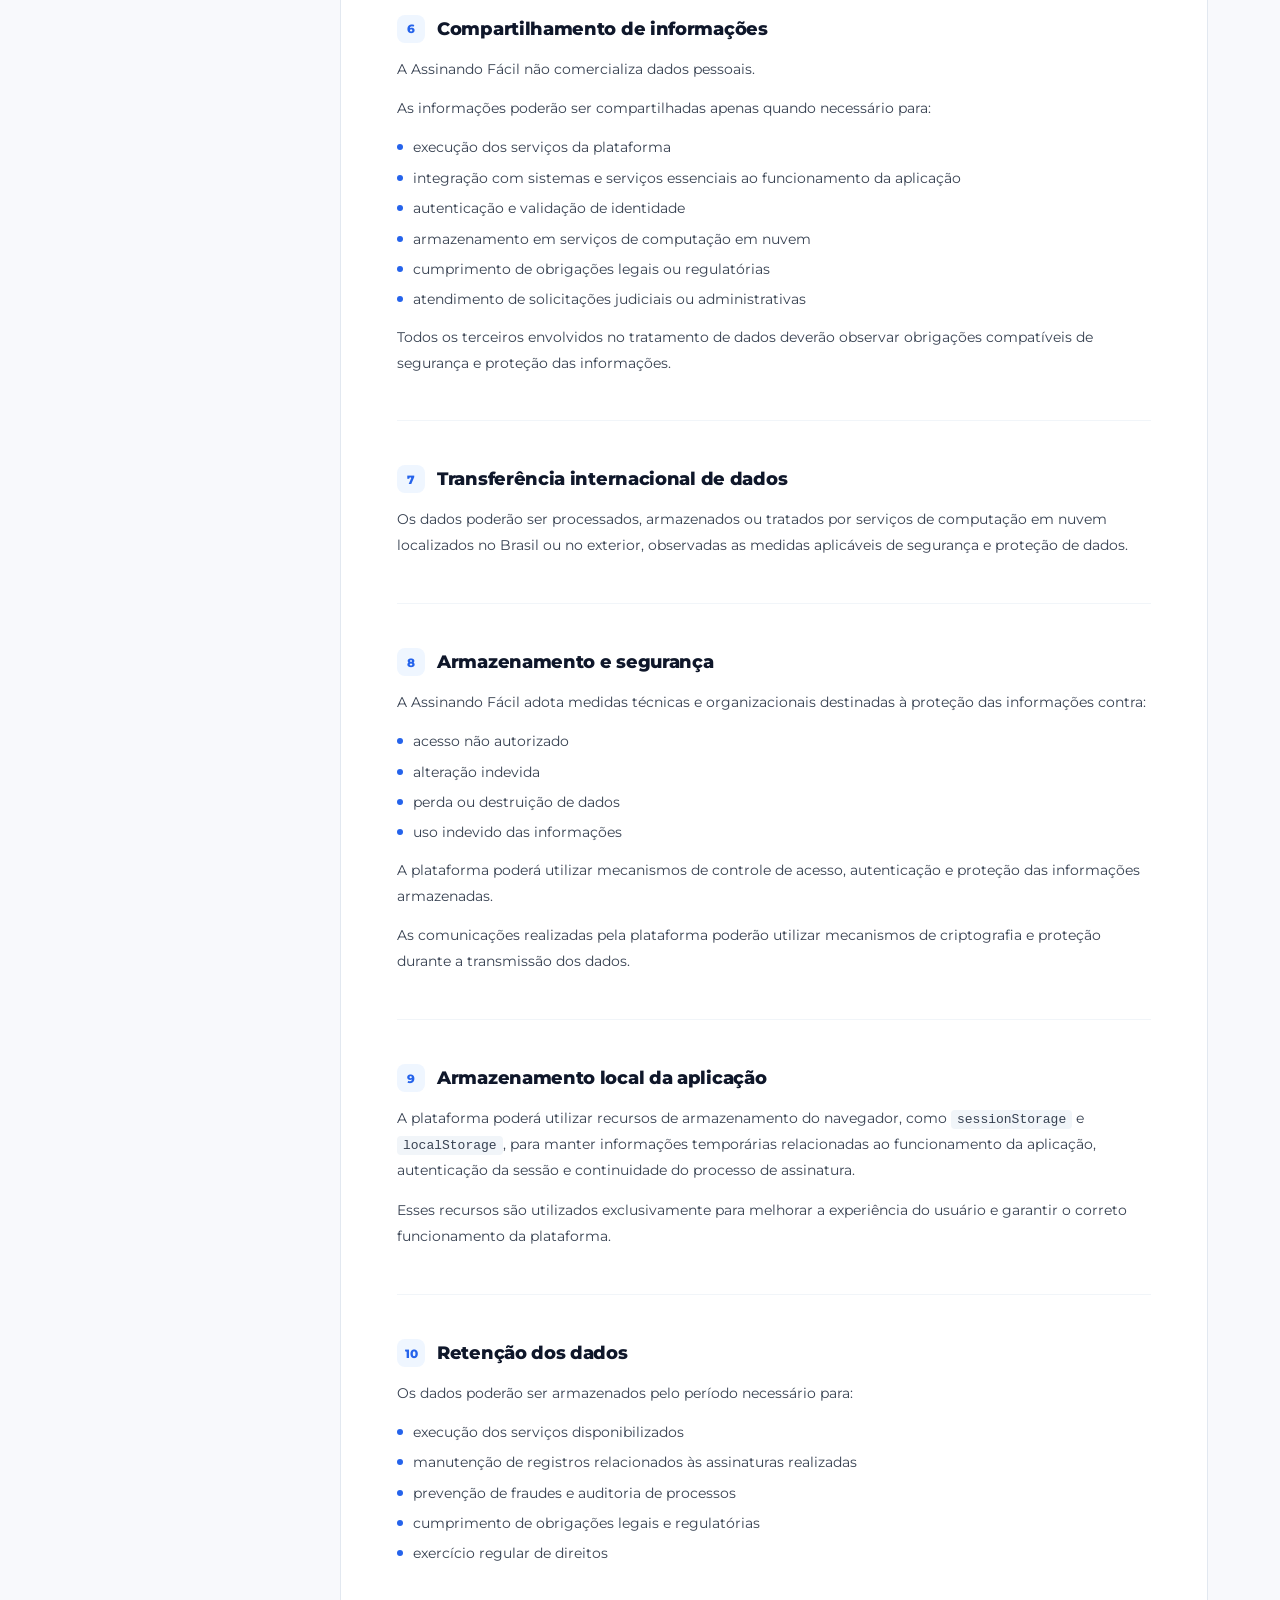
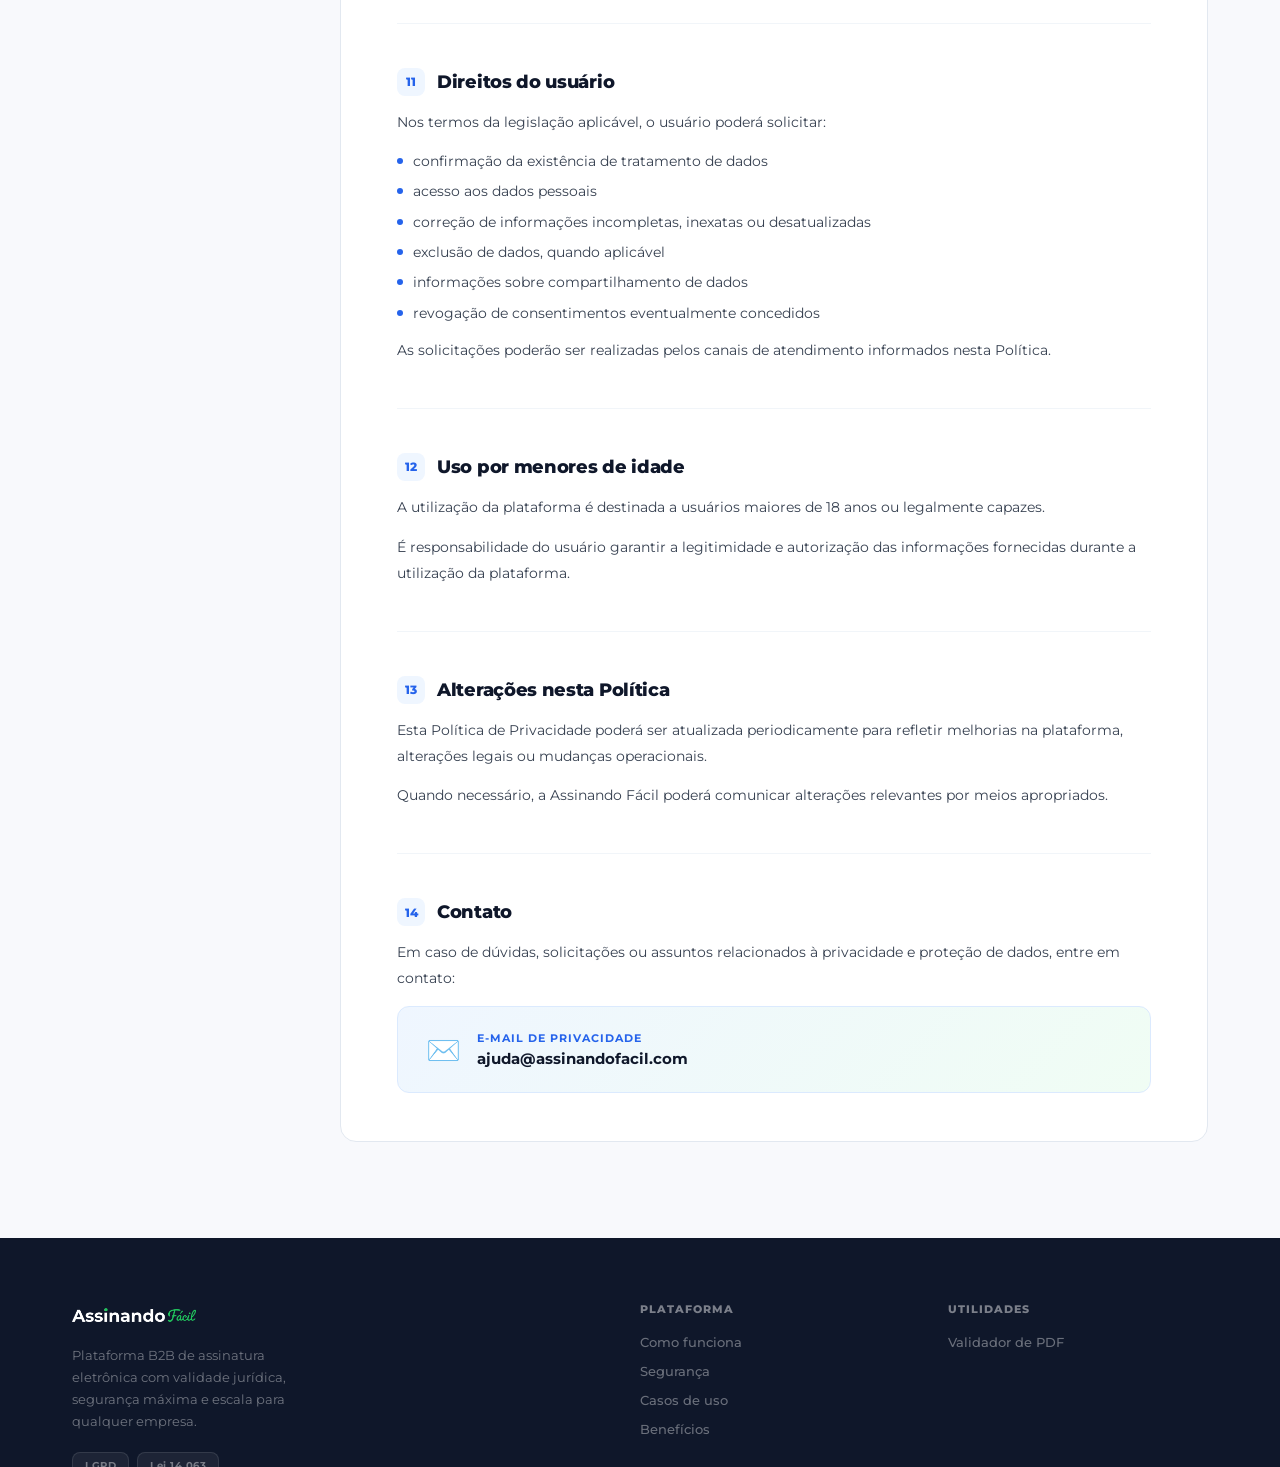
<file: privacidade.html>
<!DOCTYPE html>
<html lang="pt-BR">
<head>
  <meta charset="UTF-8">
  <meta http-equiv="refresh" content="0; url=politica-de-privacidade/">
  <link rel="canonical" href="politica-de-privacidade/">
  <title>Redirecionando… — Assinando Fácil</title>
</head>
<body>
  <p>Redirecionando para a <a href="politica-de-privacidade/">Política de Privacidade</a>…</p>
</body>
</html>
</file>
<file: css/styles.css>
*, *::before, *::after { box-sizing: border-box; margin: 0; padding: 0; }
html { scroll-behavior: smooth; overflow-x: hidden; }
body { font-family: 'Montserrat', sans-serif; color: #1F2937; background: #fff; overflow-x: hidden; -webkit-font-smoothing: antialiased; }
img { max-width: 100%; display: block; }
a { text-decoration: none; color: inherit; }

:root {
  --blue: #2563EB;
  --blue-dark: #1a40a5;
  --blue-light: #EFF6FF;
  --green: #22C55E;
  --green-dark: #16a34a;
  --dark: #0F172A;
  --gray: #64748B;
  --border: #E2E8F0;
  --shadow-sm: 0 1px 3px rgba(0,0,0,0.08),0 2px 8px rgba(0,0,0,0.05);
  --shadow-md: 0 4px 16px rgba(0,0,0,0.10),0 1px 4px rgba(0,0,0,0.06);
  --shadow-lg: 0 8px 32px rgba(0,0,0,0.14),0 2px 8px rgba(0,0,0,0.06);
  --radius: 10px;
  --radius-lg: 16px;
  --radius-xl: 24px;
}

.container { max-width: 1200px; margin: 0 auto; padding: 0 32px; }

/* ANIMATIONS */
@keyframes fadeUp { from { opacity:0; transform:translateY(28px); } to { opacity:1; transform:translateY(0); } }
@keyframes fadeIn { from { opacity:0; } to { opacity:1; } }
@keyframes floatCard { 0%,100% { transform:translateY(0) rotate(1deg); } 50% { transform:translateY(-12px) rotate(1deg); } }
@keyframes floatCardAlt { 0%,100% { transform:translateY(0) rotate(-1.5deg); } 50% { transform:translateY(-8px) rotate(-1.5deg); } }
@keyframes pulse-dot { 0%,100% { box-shadow:0 0 0 0 rgba(34,197,94,0.45); } 50% { box-shadow:0 0 0 7px rgba(34,197,94,0); } }
@keyframes stepCycle { 0%,14% { opacity:1; } 16%,100% { opacity:0; } }

.animate-fade-up { opacity:0; animation:fadeUp 0.7s ease forwards; }
.delay-1 { animation-delay:0.1s; } .delay-2 { animation-delay:0.2s; }
.delay-3 { animation-delay:0.3s; } .delay-4 { animation-delay:0.4s; }

.reveal { opacity:0; transform:translateY(24px); transition:opacity 0.6s ease,transform 0.6s ease; }
.reveal.visible { opacity:1; transform:translateY(0); }
.reveal-delay-1 { transition-delay:0.1s; } .reveal-delay-2 { transition-delay:0.2s; }
.reveal-delay-3 { transition-delay:0.3s; } .reveal-delay-4 { transition-delay:0.4s; }

/* NAVBAR */
#navbar { position:fixed; top:0; left:0; right:0; z-index:1000; padding:18px 0; transition:padding 0.3s,background 0.3s,box-shadow 0.3s; }
#navbar.scrolled { padding:12px 0; background:rgba(255,255,255,0.94); backdrop-filter:blur(16px); box-shadow:0 1px 0 rgba(0,0,0,0.07); }
.nav-inner { display:flex; align-items:center; justify-content:space-between; gap:24px; }
.nav-logo { display:flex; align-items:center; }
.nav-logo img { height:32px; width:auto; transition:opacity 0.2s; }
.nav-links { display:flex; align-items:center; gap:32px; list-style:none; }
.nav-links a { font-size:13px; font-weight:600; color:rgba(255,255,255,0.85); transition:color 0.2s; position:relative; }
#navbar.scrolled .nav-links a { color:#374151; }
.nav-links a::after { content:''; position:absolute; bottom:-2px; left:0; right:0; height:2px; background:var(--green); border-radius:1px; transform:scaleX(0); transition:transform 0.2s; }
.nav-links a:hover::after { transform:scaleX(1); }
.nav-links a:hover { color:white; }
#navbar.scrolled .nav-links a:hover { color:var(--blue); }
.nav-actions { display:flex; align-items:center; gap:10px; }
.btn-nav-login { padding:8px 18px; border-radius:8px; font-size:13px; font-weight:700; font-family:'Montserrat',sans-serif; cursor:pointer; text-decoration:none; border:1.5px solid rgba(255,255,255,0.4); color:white; background:transparent; transition:all 0.2s; }
#navbar.scrolled .btn-nav-login { border-color:var(--blue); color:var(--blue); }
.btn-nav-login:hover { background:rgba(255,255,255,0.15); }
#navbar.scrolled .btn-nav-login:hover { background:var(--blue-light); }
.btn-nav-cta { padding:9px 20px; border-radius:8px; font-size:13px; font-weight:700; font-family:'Montserrat',sans-serif; cursor:pointer; border:none; background:var(--green); color:white; transition:all 0.2s; text-decoration:none; }
.btn-nav-cta:hover { background:var(--green-dark); transform:translateY(-1px); box-shadow:0 4px 12px rgba(34,197,94,0.35); }
.nav-hamburger { display:none; flex-direction:column; gap:5px; cursor:pointer; padding:4px; background:none; border:none; z-index:1001; }
.nav-hamburger span { display:block; width:22px; height:2px; background:white; border-radius:1px; transition:all 0.3s; }
#navbar.scrolled .nav-hamburger span { background:var(--dark); }
.nav-hamburger.open span:nth-child(1) { transform:translateY(7px) rotate(45deg); }
.nav-hamburger.open span:nth-child(2) { opacity:0; }
.nav-hamburger.open span:nth-child(3) { transform:translateY(-7px) rotate(-45deg); }

/* MOBILE MENU */
.mobile-menu-overlay { display:none; position:fixed; inset:0; background:rgba(0,0,0,0.45); z-index:998; backdrop-filter:blur(2px); }
.mobile-menu-overlay.open { display:block; }
.mobile-menu { position:fixed; top:0; right:0; bottom:0; width:min(320px,85vw); background:white; z-index:999; transform:translateX(100%); transition:transform 0.3s cubic-bezier(0.4,0,0.2,1); padding:88px 28px 40px; display:flex; flex-direction:column; gap:32px; box-shadow:-8px 0 40px rgba(0,0,0,0.15); }
.mobile-menu.open { transform:translateX(0); }
.mobile-menu-links { list-style:none; display:flex; flex-direction:column; gap:4px; }
.mobile-menu-links a { display:block; padding:14px 0; font-size:16px; font-weight:700; color:var(--dark); text-decoration:none; border-bottom:1px solid #f1f5f9; transition:color 0.2s; }
.mobile-menu-links a:hover { color:var(--blue); }
.mobile-menu-actions { display:flex; flex-direction:column; gap:12px; margin-top:auto; }
.mobile-menu-btn-wpp { display:flex; align-items:center; justify-content:center; gap:8px; background:#25D366; color:white; padding:14px; border-radius:var(--radius); font-size:14px; font-weight:700; text-decoration:none; }
.mobile-menu-btn-cta { display:flex; align-items:center; justify-content:center; background:var(--blue); color:white; padding:14px; border-radius:var(--radius); font-size:14px; font-weight:700; text-decoration:none; }

/* HERO */
#hero { min-height:100vh; background:linear-gradient(140deg,#0f2980 0%,var(--blue) 50%,#1d5fd4 100%); position:relative; display:flex; align-items:center; overflow:hidden; padding:120px 0 80px; }
.hero-bg-grid { position:absolute; inset:0; background-image:linear-gradient(rgba(255,255,255,0.04) 1px,transparent 1px),linear-gradient(90deg,rgba(255,255,255,0.04) 1px,transparent 1px); background-size:48px 48px; pointer-events:none; }
.hero-bg-circle { position:absolute; border-radius:50%; pointer-events:none; }
.hero-bg-c1 { width:600px; height:600px; background:rgba(255,255,255,0.04); top:-200px; right:-100px; }
.hero-bg-c2 { width:400px; height:400px; background:rgba(34,197,94,0.08); bottom:-100px; left:-80px; }
.hero-inner { display:grid; grid-template-columns:1fr 1fr; gap:64px; align-items:center; position:relative; z-index:1; }
.hero-badge { display:inline-flex; align-items:center; gap:8px; background:rgba(34,197,94,0.15); border:1px solid rgba(34,197,94,0.35); border-radius:100px; padding:6px 14px; margin-bottom:24px; font-size:12px; font-weight:700; color:#86efac; letter-spacing:0.3px; }
.hero-badge-dot { width:7px; height:7px; background:var(--green); border-radius:50%; animation:pulse-dot 2s ease-in-out infinite; flex-shrink:0; }
.hero-title { font-size:clamp(36px,4vw,54px); font-weight:900; line-height:1.08; color:white; letter-spacing:-1.5px; margin-bottom:20px; }
.hero-title em { font-style:normal; color:var(--green); }
.hero-desc { font-size:16px; color:rgba(255,255,255,0.78); line-height:1.72; margin-bottom:36px; max-width:480px; }
.hero-actions { display:flex; align-items:center; gap:14px; margin-bottom:36px; flex-wrap:wrap; }
.btn-hero-primary { display:inline-flex; align-items:center; gap:8px; padding:14px 28px; background:var(--green); color:white; border:none; border-radius:var(--radius); font-family:'Montserrat',sans-serif; font-size:14px; font-weight:700; cursor:pointer; text-decoration:none; transition:all 0.2s; box-shadow:0 4px 20px rgba(34,197,94,0.4); }
.btn-hero-primary:hover { background:var(--green-dark); transform:translateY(-2px); box-shadow:0 8px 28px rgba(34,197,94,0.5); }
.btn-hero-outline { display:inline-flex; align-items:center; gap:8px; padding:13px 24px; background:rgba(255,255,255,0.1); color:white; border:1.5px solid rgba(255,255,255,0.3); border-radius:var(--radius); font-family:'Montserrat',sans-serif; font-size:14px; font-weight:700; cursor:pointer; text-decoration:none; transition:all 0.2s; }
.btn-hero-outline:hover { background:rgba(255,255,255,0.18); border-color:rgba(255,255,255,0.6); }
.hero-trust { display:flex; align-items:center; gap:24px; flex-wrap:wrap; }
.hero-trust-item { display:flex; align-items:center; gap:8px; font-size:12px; font-weight:600; color:rgba(255,255,255,0.65); }
.hero-trust-icon { width:20px; height:20px; background:rgba(34,197,94,0.2); border:1px solid rgba(34,197,94,0.4); border-radius:50%; display:flex; align-items:center; justify-content:center; font-size:10px; color:var(--green); flex-shrink:0; }

/* HERO VISUAL */
.hero-visual { position:relative; height:460px; }
.hero-card { position:absolute; background:white; border-radius:var(--radius-lg); box-shadow:var(--shadow-lg); padding:20px 24px; font-size:13px; }
.hero-card-main { width:300px; top:40px; left:20px; animation:floatCard 5s ease-in-out infinite; }
.hero-card-sm { width:220px; bottom:60px; right:0; animation:floatCardAlt 4s ease-in-out infinite 0.5s; }
.hero-card-badge { display:inline-flex; align-items:center; gap:6px; background:#dcfce7; color:var(--green-dark); font-size:11px; font-weight:700; padding:4px 10px; border-radius:20px; margin-bottom:14px; }
.hero-card-title { font-size:14px; font-weight:700; color:var(--dark); margin-bottom:12px; }
.hero-card-step { display:flex; align-items:center; gap:10px; padding:6px 0; border-bottom:1px solid #f1f5f9; font-size:12px; color:#374151; }
.hero-card-step:last-child { border-bottom:none; }
.step-check { width:20px; height:20px; border-radius:50%; display:flex; align-items:center; justify-content:center; flex-shrink:0; font-size:10px; font-weight:700; }
.step-check.done { background:var(--green); color:white; }
.step-check.active { background:#eff6ff; border:2px solid var(--blue); color:var(--blue); }
.step-check.pending { background:#f1f5f9; color:#94a3b8; }
.hero-card-notification { position:absolute; top:-5px; right:-5px; background:var(--green); color:white; font-size:10px; font-weight:700; padding:3px 8px; border-radius:20px; white-space:nowrap; }
.hero-card-sm-icon { font-size:28px; margin-bottom:8px; }
.hero-card-sm-label { font-size:11px; color:var(--gray); margin-bottom:4px; font-weight:600; }
.hero-card-sm-val { font-size:22px; font-weight:900; color:var(--dark); letter-spacing:-1px; }
.hero-card-sm-sub { font-size:11px; color:var(--green-dark); font-weight:600; margin-top:2px; }

/* SOCIAL PROOF */
#social-proof { padding:32px 0; background:#f8f9fc; border-top:1px solid var(--border); border-bottom:1px solid var(--border); }
.social-proof-inner { display:flex; align-items:center; justify-content:center; gap:48px; flex-wrap:wrap; }
.stat-item { text-align:center; }
.stat-number { font-size:28px; font-weight:900; color:var(--blue); letter-spacing:-1px; line-height:1; }
.stat-label { font-size:12px; font-weight:600; color:var(--gray); margin-top:4px; }
.stat-divider { width:1px; height:40px; background:var(--border); }

/* SECTION COMMONS */
section { padding:96px 0; }
.section-eyebrow { font-size:11px; font-weight:800; text-transform:uppercase; letter-spacing:1.5px; color:var(--blue); margin-bottom:12px; }
.section-title { font-size:clamp(28px,3vw,40px); font-weight:800; color:var(--dark); line-height:1.15; letter-spacing:-0.5px; margin-bottom:16px; }
.section-desc { font-size:16px; color:var(--gray); line-height:1.7; max-width:540px; }
.section-header { margin-bottom:64px; }
.section-header.centered { text-align:center; }
.section-header.centered .section-desc { margin:0 auto; }

/* HOW IT WORKS */
#how-it-works { background:white; }
.steps-grid { display:grid; grid-template-columns:repeat(3,1fr); gap:28px; position:relative; }
.steps-grid::before { content:''; position:absolute; top:28px; left:calc(16.5% + 20px); right:calc(16.5% + 20px); height:2px; background:linear-gradient(90deg,var(--blue) 0%,var(--green) 100%); opacity:0.18; z-index:0; }
.step-item { text-align:center; position:relative; z-index:1; }
.step-num-wrap { width:56px; height:56px; margin:0 auto 20px; }
.step-num { width:56px; height:56px; background:var(--blue-light); color:var(--blue); border-radius:50%; display:flex; align-items:center; justify-content:center; font-size:18px; font-weight:900; border:2px solid rgba(37,99,235,0.15); transition:all 0.3s; }
.step-item:hover .step-num { background:var(--blue); color:white; transform:scale(1.1); box-shadow:0 8px 20px rgba(37,99,235,0.3); }
.step-num.success { background:#dcfce7; color:var(--green-dark); border-color:rgba(34,197,94,0.2); }
.step-item:hover .step-num.success { background:var(--green); color:white; box-shadow:0 8px 20px rgba(34,197,94,0.3); }
.step-title { font-size:15px; font-weight:700; color:var(--dark); margin-bottom:8px; }
.step-desc { font-size:13px; color:var(--gray); line-height:1.6; }

/* FEATURES */
#features { background:#f8f9fc; }
.features-grid { display:grid; grid-template-columns:repeat(3,1fr); gap:20px; }
.feature-card { background:white; border-radius:var(--radius-lg); border:1px solid var(--border); padding:28px; transition:all 0.3s; position:relative; overflow:hidden; }
.feature-card::before { content:''; position:absolute; inset:0; background:linear-gradient(135deg,var(--blue-light) 0%,transparent 60%); opacity:0; transition:opacity 0.3s; }
.feature-card:hover { border-color:rgba(37,99,235,0.2); box-shadow:var(--shadow-md); transform:translateY(-4px); }
.feature-card:hover::before { opacity:1; }
.feature-icon-wrap { width:52px; height:52px; border-radius:14px; display:flex; align-items:center; justify-content:center; font-size:22px; margin-bottom:18px; position:relative; z-index:1; }
.feature-title { font-size:15px; font-weight:700; color:var(--dark); margin-bottom:8px; position:relative; z-index:1; }
.feature-desc { font-size:13px; color:var(--gray); line-height:1.65; position:relative; z-index:1; }

/* DEMO */
#demo { background:linear-gradient(160deg,#0f2980 0%,var(--blue) 100%); position:relative; overflow:hidden; }
#demo::before { content:''; position:absolute; width:500px; height:500px; background:rgba(255,255,255,0.04); border-radius:50%; top:-200px; right:-100px; }
.demo-inner { display:grid; grid-template-columns:1fr 1fr; gap:64px; align-items:center; position:relative; z-index:1; }
.demo-left .section-eyebrow { color:#86efac; }
.demo-left .section-title { color:white; }
.demo-left .section-desc { color:rgba(255,255,255,0.7); max-width:420px; }
.demo-steps { margin-top:24px; display:flex; flex-direction:column; gap:6px; }
.demo-step-btn { display:flex; align-items:flex-start; gap:12px; background:rgba(255,255,255,0.06); border:1px solid rgba(255,255,255,0.08); border-radius:12px; padding:10px 14px; cursor:pointer; transition:all 0.2s; text-align:left; width:100%; font-family:'Montserrat',sans-serif; }
.demo-step-btn:hover { background:rgba(255,255,255,0.1); border-color:rgba(255,255,255,0.15); }
.demo-step-btn.active { background:rgba(255,255,255,0.13); border-color:rgba(255,255,255,0.22); }
.demo-step-num-badge { width:24px; height:24px; border-radius:50%; background:rgba(255,255,255,0.12); color:rgba(255,255,255,0.65); font-size:11px; font-weight:800; display:flex; align-items:center; justify-content:center; flex-shrink:0; transition:all 0.2s; margin-top:1px; }
.demo-step-btn.active .demo-step-num-badge { background:var(--green); color:white; }
.demo-step-btn-title { font-size:12px; font-weight:700; color:rgba(255,255,255,0.75); margin-bottom:2px; line-height:1.3; }
.demo-step-btn.active .demo-step-btn-title { color:white; }
.demo-step-btn-desc { font-size:11px; color:rgba(255,255,255,0.42); line-height:1.4; }
.mockup-screen { display:none; }
.mockup-screen.active { display:flex; min-height:220px; }
.doc-line { height:3px; border-radius:2px; background:#e2e8f0; margin-bottom:5px; }
.mform-group { margin-bottom:9px; }
.mform-label { font-size:9px; font-weight:700; text-transform:uppercase; letter-spacing:0.5px; color:#64748b; display:block; margin-bottom:4px; }
.mform-input { display:flex; align-items:center; gap:6px; width:100%; padding:7px 10px; border:1.5px solid #e2e8f0; border-radius:7px; font-size:11px; color:#374151; background:white; font-family:'Montserrat',sans-serif; font-weight:500; }
.card-illus-wrap { display:flex; gap:12px; }
.card-illus { flex:1; }
.card-illus-label { font-size:10px; font-weight:700; color:#374151; margin-bottom:6px; }
.card-illus-btn { display:block; width:100%; margin-top:6px; padding:6px; background:#2563EB; color:white; border:none; border-radius:6px; font-size:10px; font-weight:700; font-family:'Montserrat',sans-serif; cursor:pointer; text-align:center; }
.otp-inputs { display:flex; gap:7px; justify-content:center; margin:14px 0 12px; }
.otp-box { width:30px; height:36px; border:1.5px solid #e2e8f0; border-radius:7px; background:white; }

/* DEMO MOCKUP */
.demo-mockup { background:white; border-radius:var(--radius-xl); overflow:hidden; box-shadow:0 24px 64px rgba(0,0,0,0.35); }
.mockup-topbar { background:#f8f9fc; border-bottom:1px solid var(--border); padding:12px 16px; display:flex; align-items:center; gap:8px; }
.mockup-dot { width:10px; height:10px; border-radius:50%; }
.mockup-title-bar { flex:1; background:white; border:1px solid var(--border); border-radius:20px; padding:4px 12px; font-size:11px; color:#94a3b8; margin:0 8px; }
.mockup-progress { height:3px; background:#f1f5f9; }
.mockup-progress-fill { height:3px; background:var(--blue); transition:width 0.5s ease; }
.mockup-header { padding:14px 20px; border-bottom:1px solid #f1f5f9; display:flex; align-items:center; justify-content:space-between; }
.mockup-step-title { font-size:14px; font-weight:700; color:var(--dark); }
.mockup-step-sub { font-size:11px; color:var(--gray); margin-top:1px; }
.mockup-content { display:flex; min-height:220px; }
.mockup-main { flex:1; padding:20px; }
.mockup-sidebar { width:160px; border-left:1px solid #f1f5f9; padding:16px; background:#fafbfd; }
.mockup-sidebar-title { font-size:12px; font-weight:700; margin-bottom:2px; color:var(--dark); }
.mockup-sidebar-sub { font-size:10px; color:var(--gray); margin-bottom:14px; }
.mockup-step-item { display:flex; align-items:center; gap:8px; padding:5px 0; }
.mockup-step-dot { width:18px; height:18px; border-radius:50%; display:flex; align-items:center; justify-content:center; font-size:8px; font-weight:700; flex-shrink:0; }
.mockup-step-dot.done { background:var(--green); color:white; }
.mockup-step-dot.active { border:2px solid var(--blue); color:var(--blue); background:white; }
.mockup-step-dot.pending { background:#f1f5f9; color:#cbd5e1; }
.mockup-step-label { font-size:10px; }
.mockup-step-label.done { color:var(--green-dark); font-weight:600; }
.mockup-step-label.active { color:var(--blue); font-weight:700; }
.mockup-step-label.pending { color:var(--gray); }
.mockup-step-connector { width:2px; height:6px; background:#e2e8f0; margin:0 0 0 8px; border-radius:1px; }
.mockup-step-connector.done { background:var(--green); opacity:0.4; }

/* SECURITY */
#security { background:var(--dark); }
.security-inner { display:grid; grid-template-columns:1fr 1fr; gap:80px; align-items:center; }
.security-eyebrow { font-size:11px; font-weight:800; text-transform:uppercase; letter-spacing:1.5px; color:var(--green); margin-bottom:12px; }
.security-title { font-size:clamp(26px,3vw,38px); font-weight:800; color:white; line-height:1.15; letter-spacing:-0.5px; margin-bottom:18px; }
.security-desc { font-size:15px; color:rgba(255,255,255,0.6); line-height:1.75; margin-bottom:32px; }
.compliance-box { background:rgba(255,255,255,0.05); border:1px solid rgba(255,255,255,0.08); border-radius:14px; padding:20px 24px; }
.compliance-title { font-size:11px; font-weight:700; color:var(--green); text-transform:uppercase; letter-spacing:1px; margin-bottom:14px; }
.compliance-item { display:flex; align-items:center; gap:10px; margin-bottom:10px; }
.compliance-check { width:18px; height:18px; border-radius:50%; background:rgba(34,197,94,0.18); display:flex; align-items:center; justify-content:center; flex-shrink:0; font-size:9px; color:var(--green); font-weight:700; }
.compliance-text { font-size:13px; color:rgba(255,255,255,0.75); }
.security-cards { display:grid; grid-template-columns:1fr 1fr; gap:14px; }
.security-card { background:rgba(255,255,255,0.04); border:1px solid rgba(255,255,255,0.07); border-radius:16px; padding:24px; transition:background 0.25s; }
.security-card:hover { background:rgba(255,255,255,0.08); }
.security-card-icon { width:44px; height:44px; border-radius:12px; background:rgba(37,99,235,0.25); display:flex; align-items:center; justify-content:center; font-size:18px; margin-bottom:14px; }
.security-card-title { font-size:14px; font-weight:700; color:white; margin-bottom:7px; line-height:1.3; }
.security-card-desc { font-size:12px; color:rgba(255,255,255,0.5); line-height:1.6; }

/* USE CASES */
#use-cases { background:white; }
.use-cases-tabs { display:flex; gap:6px; margin-bottom:40px; flex-wrap:wrap; }
.use-case-tab { padding:9px 18px; border-radius:99px; font-size:13px; font-weight:600; font-family:'Montserrat',sans-serif; cursor:pointer; border:1.5px solid var(--border); background:white; color:#374151; transition:all 0.2s; }
.use-case-tab.active { background:var(--blue); color:white; border-color:var(--blue); }
.use-case-tab:hover:not(.active) { border-color:var(--blue); color:var(--blue); }
.use-case-panel { display:none; }
.use-case-panel.active { display:grid; grid-template-columns:1fr 1fr; gap:56px; align-items:center; animation:fadeIn 0.3s ease; }
.use-case-tags { display:flex; gap:8px; flex-wrap:wrap; margin-bottom:20px; }
.use-case-tag { background:var(--blue-light); color:var(--blue); font-size:12px; font-weight:600; padding:4px 12px; border-radius:99px; }
.use-case-title { font-size:26px; font-weight:800; color:var(--dark); margin-bottom:14px; letter-spacing:-0.3px; }
.use-case-desc { font-size:15px; color:var(--gray); line-height:1.75; margin-bottom:28px; }
.use-case-features { display:flex; flex-direction:column; gap:10px; }
.use-case-feat { display:flex; align-items:center; gap:10px; font-size:14px; color:#374151; }
.use-case-feat-check { width:20px; height:20px; border-radius:50%; background:rgba(34,197,94,0.15); display:flex; align-items:center; justify-content:center; font-size:10px; color:var(--green); font-weight:700; flex-shrink:0; }
.use-case-visual { background:#f8f9fc; border-radius:20px; padding:32px; border:1px solid var(--border); min-height:280px; display:flex; align-items:center; justify-content:center; }

/* BENEFITS */
#benefits { background:#f8f9fc; }
.benefits-grid { display:grid; grid-template-columns:repeat(3,1fr); gap:20px; }
.benefit-card { background:white; border-radius:var(--radius-lg); padding:28px; border:1px solid var(--border); transition:all 0.25s; }
.benefit-card:hover { transform:translateY(-3px); box-shadow:var(--shadow-md); }
.benefit-icon { width:48px; height:48px; border-radius:14px; display:flex; align-items:center; justify-content:center; font-size:20px; margin-bottom:16px; }
.benefit-title { font-size:16px; font-weight:700; color:var(--dark); margin-bottom:8px; }
.benefit-desc { font-size:13px; color:var(--gray); line-height:1.7; }
.logos-strip { margin-top:60px; text-align:center; }
.logos-label { font-size:11px; font-weight:700; text-transform:uppercase; letter-spacing:1.5px; color:#CBD5E1; margin-bottom:28px; }
.logos-row { display:flex; justify-content:center; gap:12px; flex-wrap:wrap; }
.logo-pill { background:#F1F5F9; border-radius:8px; padding:9px 20px; font-size:12px; font-weight:700; color:#94A3B8; letter-spacing:0.5px; }

/* CTA */
#cta { background:linear-gradient(135deg,var(--blue) 0%,#1d4ed8 100%); position:relative; overflow:hidden; }
#cta::before { content:''; position:absolute; width:440px; height:440px; background:rgba(255,255,255,0.05); border-radius:50%; top:-140px; right:-100px; }
#cta::after { content:''; position:absolute; width:300px; height:300px; background:rgba(255,255,255,0.04); border-radius:50%; bottom:-80px; left:-60px; }
.cta-inner { text-align:center; position:relative; z-index:1; max-width:680px; margin:0 auto; }
.cta-badge { display:inline-flex; align-items:center; gap:8px; background:rgba(255,255,255,0.12); border-radius:99px; padding:6px 16px; margin-bottom:28px; font-size:12px; font-weight:600; color:white; }
.cta-badge-dot { width:7px; height:7px; border-radius:50%; background:var(--green); animation:pulse-dot 2s ease-in-out infinite; }
.cta-title { font-size:clamp(30px,4.5vw,50px); font-weight:900; color:white; line-height:1.1; margin-bottom:20px; letter-spacing:-1px; }
.cta-desc { font-size:17px; color:rgba(255,255,255,0.8); line-height:1.7; margin-bottom:44px; }
.cta-actions { display:flex; gap:14px; justify-content:center; flex-wrap:wrap; margin-bottom:32px; }
.btn-cta-primary { background:var(--green); color:white; padding:15px 34px; border-radius:var(--radius); font-size:15px; font-weight:700; display:inline-flex; align-items:center; gap:8px; box-shadow:0 4px 20px rgba(34,197,94,0.55); transition:transform 0.2s; text-decoration:none; }
.btn-cta-primary:hover { transform:translateY(-2px); }
.btn-cta-outline { background:rgba(255,255,255,0.12); color:white; padding:15px 34px; border-radius:var(--radius); font-size:15px; font-weight:600; border:1.5px solid rgba(255,255,255,0.25); backdrop-filter:blur(8px); transition:background 0.2s; text-decoration:none; }
.btn-cta-outline:hover { background:rgba(255,255,255,0.2); }
.cta-trust { display:flex; justify-content:center; gap:28px; flex-wrap:wrap; }
.cta-trust-item { display:flex; align-items:center; gap:7px; font-size:12px; color:rgba(255,255,255,0.7); font-weight:500; }
.cta-check { color:var(--green); font-size:13px; font-weight:700; }
.cta-specialists { display:flex; align-items:center; justify-content:center; gap:14px; margin-bottom:36px; background:rgba(255,255,255,0.08); border:1px solid rgba(255,255,255,0.14); border-radius:16px; padding:14px 24px; width:fit-content; margin-left:auto; margin-right:auto; backdrop-filter:blur(8px); }
.cta-spec-avatars { display:flex; }
.cta-spec-avatar { width:36px; height:36px; border-radius:50%; border:2px solid rgba(255,255,255,0.3); background:var(--blue); display:flex; align-items:center; justify-content:center; font-size:16px; margin-left:-10px; }
.cta-spec-avatar:first-child { margin-left:0; }
.cta-spec-info { display:flex; flex-direction:column; gap:2px; text-align:left; }
.cta-spec-online { font-size:13px; font-weight:700; color:white; display:flex; align-items:center; gap:6px; }
.cta-spec-dot { width:8px; height:8px; border-radius:50%; background:#22C55E; display:inline-block; animation:pulse-dot 2s ease-in-out infinite; }
.cta-spec-time { font-size:11px; color:rgba(255,255,255,0.6); }

/* FOOTER */
footer { background:var(--dark); padding:64px 0 32px; }
.footer-grid { display:grid; grid-template-columns:2fr 1fr 1fr; gap:48px; padding-bottom:48px; border-bottom:1px solid rgba(255,255,255,0.07); }
.footer-logo img { height:28px; width:auto; margin-bottom:14px; }
.footer-desc { font-size:13px; color:rgba(255,255,255,0.4); line-height:1.7; max-width:260px; margin-bottom:20px; }
.footer-seals { display:flex; gap:8px; }
.footer-seal { background:rgba(255,255,255,0.06); border:1px solid rgba(255,255,255,0.1); border-radius:8px; padding:6px 12px; font-size:10px; font-weight:700; color:rgba(255,255,255,0.4); letter-spacing:0.5px; }
.footer-col-title { font-size:11px; font-weight:800; text-transform:uppercase; letter-spacing:1px; color:rgba(255,255,255,0.45); margin-bottom:16px; }
.footer-links { list-style:none; display:flex; flex-direction:column; gap:10px; }
.footer-links a { color:rgba(255,255,255,0.38); font-size:13px; font-weight:500; transition:color 0.2s; }
.footer-links a:hover { color:white; }
.footer-bottom { padding-top:24px; display:flex; align-items:center; justify-content:space-between; gap:16px; flex-wrap:wrap; }
.footer-copy { font-size:12px; color:rgba(255,255,255,0.28); }
.footer-legal { display:flex; gap:20px; }
.footer-legal a { font-size:12px; color:rgba(255,255,255,0.28); transition:color 0.2s; }
.footer-legal a:hover { color:rgba(255,255,255,0.6); }

/* RESPONSIVE */
@media(max-width:1024px) {
  .hero-inner { grid-template-columns:1fr; }
  .hero-visual { display:none; }
  .demo-inner { grid-template-columns:1fr; }
  .security-inner { grid-template-columns:1fr; gap:48px; }
  .contact-inner { grid-template-columns:1fr; }
  .footer-grid { grid-template-columns:1fr 1fr; }
}
@media(max-width:768px) {
  .container { padding:0 20px; }
  section { padding:64px 0; overflow-x:hidden; }
  #hero { padding-top:80px; padding-bottom:60px; }
  .nav-links,.nav-actions { display:none; }
  .nav-hamburger { display:flex; }
  .features-grid { grid-template-columns:1fr; }
  .steps-grid { grid-template-columns:1fr; }
  .steps-grid::before { display:none; }
  .benefits-grid { grid-template-columns:1fr; }
  .security-cards { grid-template-columns:1fr; }
  .footer-grid { grid-template-columns:1fr; gap:32px; }
  .footer-bottom { flex-direction:column; text-align:center; }
  .use-case-panel.active { grid-template-columns:1fr; }
  .mockup-sidebar { display:none; }
}
</file>
<file: css/legal.css>
/* Legal pages — shared styles (privacy policy, terms of use) */

/* overflow-x: hidden on html breaks position:sticky — clip fixes it */
html, body { overflow-x: clip; }

body { background: #f8f9fc; }

/* ─── Hero ─────────────────────────────────────────────── */
.legal-hero {
  background: linear-gradient(140deg, #0f2980 0%, #2563EB 50%, #1d5fd4 100%);
  padding: 120px 0 72px;
  position: relative;
  overflow: hidden;
}
.legal-hero::before {
  content: '';
  position: absolute;
  inset: 0;
  background-image:
    linear-gradient(rgba(255,255,255,0.04) 1px, transparent 1px),
    linear-gradient(90deg, rgba(255,255,255,0.04) 1px, transparent 1px);
  background-size: 48px 48px;
  pointer-events: none;
}
.legal-hero-inner { position: relative; z-index: 1; }

.legal-hero-eyebrow {
  display: inline-flex;
  align-items: center;
  gap: 8px;
  background: rgba(34,197,94,0.15);
  border: 1px solid rgba(34,197,94,0.35);
  border-radius: 100px;
  padding: 6px 14px;
  margin-bottom: 20px;
  font-size: 12px;
  font-weight: 700;
  color: #86efac;
  letter-spacing: 0.3px;
}
.legal-hero-title {
  font-size: clamp(28px, 3.5vw, 44px);
  font-weight: 900;
  color: white;
  line-height: 1.1;
  letter-spacing: -1px;
  margin-bottom: 14px;
}
.legal-hero-date {
  font-size: 13px;
  color: rgba(255,255,255,0.5);
  font-weight: 500;
}

/* ─── Body layout ───────────────────────────────────────── */
.legal-body { padding: 64px 0 96px; }

.legal-layout {
  display: grid;
  grid-template-columns: 220px 1fr;
  gap: 48px;
  align-items: start;
}

/* ─── Sidebar index ──────────────────────────────────────── */
.legal-index {
  position: sticky;
  top: 92px;
  background: white;
  border: 1px solid #E2E8F0;
  border-radius: 14px;
  padding: 24px;
}
.legal-index-title {
  font-size: 10px;
  font-weight: 800;
  text-transform: uppercase;
  letter-spacing: 1.5px;
  color: #94a3b8;
  margin-bottom: 14px;
}
.legal-index-list {
  list-style: none;
  display: flex;
  flex-direction: column;
  gap: 2px;
}
.legal-index-list a {
  display: block;
  padding: 7px 10px;
  font-size: 12px;
  font-weight: 600;
  color: #64748b;
  border-radius: 8px;
  transition: all 0.15s;
  line-height: 1.4;
}
.legal-index-list a:hover { background: #EFF6FF; color: #2563EB; }

/* ─── Content ───────────────────────────────────────────── */
.legal-content {
  background: white;
  border-radius: 16px;
  border: 1px solid #E2E8F0;
  padding: 48px 56px;
}

.legal-intro {
  font-size: 15px;
  color: #374151;
  line-height: 1.8;
  margin-bottom: 48px;
  padding-bottom: 40px;
  border-bottom: 1px solid #f1f5f9;
}

/* ─── Sections ──────────────────────────────────────────── */
.legal-section {
  margin-bottom: 44px;
  padding-bottom: 44px;
  border-bottom: 1px solid #f1f5f9;
  scroll-margin-top: 100px;
}
.legal-section:last-child {
  border-bottom: none;
  margin-bottom: 0;
  padding-bottom: 0;
}

.legal-section-header {
  display: flex;
  align-items: center;
  gap: 12px;
  margin-bottom: 14px;
}
.legal-section-num {
  display: inline-flex;
  align-items: center;
  justify-content: center;
  width: 28px;
  height: 28px;
  background: #EFF6FF;
  color: #2563EB;
  border-radius: 8px;
  font-size: 12px;
  font-weight: 800;
  flex-shrink: 0;
}
.legal-section-title {
  font-size: 18px;
  font-weight: 800;
  color: #0F172A;
  letter-spacing: -0.3px;
  margin-bottom: 0;
}

.legal-section p {
  font-size: 14px;
  color: #374151;
  line-height: 1.85;
  margin-bottom: 14px;
}
.legal-section p:last-child { margin-bottom: 0; }

.legal-subsection-title {
  font-size: 13px;
  font-weight: 700;
  color: #0F172A;
  margin: 20px 0 8px;
}

.legal-list {
  list-style: none;
  display: flex;
  flex-direction: column;
  gap: 8px;
  margin-bottom: 14px;
}
.legal-list li {
  display: flex;
  align-items: flex-start;
  gap: 10px;
  font-size: 14px;
  color: #374151;
  line-height: 1.6;
}
.legal-list li::before {
  content: '';
  width: 6px;
  height: 6px;
  background: #2563EB;
  border-radius: 50%;
  margin-top: 8px;
  flex-shrink: 0;
}

/* ─── Contact box ───────────────────────────────────────── */
.legal-contact-box {
  background: linear-gradient(135deg, #EFF6FF 0%, #f0fdf4 100%);
  border: 1px solid #dbeafe;
  border-radius: 12px;
  padding: 24px 28px;
  display: flex;
  align-items: center;
  gap: 16px;
  margin-top: 8px;
}
.legal-contact-icon { font-size: 28px; flex-shrink: 0; }
.legal-contact-label {
  font-size: 11px;
  font-weight: 700;
  text-transform: uppercase;
  letter-spacing: 1px;
  color: #2563EB;
  margin-bottom: 4px;
}
.legal-contact-email { font-size: 15px; font-weight: 700; color: #0F172A; }

/* ─── Code inline ───────────────────────────────────────── */
.legal-code {
  background: #f1f5f9;
  padding: 2px 6px;
  border-radius: 4px;
  font-size: 13px;
  font-family: monospace;
}

/* ─── Responsive ────────────────────────────────────────── */
@media (max-width: 900px) {
  .legal-layout { grid-template-columns: 1fr; }
  .legal-index { display: none; }
  .legal-content { padding: 32px 24px; }
}
@media (max-width: 768px) {
  .legal-hero { padding: 100px 0 56px; }
}
</file>
<file: css/validador.css>
/* Validador de PDF assinado — page-specific styles */

/* Garante que o atributo [hidden] sempre oculte o elemento, mesmo quando
   a regra do componente define display: flex (que venceria o display:none
   padrão do navegador). */
[hidden] { display: none !important; }

/* ─── Body layout ───────────────────────────────────────── */
.validador-body { padding: 56px 0 96px; }

.validador-wrap {
  max-width: 640px;
  margin: 0 auto;
  display: flex;
  flex-direction: column;
  gap: 28px;
}

/* ─── Upload card ───────────────────────────────────────── */
.validador-card {
  background: white;
  border: 1px solid var(--border);
  border-radius: var(--radius-lg);
  box-shadow: var(--shadow-sm);
  padding: 32px;
}

/* ─── Dropzone ──────────────────────────────────────────── */
.dropzone {
  display: flex;
  flex-direction: column;
  align-items: center;
  justify-content: center;
  text-align: center;
  gap: 8px;
  min-height: 220px;
  padding: 32px 24px;
  border: 2px dashed #cbd5e1;
  border-radius: var(--radius-lg);
  background: #f8fafc;
  cursor: pointer;
  transition: border-color 0.2s, background 0.2s, transform 0.2s;
}
.dropzone:hover { border-color: var(--blue); background: var(--blue-light); }
.dropzone.dragover {
  border-color: var(--blue);
  background: var(--blue-light);
  transform: scale(1.01);
}
.dropzone-icon {
  display: flex;
  align-items: center;
  justify-content: center;
  width: 64px;
  height: 64px;
  border-radius: 50%;
  background: var(--blue-light);
  color: var(--blue);
  margin-bottom: 4px;
  transition: background 0.2s, color 0.2s;
}
.dropzone:hover .dropzone-icon,
.dropzone.dragover .dropzone-icon { background: var(--blue); color: white; }
.dropzone-title {
  font-size: 15px;
  font-weight: 700;
  color: var(--dark);
}
.dropzone-title span { color: var(--blue); }
.dropzone-hint { font-size: 12px; font-weight: 500; color: var(--gray); }

/* ─── Selected file card ────────────────────────────────── */
.file-card {
  display: flex;
  align-items: center;
  gap: 14px;
  margin-top: 18px;
  padding: 14px 16px;
  border: 1px solid var(--border);
  border-radius: var(--radius);
  background: #f8fafc;
}
.file-card-icon {
  display: flex;
  align-items: center;
  justify-content: center;
  width: 42px;
  height: 42px;
  border-radius: 10px;
  background: #fee2e2;
  color: #dc2626;
  flex-shrink: 0;
}
.file-card-info { flex: 1; min-width: 0; }
.file-card-name {
  font-size: 14px;
  font-weight: 700;
  color: var(--dark);
  white-space: nowrap;
  overflow: hidden;
  text-overflow: ellipsis;
}
.file-card-size { font-size: 12px; color: var(--gray); font-weight: 500; margin-top: 2px; }
.file-card-remove {
  display: flex;
  align-items: center;
  justify-content: center;
  width: 34px;
  height: 34px;
  border: none;
  border-radius: 8px;
  background: transparent;
  color: var(--gray);
  cursor: pointer;
  flex-shrink: 0;
  transition: background 0.2s, color 0.2s;
}
.file-card-remove:hover { background: #fee2e2; color: #dc2626; }

/* ─── Inline form error ─────────────────────────────────── */
.validador-error {
  margin-top: 16px;
  padding: 12px 16px;
  border-radius: var(--radius);
  background: #fef2f2;
  border: 1px solid #fecaca;
  color: #b91c1c;
  font-size: 13px;
  font-weight: 600;
  line-height: 1.5;
}

/* ─── Submit button ─────────────────────────────────────── */
.btn-validar {
  display: flex;
  align-items: center;
  justify-content: center;
  gap: 10px;
  width: 100%;
  margin-top: 22px;
  padding: 16px 24px;
  border: none;
  border-radius: var(--radius);
  background: var(--green);
  color: white;
  font-family: 'Montserrat', sans-serif;
  font-size: 15px;
  font-weight: 700;
  cursor: pointer;
  transition: background 0.2s, transform 0.2s, box-shadow 0.2s;
  box-shadow: 0 4px 20px rgba(34,197,94,0.32);
}
.btn-validar:hover:not(:disabled) {
  background: var(--green-dark);
  transform: translateY(-2px);
  box-shadow: 0 8px 28px rgba(34,197,94,0.42);
}
.btn-validar:disabled {
  background: #cbd5e1;
  box-shadow: none;
  cursor: not-allowed;
}
.btn-validar.is-loading { cursor: progress; }

.btn-spinner {
  width: 18px;
  height: 18px;
  border: 2.5px solid rgba(255,255,255,0.45);
  border-top-color: white;
  border-radius: 50%;
  animation: btnSpin 0.7s linear infinite;
  flex-shrink: 0;
}
@keyframes btnSpin { to { transform: rotate(360deg); } }

/* ─── reCAPTCHA note ────────────────────────────────────── */
.validador-recaptcha-note {
  margin-top: 16px;
  text-align: center;
  font-size: 11px;
  line-height: 1.6;
  color: var(--gray);
}
.validador-recaptcha-note a { color: var(--blue); font-weight: 600; }
.validador-recaptcha-note a:hover { text-decoration: underline; }

/* ─── Result card ───────────────────────────────────────── */
.result-card {
  background: white;
  border: 1px solid var(--border);
  border-radius: var(--radius-lg);
  box-shadow: var(--shadow-sm);
  padding: 28px 32px;
  border-top: 4px solid var(--border);
  animation: fadeUp 0.45s ease both;
}
.result-card.is-success { border-top-color: var(--green); }
.result-card.is-error { border-top-color: #dc2626; }
.result-card.is-warn { border-top-color: #f59e0b; }

.result-head {
  display: flex;
  align-items: center;
  gap: 14px;
}
.result-badge {
  display: flex;
  align-items: center;
  justify-content: center;
  width: 48px;
  height: 48px;
  border-radius: 50%;
  flex-shrink: 0;
  font-size: 24px;
}
.result-card.is-success .result-badge { background: #dcfce7; color: var(--green-dark); }
.result-card.is-error .result-badge { background: #fee2e2; color: #dc2626; }
.result-card.is-warn .result-badge { background: #fef3c7; color: #d97706; }
.result-title { font-size: 18px; font-weight: 800; color: var(--dark); letter-spacing: -0.3px; }
.result-subtitle { font-size: 13px; color: var(--gray); font-weight: 500; margin-top: 2px; }

/* ─── Features ──────────────────────────────────────────── */
.validador-features {
  display: grid;
  grid-template-columns: repeat(3, 1fr);
  gap: 16px;
  margin-top: 8px;
}
.validador-feature {
  background: white;
  border: 1px solid var(--border);
  border-radius: var(--radius);
  padding: 20px 18px;
  text-align: center;
}
.validador-feature-icon { font-size: 26px; margin-bottom: 10px; }
.validador-feature-title { font-size: 13px; font-weight: 700; color: var(--dark); margin-bottom: 6px; }
.validador-feature-text { font-size: 12px; color: var(--gray); line-height: 1.55; }

/* ─── Tela de sucesso (comprovante de validação) ────────── */
.validacao-card {
  border: 1.5px solid #86efac;
  border-top: 1.5px solid #86efac;
  padding: 24px 36px 36px;
}

.validacao-actions {
  display: flex;
  justify-content: flex-end;
  gap: 24px;
  margin-bottom: 12px;
}
.validacao-link {
  display: inline-flex;
  align-items: center;
  gap: 7px;
  background: none;
  border: none;
  padding: 0;
  font-family: 'Montserrat', sans-serif;
  font-size: 13px;
  font-weight: 700;
  color: var(--blue);
  cursor: pointer;
  transition: color 0.2s;
}
.validacao-link svg { width: 15px; height: 15px; }
.validacao-link:hover { color: var(--blue-dark); text-decoration: underline; }

.validacao-head { text-align: center; padding: 12px 0 4px; }
.validacao-seal {
  display: inline-flex;
  align-items: center;
  justify-content: center;
  width: 60px;
  height: 60px;
  border-radius: 50%;
  background: #dcfce7;
  color: var(--green-dark);
  margin-bottom: 16px;
}
.validacao-seal svg { width: 28px; height: 28px; }
.validacao-title {
  font-size: 24px;
  font-weight: 800;
  color: var(--dark);
  letter-spacing: -0.5px;
  margin-bottom: 10px;
}
.validacao-date { font-size: 13px; font-weight: 600; color: var(--gray); line-height: 1.5; }

.validacao-divider { height: 1px; background: var(--border); margin: 26px 0; }

.validacao-file-name {
  font-size: 16px;
  font-weight: 800;
  color: var(--dark);
  margin-bottom: 6px;
}
.validacao-file-hash {
  font-size: 12px;
  color: var(--gray);
  line-height: 1.7;
  word-break: break-all;
}
.validacao-file-hash span { font-family: monospace; color: #475569; }

.validacao-checks {
  list-style: none;
  display: flex;
  flex-direction: column;
  gap: 14px;
  margin-top: 26px;
}
.validacao-check {
  display: flex;
  align-items: flex-start;
  gap: 12px;
  font-size: 14px;
  color: #374151;
  line-height: 1.5;
}
.validacao-check-icon {
  display: inline-flex;
  align-items: center;
  justify-content: center;
  width: 22px;
  height: 22px;
  border-radius: 50%;
  background: #dcfce7;
  color: var(--green-dark);
  flex-shrink: 0;
  margin-top: 1px;
}
.validacao-check-icon svg { width: 12px; height: 12px; }

/* ─── Impressão — gera um comprovante limpo ─────────────── */
@media print {
  #navbar, .mobile-menu, .mobile-menu-overlay, footer,
  .legal-hero, .validador-card, .validador-features,
  .validacao-actions { display: none !important; }
  body { background: #fff; }
  .validador-body { padding: 0; }
  .validacao-card {
    border: none !important;
    box-shadow: none !important;
    padding: 0;
    animation: none;
  }
  .grecaptcha-badge {
    box-shadow: none !important;
  }
}

/* ─── Responsive ────────────────────────────────────────── */
@media (max-width: 768px) {
  .validador-body { padding: 40px 0 72px; }
  .validador-card { padding: 22px; }
  .result-card { padding: 24px 22px; }
  .validador-features { grid-template-columns: 1fr; }
  .validacao-card { padding: 22px 22px 28px; }
  .validacao-actions { gap: 16px; }
  .validacao-title { font-size: 21px; }
}
</file>
